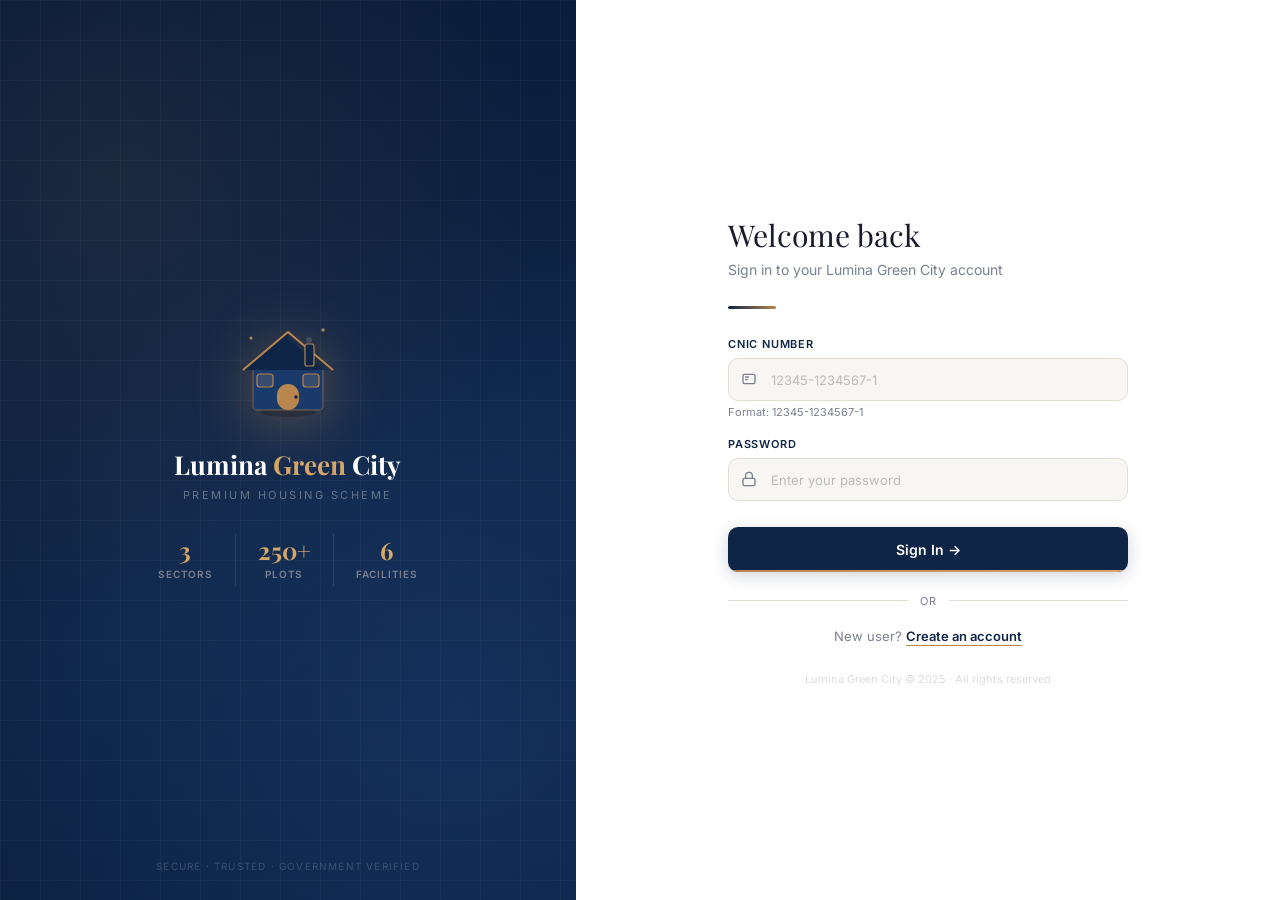
<file: index.html>
<!DOCTYPE html>
<html lang="en">
<head>
  <meta charset="UTF-8">
  <meta name="viewport" content="width=device-width, initial-scale=1.0">
  <title>Home — Lumina Green City</title>
  <meta name="description" content="Lumina Green City — Pakistan's premier housing scheme offering premium residences across Sector A, B & C with world-class amenities.">
  <link href="https://fonts.googleapis.com/css2?family=Playfair+Display:wght@500;600;700&family=Inter:wght@300;400;500;600;700&display=swap" rel="stylesheet">
  <link rel="stylesheet" href="style.css">
</head>
<body>

<!-- ───────────────── NAV ───────────────── -->
<nav class="user-nav">
  <div class="nav-logo">
    <svg viewBox="0 0 110 110" fill="none" style="width:32px;height:32px;filter:drop-shadow(0 2px 8px rgba(201,151,58,0.55))">
      <rect x="20" y="54" width="70" height="42" rx="4" fill="#1a3a6b" stroke="rgba(201,151,58,0.4)" stroke-width="1.5"/>
      <path d="M10 56 L55 18 L100 56" fill="#0f2547" stroke="#c9973a" stroke-width="2" stroke-linejoin="round"/>
      <rect x="44" y="70" width="22" height="26" rx="11" fill="#c9973a"/>
      <rect x="24" y="60" width="16" height="13" rx="3" fill="rgba(201,151,58,0.12)" stroke="#c9973a" stroke-width="1.2"/>
      <rect x="70" y="60" width="16" height="13" rx="3" fill="rgba(201,151,58,0.12)" stroke="#c9973a" stroke-width="1.2"/>
    </svg>
    <span class="nav-brand">Lumina <span>Green</span> City</span>
  </div>
  <div class="nav-links">
    <a href="index.html" class="active">Home</a>
    <a href="sectors.html" class="nav-special-btn">Sectors</a> 
    <a href="properties.html"class="nav-special-btn">Properties</a>
    <a href="search.html"class="nav-special-btn">Smart Search</a>
    <a href="facilities.html"class="nav-special-btn">Facilities</a>
    <a href="apply.html"class="nav-special-btn">Apply</a>
    <a href="contact.html" class="nav-special-btn">Contact</a>
    <a href="pricechart.html" class="nav-special-btn">📊 Price Chart</a>
    <a href="chatbot.html" class="nav-special-btn">💬 AI Assistant</a>
    <a href="aboutus.html" class="nav-special-btn">About Us</a>
  </div>
  <div class="nav-right">
    <span class="admin-badge" id="welcomeName"></span>
    <button class="logout-btn" onclick="logout()">Logout</button>
  </div>
</nav>

<!-- ───────────────── HERO ───────────────── -->
<div class="banner" id="home">
  <div class="banner-content">
    <div class="banner-eyebrow">
      <svg width="12" height="12" viewBox="0 0 24 24" fill="none" stroke="#e0b96a" stroke-width="2.5"><polygon points="12 2 15.09 8.26 22 9.27 17 14.14 18.18 21.02 12 17.77 5.82 21.02 7 14.14 2 9.27 8.91 8.26 12 2"/></svg>
      <span>Pakistan's Premier Housing Scheme</span>
    </div>
    <h1>Welcome to<br>Lumina <em>Green</em> City</h1>
    <p class="banner-desc">Browse premium residences across Sector A, B &amp; C — from 5 Marla homes to grand 1 Kanal estates with private pools.</p>
    <p class="banner-highlight">Our platform is powered by an advanced <strong style="color:rgba(255,255,255,0.75)">Smart Search system</strong> and a real-time <strong style="color:rgba(255,255,255,0.75)">AI Property Assistant</strong>, letting you instantly find properties, extract specifications, and get personalised guidance — all in one place.</p>
    <div class="banner-btns">
      <a href="properties.html" class="cta-btn">
        <svg width="16" height="16" viewBox="0 0 24 24" fill="none" stroke="currentColor" stroke-width="2.5"><path d="M3 9l9-7 9 7v11a2 2 0 0 1-2 2H5a2 2 0 0 1-2-2z"/></svg>
        Browse Properties
      </a>
      <a href="apply.html" class="cta-btn outline">Apply Now →</a>
    </div>
  </div>
</div>

<!-- ───────────────── STATS STRIP ───────────────── -->
<div class="stats-strip">
  <div class="stat-item">
    <div class="stat-icon"><svg width="20" height="20" viewBox="0 0 24 24" fill="none" stroke="currentColor" stroke-width="2"><path d="M3 9l9-7 9 7v11a2 2 0 0 1-2 2H5a2 2 0 0 1-2-2z"/></svg></div>
    <div><div class="stat-val">150+</div><div class="stat-lbl">Total Properties</div></div>
  </div>
  <div class="stat-item">
    <div class="stat-icon"><svg width="20" height="20" viewBox="0 0 24 24" fill="none" stroke="currentColor" stroke-width="2"><rect x="2" y="3" width="20" height="14" rx="2"/><path d="M8 21h8M12 17v4"/></svg></div>
    <div><div class="stat-val">3</div><div class="stat-lbl">Sectors</div></div>
  </div>
  <div class="stat-item">
    <div class="stat-icon"><svg width="20" height="20" viewBox="0 0 24 24" fill="none" stroke="currentColor" stroke-width="2"><circle cx="12" cy="10" r="3"/><path d="M12 2a8 8 0 0 0-8 8c0 5 8 12 8 12s8-7 8-12a8 8 0 0 0-8-8z"/></svg></div>
    <div><div class="stat-val">8+</div><div class="stat-lbl">Amenity Types</div></div>
  </div>
  <div class="stat-item">
    <div class="stat-icon"><svg width="20" height="20" viewBox="0 0 24 24" fill="none" stroke="currentColor" stroke-width="2"><path d="M17 21v-2a4 4 0 0 0-4-4H5a4 4 0 0 0-4 4v2"/><circle cx="9" cy="7" r="4"/><path d="M23 21v-2a4 4 0 0 0-3-3.87"/><path d="M16 3.13a4 4 0 0 1 0 7.75"/></svg></div>
    <div><div class="stat-val">500+</div><div class="stat-lbl">Families Served</div></div>
  </div>
</div>

<footer>Lumina Green City © 2025 · All rights reserved · info@luminagreencity.pk · +92-311-1234567</footer>

<script src="script.js"></script>
</body>
</html>
</file>
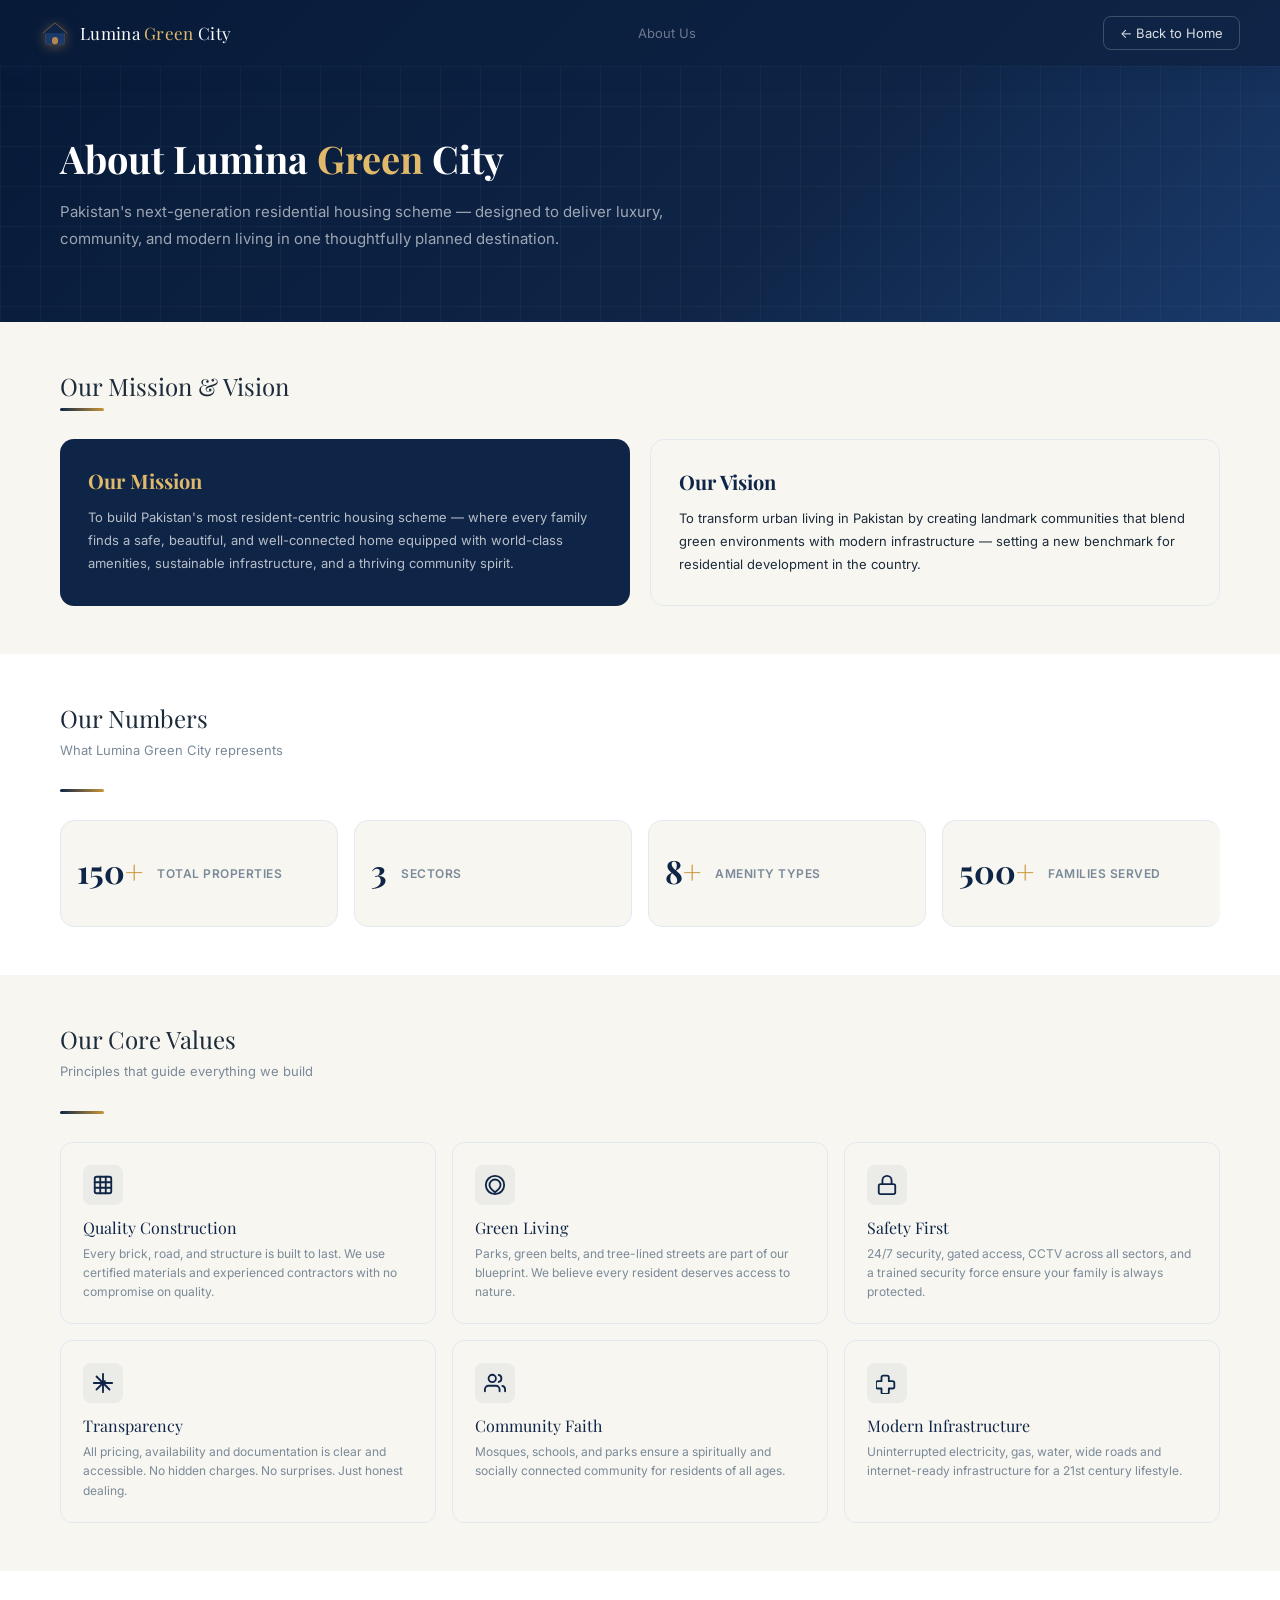
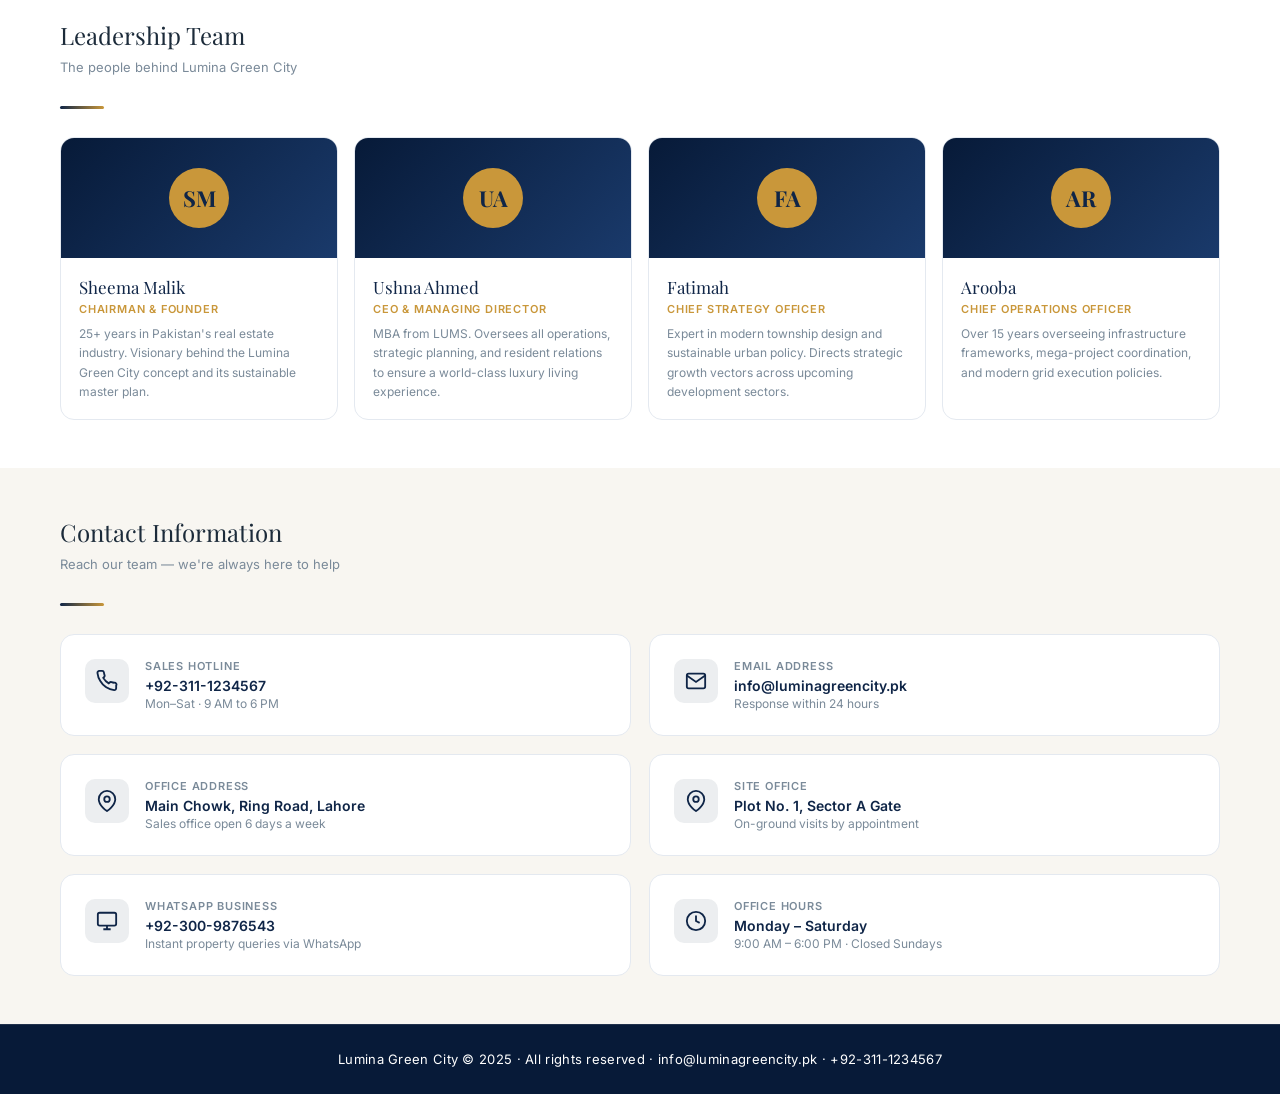
<file: aboutus.html>
<!DOCTYPE html>
<html lang="en">
<head>
  <meta charset="UTF-8">
  <meta name="viewport" content="width=device-width, initial-scale=1.0">
  <title>About Us — Lumina Green City</title>
  <link href="https://fonts.googleapis.com/css2?family=Playfair+Display:wght@600;700&family=Inter:wght@300;400;500;600&display=swap" rel="stylesheet">
  <link rel="stylesheet" href="style.css">
  <style>
    body { background: var(--cream); }
    .page-nav { background: linear-gradient(135deg, #071a38, var(--navy)); padding: 0 40px; display: flex; align-items: center; justify-content: space-between; height: 66px; box-shadow: 0 2px 20px rgba(15,37,71,0.35); position: sticky; top: 0; z-index: 100; }
    .back-btn { color: rgba(255,255,255,0.85); text-decoration: none; font-size: 13px; padding: 8px 16px; border: 1px solid rgba(255,255,255,0.2); border-radius: 8px; transition: all 0.2s; display: flex; align-items: center; gap: 6px; }
    .back-btn:hover { background: rgba(255,255,255,0.1); color: #fff; }

    .about-hero { background: linear-gradient(135deg, #071a38 0%, var(--navy) 60%, #1a3a6b 100%); padding: 70px 60px; position: relative; overflow: hidden; }
    .about-hero::after { content: ''; position: absolute; inset: 0; background-image: linear-gradient(rgba(255,255,255,0.03) 1px, transparent 1px), linear-gradient(90deg, rgba(255,255,255,0.03) 1px, transparent 1px); background-size: 40px 40px; pointer-events: none; }
    .about-hero-content { position: relative; z-index: 1; max-width: 680px; }
    .about-hero h1 { font-family: 'Playfair Display', serif; font-size: 38px; color: #fff; margin-bottom: 16px; line-height: 1.2; }
    .about-hero h1 span { color: var(--gold2); }
    .about-hero p { font-size: 15px; color: rgba(255,255,255,0.6); line-height: 1.8; }

    .section { padding: 48px 60px; }
    .section.alt { background: var(--white); }
    .section-title { font-family: 'Playfair Display', serif; font-size: 24px; color: var(--text); margin-bottom: 6px; }
    .section-sub { font-size: 13px; color: var(--muted); margin-bottom: 28px; }
    .s-gold-line { width: 44px; height: 3px; background: linear-gradient(90deg, var(--navy), var(--gold)); border-radius: 2px; margin-bottom: 28px; }

    /* Mission / Vision */
    .mv-grid { display: grid; grid-template-columns: 1fr 1fr; gap: 20px; }
    .mv-card { border-radius: 14px; padding: 28px; }
    .mv-card.mission { background: var(--navy); color: #fff; }
    .mv-card.vision { background: var(--cream); border: 1px solid var(--border); }
    .mv-card h4 { font-family: 'Playfair Display', serif; font-size: 20px; margin-bottom: 12px; }
    .mv-card.mission h4 { color: var(--gold2); }
    .mv-card.vision h4 { color: var(--navy); }
    .mv-card p { font-size: 13px; line-height: 1.8; }
    .mv-card.mission p { color: rgba(255,255,255,0.7); }
    .mv-card.vision p { color: var(--text); }

    /* Stats */
    .stats-row { display: grid; grid-template-columns: repeat(4, 1fr); gap: 16px; margin-bottom: 0; }
    .stat-item { text-align: center; padding: 28px 16px; background: var(--cream); border: 1px solid var(--border); border-radius: 14px; }
    .stat-num { font-family: 'Playfair Display', serif; font-size: 32px; color: var(--navy); font-weight: 700; margin-bottom: 6px; }
    .stat-num span { color: var(--gold); }
    .stat-label { font-size: 12px; color: var(--muted); font-weight: 600; text-transform: uppercase; letter-spacing: 0.5px; }

    /* Team */
    .team-grid { display: grid; grid-template-columns: repeat(4, 1fr); gap: 16px; }
    .team-card { background: var(--white); border: 1px solid var(--border); border-radius: 14px; overflow: hidden; transition: transform 0.2s, box-shadow 0.2s; }
    .team-card:hover { transform: translateY(-3px); box-shadow: 0 8px 24px rgba(0,0,0,0.1); }
    .team-avatar { height: 120px; background: linear-gradient(135deg, #071a38, #1a3a6b); display: flex; align-items: center; justify-content: center; }
    .avatar-initials { width: 60px; height: 60px; background: var(--gold); border-radius: 50%; display: flex; align-items: center; justify-content: center; font-family: 'Playfair Display', serif; font-size: 22px; color: var(--navy); font-weight: 700; }
    .team-info { padding: 18px; }
    .team-name { font-family: 'Playfair Display', serif; font-size: 17px; color: var(--navy); margin-bottom: 4px; }
    .team-role { font-size: 11px; font-weight: 600; text-transform: uppercase; letter-spacing: 0.8px; color: var(--gold); margin-bottom: 8px; }
    .team-bio { font-size: 12px; color: var(--muted); line-height: 1.6; }

    /* Contact Details */
    .contact-cards { display: grid; grid-template-columns: repeat(2, 1fr); gap: 18px; }
    .contact-detail-card { background: var(--white); border: 1px solid var(--border); border-radius: 14px; padding: 24px; display: flex; gap: 16px; align-items: flex-start; transition: border-color 0.2s; }
    .contact-detail-card:hover { border-color: var(--navy); }
    .cdc-icon { width: 44px; height: 44px; background: rgba(15,37,71,0.08); border-radius: 10px; display: flex; align-items: center; justify-content: center; flex-shrink: 0; }
    .cdc-icon svg { color: var(--navy); }
    .cdc-label { font-size: 11px; font-weight: 600; text-transform: uppercase; letter-spacing: 0.8px; color: var(--muted); margin-bottom: 4px; }
    .cdc-value { font-size: 14px; font-weight: 600; color: var(--navy); margin-bottom: 2px; }
    .cdc-sub { font-size: 12px; color: var(--muted); }

    /* Values */
    .values-grid { display: grid; grid-template-columns: repeat(3, 1fr); gap: 16px; }
    .value-item { padding: 22px; background: var(--cream); border: 1px solid var(--border); border-radius: 12px; }
    .value-icon-graphics { display: flex; align-items: center; justify-content: center; width: 40px; height: 40px; background: rgba(15,37,71,0.05); border-radius: 8px; color: var(--navy); margin-bottom: 12px; }
    .value-title { font-family: 'Playfair Display', serif; font-size: 16px; color: var(--navy); margin-bottom: 6px; }
    .value-desc { font-size: 12px; color: var(--muted); line-height: 1.6; }

    /* Redesigned Footer */
    footer { background: #071a38; color: #ffffff; padding: 24px 40px; text-align: center; font-size: 13px; border-top: 1px solid rgba(255,255,255,0.1); letter-spacing: 0.3px; line-height: 1.6; }

    @media(max-width:992px){ .team-grid { grid-template-columns: repeat(2, 1fr); } }
    @media(max-width:768px){ .mv-grid,.team-grid,.stats-row,.contact-cards,.values-grid{grid-template-columns:1fr} .section{padding:32px 20px} .about-hero{padding:40px 24px} .about-hero h1{font-size:26px} }
  </style>
</head>
<body>

<nav class="page-nav">
  <div class="nav-logo">
    <svg viewBox="0 0 110 110" fill="none" style="width:30px;height:30px;filter:drop-shadow(0 2px 6px rgba(184,134,78,0.5))">
      <rect x="20" y="54" width="70" height="42" rx="4" fill="#1a3a6b" stroke="rgba(184,134,78,0.4)" stroke-width="1.5"/>
      <path d="M10 56 L55 18 L100 56" fill="#0f2547" stroke="#b8864e" stroke-width="2" stroke-linejoin="round"/>
      <rect x="44" y="70" width="22" height="26" rx="11" fill="#b8864e"/>
    </svg>
    <span class="nav-brand">Lumina <span>Green</span> City</span>
  </div>
  <div style="color:rgba(255,255,255,0.4);font-size:13px;">About Us</div>
  <a href="index.html" class="back-btn">← Back to Home</a>
</nav>

<div class="about-hero">
  <div class="about-hero-content">
    <h1>About Lumina <span>Green</span> City</h1>
    <p>Pakistan's next-generation residential housing scheme — designed to deliver luxury, community, and modern living in one thoughtfully planned destination.</p>
  </div>
</div>

<div class="section">
  <div class="section-title">Our Mission & Vision</div>
  <div class="s-gold-line"></div>
  <div class="mv-grid">
    <div class="mv-card mission">
      <h4>Our Mission</h4>
      <p>To build Pakistan's most resident-centric housing scheme — where every family finds a safe, beautiful, and well-connected home equipped with world-class amenities, sustainable infrastructure, and a thriving community spirit.</p>
    </div>
    <div class="mv-card vision">
      <h4>Our Vision</h4>
      <p>To transform urban living in Pakistan by creating landmark communities that blend green environments with modern infrastructure — setting a new benchmark for residential development in the country.</p>
    </div>
  </div>
</div>

<div class="section alt">
  <div class="section-title">Our Numbers</div>
  <div class="section-sub">What Lumina Green City represents</div>
  <div class="s-gold-line"></div>
  <div class="stats-row">
    <div class="stat-item">
      <div class="stat-num">150<span>+</span></div>
      <div class="stat-label">Total Properties</div>
    </div>
    <div class="stat-item">
      <div class="stat-num">3</div>
      <div class="stat-label">Sectors</div>
    </div>
    <div class="stat-item">
      <div class="stat-num">8<span>+</span></div>
      <div class="stat-label">Amenity Types</div>
    </div>
    <div class="stat-item">
      <div class="stat-num">500<span>+</span></div>
      <div class="stat-label">Families Served</div>
    </div>
  </div>
</div>

<div class="section">
  <div class="section-title">Our Core Values</div>
  <div class="section-sub">Principles that guide everything we build</div>
  <div class="s-gold-line"></div>
  <div class="values-grid">
    <div class="value-item">
      <div class="value-icon-graphics">
        <svg width="22" height="22" viewBox="0 0 24 24" fill="none" stroke="currentColor" stroke-width="2" stroke-linecap="round" stroke-linejoin="round"><rect x="3" y="3" width="18" height="18" rx="2"/><path d="M9 3v18M15 3v18M3 9h18M3 15h18"/></svg>
      </div>
      <div class="value-title">Quality Construction</div>
      <div class="value-desc">Every brick, road, and structure is built to last. We use certified materials and experienced contractors with no compromise on quality.</div>
    </div>
    <div class="value-item">
      <div class="value-icon-graphics">
        <svg width="22" height="22" viewBox="0 0 24 24" fill="none" stroke="currentColor" stroke-width="2" stroke-linecap="round" stroke-linejoin="round"><path d="M12 22c5.523 0 10-4.477 10-10S17.523 2 12 2 2 6.477 2 12s4.477 10 10 10z"/><path d="M12 6a6 6 0 0 1 6 6c0 3.5-3 5.5-6 8-3-2.5-6-4.5-6-8a6 6 0 0 1 6-6z"/></svg>
      </div>
      <div class="value-title">Green Living</div>
      <div class="value-desc">Parks, green belts, and tree-lined streets are part of our blueprint. We believe every resident deserves access to nature.</div>
    </div>
    <div class="value-item">
      <div class="value-icon-graphics">
        <svg width="22" height="22" viewBox="0 0 24 24" fill="none" stroke="currentColor" stroke-width="2" stroke-linecap="round" stroke-linejoin="round"><rect x="3" y="11" width="18" height="11" rx="2" ry="2"/><path d="M7 11V7a5 5 0 0 1 10 0v4"/></svg>
      </div>
      <div class="value-title">Safety First</div>
      <div class="value-desc">24/7 security, gated access, CCTV across all sectors, and a trained security force ensure your family is always protected.</div>
    </div>
    <div class="value-item">
      <div class="value-icon-graphics">
        <svg width="22" height="22" viewBox="0 0 24 24" fill="none" stroke="currentColor" stroke-width="2" stroke-linecap="round" stroke-linejoin="round"><path d="M2 12h20M12 2v20M4.93 4.93l14.14 14.14M4.93 19.07L14.14 9.86"/></svg>
      </div>
      <div class="value-title">Transparency</div>
      <div class="value-desc">All pricing, availability and documentation is clear and accessible. No hidden charges. No surprises. Just honest dealing.</div>
    </div>
    <div class="value-item">
      <div class="value-icon-graphics">
        <svg width="22" height="22" viewBox="0 0 24 24" fill="none" stroke="currentColor" stroke-width="2" stroke-linecap="round" stroke-linejoin="round"><path d="M17 21v-2a4 4 0 0 0-4-4H5a4 4 0 0 0-4 4v2"/><circle cx="9" cy="7" r="4"/><path d="M23 21v-2a4 4 0 0 0-3-3.87M16 3.13a4 4 0 0 1 0 7.75"/></svg>
      </div>
      <div class="value-title">Community Faith</div>
      <div class="value-desc">Mosques, schools, and parks ensure a spiritually and socially connected community for residents of all ages.</div>
    </div>
    <div class="value-item">
      <div class="value-icon-graphics">
        <svg width="22" height="22" viewBox="0 0 24 24" fill="none" stroke="currentColor" stroke-width="2" stroke-linecap="round" stroke-linejoin="round"><path d="M18 10h-4V6a2 2 0 0 0-2-2H8a2 2 0 0 0-2 2v4H2a2 2 0 0 0-2 2v4a2 2 0 0 0 2 2h4v4a2 2 0 0 0 2 2h4a2 2 0 0 0 2-2v-4h4a2 2 0 0 0 2-2v-4a2 2 0 0 0-2-2z"/></svg>
      </div>
      <div class="value-title">Modern Infrastructure</div>
      <div class="value-desc">Uninterrupted electricity, gas, water, wide roads and internet-ready infrastructure for a 21st century lifestyle.</div>
    </div>
  </div>
</div>

<div class="section alt">
  <div class="section-title">Leadership Team</div>
  <div class="section-sub">The people behind Lumina Green City</div>
  <div class="s-gold-line"></div>
  <div class="team-grid">
    <div class="team-card">
      <div class="team-avatar"><div class="avatar-initials">SM</div></div>
      <div class="team-info">
        <div class="team-name">Sheema Malik</div>
        <div class="team-role">Chairman & Founder</div>
        <div class="team-bio">25+ years in Pakistan's real estate industry. Visionary behind the Lumina Green City concept and its sustainable master plan.</div>
      </div>
    </div>
    <div class="team-card">
      <div class="team-avatar"><div class="avatar-initials">UA</div></div>
      <div class="team-info">
        <div class="team-name">Ushna Ahmed</div>
        <div class="team-role">CEO & Managing Director</div>
        <div class="team-bio">MBA from LUMS. Oversees all operations, strategic planning, and resident relations to ensure a world-class luxury living experience.</div>
      </div>
    </div>
    <div class="team-card">
      <div class="team-avatar"><div class="avatar-initials">FA</div></div>
      <div class="team-info">
        <div class="team-name">Fatimah</div>
        <div class="team-role">Chief Strategy Officer</div>
        <div class="team-bio">Expert in modern township design and sustainable urban policy. Directs strategic growth vectors across upcoming development sectors.</div>
      </div>
    </div>
    <div class="team-card">
      <div class="team-avatar"><div class="avatar-initials">AR</div></div>
      <div class="team-info">
        <div class="team-name">Arooba</div>
        <div class="team-role">Chief Operations Officer</div>
        <div class="team-bio">Over 15 years overseeing infrastructure frameworks, mega-project coordination, and modern grid execution policies.</div>
      </div>
    </div>
  </div>
</div>

<div class="section">
  <div class="section-title">Contact Information</div>
  <div class="section-sub">Reach our team — we're always here to help</div>
  <div class="s-gold-line"></div>
  <div class="contact-cards">
    <div class="contact-detail-card">
      <div class="cdc-icon"><svg width="22" height="22" viewBox="0 0 24 24" fill="none" stroke="currentColor" stroke-width="2"><path d="M22 16.92v3a2 2 0 0 1-2.18 2 19.79 19.79 0 0 1-8.63-3.07A19.5 19.5 0 0 1 4.69 12a19.79 19.79 0 0 1-3.07-8.67A2 2 0 0 1 3.62 1h3a2 2 0 0 1 2 1.72c.127.96.361 1.903.7 2.81a2 2 0 0 1-.45 2.11L7.91 8.6a16 16 0 0 0 6 6l.96-.96a2 2 0 0 1 2.11-.45 12.84 12.84 0 0 0 2.81.7A2 2 0 0 1 22 16.92z"/></svg></div>
      <div><div class="cdc-label">Sales Hotline</div><div class="cdc-value">+92-311-1234567</div><div class="cdc-sub">Mon–Sat · 9 AM to 6 PM</div></div>
    </div>
    <div class="contact-detail-card">
      <div class="cdc-icon"><svg width="22" height="22" viewBox="0 0 24 24" fill="none" stroke="currentColor" stroke-width="2"><path d="M4 4h16c1.1 0 2 .9 2 2v12c0 1.1-.9 2-2 2H4c-1.1 0-2-.9-2-2V6c0-1.1.9-2 2-2z"/><polyline points="22,6 12,13 2,6"/></svg></div>
      <div><div class="cdc-label">Email Address</div><div class="cdc-value">info@luminagreencity.pk</div><div class="cdc-sub">Response within 24 hours</div></div>
    </div>
    <div class="contact-detail-card">
      <div class="cdc-icon"><svg width="22" height="22" viewBox="0 0 24 24" fill="none" stroke="currentColor" stroke-width="2"><path d="M21 10c0 7-9 13-9 13s-9-6-9-13a9 9 0 0 1 18 0z"/><circle cx="12" cy="10" r="3"/></svg></div>
      <div><div class="cdc-label">Office Address</div><div class="cdc-value">Main Chowk, Ring Road, Lahore</div><div class="cdc-sub">Sales office open 6 days a week</div></div>
    </div>
    <div class="contact-detail-card">
      <div class="cdc-icon"><svg width="22" height="22" viewBox="0 0 24 24" fill="none" stroke="currentColor" stroke-width="2"><path d="M21 10c0 7-9 13-9 13s-9-6-9-13a9 9 0 0 1 18 0z"/><circle cx="12" cy="10" r="3"/></svg></div>
      <div><div class="cdc-label">Site Office</div><div class="cdc-value">Plot No. 1, Sector A Gate</div><div class="cdc-sub">On-ground visits by appointment</div></div>
    </div>
    <div class="contact-detail-card">
      <div class="cdc-icon"><svg width="22" height="22" viewBox="0 0 24 24" fill="none" stroke="currentColor" stroke-width="2"><rect x="2" y="3" width="20" height="14" rx="2"/><path d="M8 21h8M12 17v4"/></svg></div>
      <div><div class="cdc-label">WhatsApp Business</div><div class="cdc-value">+92-300-9876543</div><div class="cdc-sub">Instant property queries via WhatsApp</div></div>
    </div>
    <div class="contact-detail-card">
      <div class="cdc-icon"><svg width="22" height="22" viewBox="0 0 24 24" fill="none" stroke="currentColor" stroke-width="2"><circle cx="12" cy="12" r="10"/><polyline points="12 6 12 12 16 14"/></svg></div>
      <div><div class="cdc-label">Office Hours</div><div class="cdc-value">Monday – Saturday</div><div class="cdc-sub">9:00 AM – 6:00 PM · Closed Sundays</div></div>
    </div>
  </div>
</div>

<footer>
  Lumina Green City © 2025 · All rights reserved · info@luminagreencity.pk · +92-311-1234567
</footer>

</body>
</html>
</file>
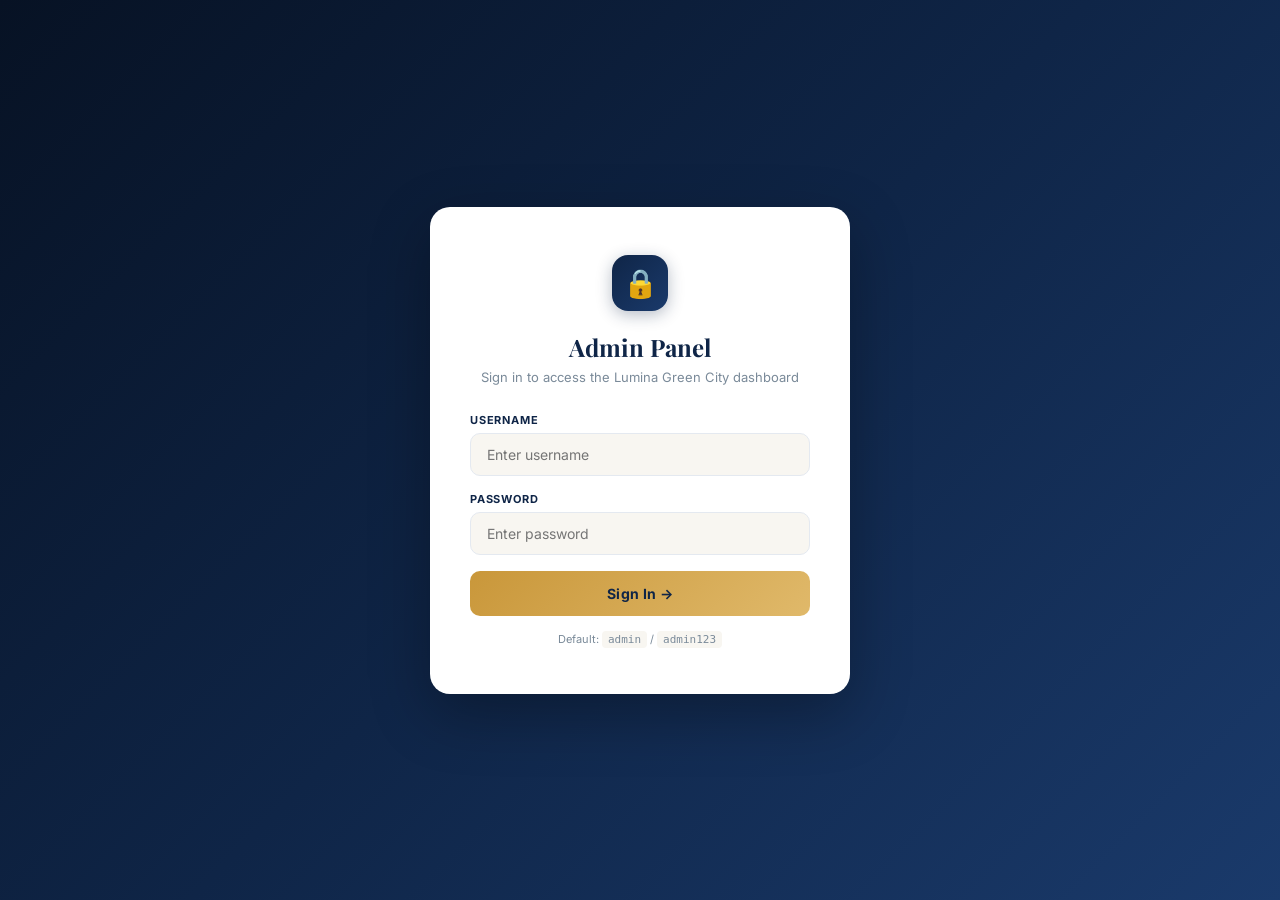
<file: admin.html>
<!DOCTYPE html>
<html lang="en">
<head>
  <meta charset="UTF-8">
  <meta name="viewport" content="width=device-width, initial-scale=1.0">
  <title>Admin Panel — Lumina Green City</title>
  <link href="https://fonts.googleapis.com/css2?family=Playfair+Display:wght@600;700&family=Inter:wght@300;400;500;600;700&display=swap" rel="stylesheet">
  <style>
    :root {
      --navy: #0f2547; --navy2: #0a1d38; --gold: #c9973a; --gold2: #e0b96a;
      --text: #1c2b3a; --muted: #7a8a99; --border: #e4e9f0;
      --white: #ffffff; --cream: #f8f6f1; --green: #2d9e6b; --red: #c0392b;
    }
    *, *::before, *::after { box-sizing: border-box; margin: 0; padding: 0; }
    body { font-family: 'Inter', sans-serif; background: #f0f2f5; color: var(--text); min-height: 100vh; }

    /* ── Login Overlay ── */
    .login-overlay {
      position: fixed; inset: 0; z-index: 1000;
      background: linear-gradient(135deg, #071224 0%, var(--navy) 50%, #1a3a6b 100%);
      display: flex; align-items: center; justify-content: center;
      transition: opacity 0.5s, visibility 0.5s;
    }
    .login-overlay.hidden { opacity: 0; visibility: hidden; pointer-events: none; }
    .login-card {
      background: var(--white); border-radius: 20px; padding: 48px 40px;
      width: 100%; max-width: 420px; text-align: center;
      box-shadow: 0 20px 60px rgba(0,0,0,0.3);
      animation: slideUp 0.6s cubic-bezier(0.16, 1, 0.3, 1);
    }
    @keyframes slideUp { from { transform: translateY(30px); opacity: 0; } to { transform: translateY(0); opacity: 1; } }
    .login-card .logo-icon {
      width: 56px; height: 56px; background: linear-gradient(135deg, var(--navy), #1a3a6b);
      border-radius: 16px; display: flex; align-items: center; justify-content: center;
      font-size: 28px; margin: 0 auto 20px; box-shadow: 0 4px 16px rgba(15,37,71,0.3);
    }
    .login-card h2 {
      font-family: 'Playfair Display', serif; font-size: 24px; color: var(--navy); margin-bottom: 6px;
    }
    .login-card .sub { font-size: 13px; color: var(--muted); margin-bottom: 28px; }
    .login-card label {
      display: block; text-align: left; font-size: 11px; font-weight: 700;
      letter-spacing: 0.8px; text-transform: uppercase; color: var(--navy); margin-bottom: 6px;
    }
    .login-card input {
      width: 100%; padding: 12px 16px; border: 1.5px solid var(--border); border-radius: 10px;
      font-size: 14px; font-family: 'Inter', sans-serif; outline: none;
      background: var(--cream); margin-bottom: 16px; transition: border-color 0.2s;
    }
    .login-card input:focus { border-color: var(--gold); box-shadow: 0 0 0 3px rgba(201,151,58,0.1); }
    .login-btn {
      width: 100%; padding: 14px; background: linear-gradient(135deg, var(--gold), var(--gold2));
      border: none; border-radius: 10px; color: var(--navy); font-weight: 700;
      font-size: 14px; cursor: pointer; transition: all 0.25s;
      font-family: 'Inter', sans-serif; letter-spacing: 0.3px;
    }
    .login-btn:hover { transform: translateY(-2px); box-shadow: 0 6px 20px rgba(201,151,58,0.35); }
    .login-error {
      color: var(--red); font-size: 12px; margin-top: 12px; display: none;
      padding: 8px 14px; background: rgba(192,57,43,0.08); border-radius: 8px;
    }
    .login-error.show { display: block; animation: shake 0.4s; }
    @keyframes shake { 0%,100%{ transform: translateX(0); } 25%{ transform: translateX(-6px); } 75%{ transform: translateX(6px); } }
    .login-hint { font-size: 11px; color: var(--muted); margin-top: 16px; }
    .login-hint code { background: var(--cream); padding: 2px 6px; border-radius: 4px; font-size: 11px; }

    /* ── Top Nav Bar ── */
    .admin-nav {
      background: linear-gradient(135deg, #071224, var(--navy));
      padding: 0 32px; height: 60px; display: flex; align-items: center;
      justify-content: space-between; box-shadow: 0 2px 16px rgba(15,37,71,0.3);
      position: sticky; top: 0; z-index: 100;
    }
    .admin-nav .brand {
      display: flex; align-items: center; gap: 10px;
      font-family: 'Playfair Display', serif; font-size: 16px; color: #fff; font-weight: 700;
    }
    .admin-nav .brand span { color: var(--gold); }
    .admin-nav .badge {
      background: rgba(201,151,58,0.15); color: var(--gold); padding: 4px 12px;
      border-radius: 6px; font-size: 11px; font-weight: 600; letter-spacing: 0.5px;
    }
    .admin-nav .nav-right { display: flex; align-items: center; gap: 12px; }
    .admin-nav .home-link {
      color: rgba(255,255,255,0.6); text-decoration: none; font-size: 13px;
      padding: 6px 14px; border: 1px solid rgba(255,255,255,0.15); border-radius: 8px;
      transition: all 0.2s;
    }
    .admin-nav .home-link:hover { color: #fff; background: rgba(255,255,255,0.08); }
    .logout-link {
      color: rgba(255,255,255,0.6); text-decoration: none; font-size: 13px;
      padding: 6px 14px; border-radius: 8px; transition: all 0.2s; cursor: pointer;
      background: rgba(192,57,43,0.2); border: 1px solid rgba(192,57,43,0.3);
    }
    .logout-link:hover { background: rgba(192,57,43,0.4); color: #fff; }

    /* ── Dashboard Content ── */
    .dashboard { max-width: 1200px; margin: 0 auto; padding: 28px 32px; }

    /* ── Stats Cards ── */
    .stats-grid {
      display: grid; grid-template-columns: repeat(5, 1fr); gap: 16px; margin-bottom: 28px;
    }
    .stat-card {
      background: var(--white); border: 1px solid var(--border); border-radius: 14px;
      padding: 20px; text-align: center; transition: all 0.25s;
      box-shadow: 0 2px 8px rgba(0,0,0,0.03);
    }
    .stat-card:hover { transform: translateY(-3px); box-shadow: 0 8px 24px rgba(0,0,0,0.08); }
    .stat-card .icon {
      width: 40px; height: 40px; border-radius: 12px; display: flex;
      align-items: center; justify-content: center; margin: 0 auto 10px; font-size: 20px;
    }
    .stat-card .icon.blue { background: rgba(15,37,71,0.08); }
    .stat-card .icon.gold { background: rgba(201,151,58,0.12); }
    .stat-card .icon.green { background: rgba(45,158,107,0.1); }
    .stat-card .icon.amber { background: rgba(230,168,23,0.1); }
    .stat-card .icon.purple { background: rgba(142,68,173,0.1); }
    .stat-card .val {
      font-family: 'Playfair Display', serif; font-size: 28px;
      color: var(--navy); font-weight: 700; line-height: 1;
    }
    .stat-card .lbl {
      font-size: 11px; color: var(--muted); margin-top: 6px;
      font-weight: 600; letter-spacing: 0.5px; text-transform: uppercase;
    }

    /* ── Section Tabs ── */
    .section-tabs {
      display: flex; gap: 0; margin-bottom: 20px; background: var(--white);
      border: 1px solid var(--border); border-radius: 12px; overflow: hidden;
    }
    .tab-btn {
      flex: 1; padding: 14px 20px; border: none; background: transparent;
      font-size: 13px; font-weight: 600; color: var(--muted); cursor: pointer;
      transition: all 0.2s; font-family: 'Inter', sans-serif; letter-spacing: 0.3px;
      border-bottom: 3px solid transparent;
    }
    .tab-btn:hover { color: var(--navy); background: var(--cream); }
    .tab-btn.active { color: var(--navy); background: var(--cream); border-bottom-color: var(--gold); }

    /* ── Table Cards ── */
    .table-card {
      background: var(--white); border: 1px solid var(--border);
      border-radius: 16px; overflow: hidden; margin-bottom: 24px;
      box-shadow: 0 2px 12px rgba(0,0,0,0.04);
    }
    .table-card .card-header {
      padding: 20px 24px; border-bottom: 1px solid var(--border);
      display: flex; align-items: center; justify-content: space-between;
    }
    .table-card .card-header h3 {
      font-family: 'Playfair Display', serif; font-size: 18px; color: var(--navy);
    }
    .table-card .card-header .count {
      background: var(--cream); color: var(--navy); padding: 4px 12px;
      border-radius: 8px; font-size: 12px; font-weight: 600;
    }
    .data-table { width: 100%; border-collapse: collapse; font-size: 13px; }
    .data-table th {
      background: #f8fafc; padding: 12px 16px; text-align: left;
      font-weight: 700; font-size: 11px; letter-spacing: 0.5px;
      text-transform: uppercase; color: var(--muted); border-bottom: 1px solid var(--border);
    }
    .data-table td {
      padding: 13px 16px; border-bottom: 1px solid var(--border); color: var(--text);
      vertical-align: top;
    }
    .data-table tr:last-child td { border-bottom: none; }
    .data-table tr:hover td { background: #fafbfc; }
    .data-table td.name { font-weight: 600; color: var(--navy); }
    .data-table td.msg {
      max-width: 300px; overflow: hidden; text-overflow: ellipsis; white-space: nowrap;
      color: var(--muted); font-style: italic;
    }
    .status-badge {
      display: inline-block; padding: 3px 10px; border-radius: 12px;
      font-size: 11px; font-weight: 700; letter-spacing: 0.3px;
    }
    .status-badge.pending { background: rgba(230,168,23,0.12); color: #c8890a; }
    .status-badge.approved { background: rgba(45,158,107,0.12); color: var(--green); }

    /* ── Empty State ── */
    .empty-state {
      text-align: center; padding: 48px 24px; color: var(--muted);
    }
    .empty-state .icon { font-size: 48px; margin-bottom: 12px; opacity: 0.4; }
    .empty-state p { font-size: 14px; }

    /* ── Hidden ── */
    .hidden-section { display: none; }

    @media (max-width: 768px) {
      .stats-grid { grid-template-columns: repeat(2, 1fr); }
      .dashboard { padding: 16px; }
      .data-table { font-size: 12px; }
      .data-table td, .data-table th { padding: 10px 12px; }
    }
  </style>
</head>
<body>

<!-- ═══ LOGIN OVERLAY ═══ -->
<div class="login-overlay" id="loginOverlay">
  <div class="login-card">
    <div class="logo-icon">🔒</div>
    <h2>Admin Panel</h2>
    <p class="sub">Sign in to access the Lumina Green City dashboard</p>
    <form onsubmit="adminLogin(event)">
      <label>Username</label>
      <input type="text" id="admin-user" placeholder="Enter username" autocomplete="off">
      <label>Password</label>
      <input type="password" id="admin-pass" placeholder="Enter password">
      <button type="submit" class="login-btn">Sign In →</button>
    </form>
    <div class="login-error" id="login-error">Invalid username or password. Please try again.</div>
    <p class="login-hint">Default: <code>admin</code> / <code>admin123</code></p>
  </div>
</div>

<!-- ═══ NAV BAR ═══ -->
<nav class="admin-nav" id="adminNav" style="display:none;">
  <div class="brand">
    <span>Lumina <span>Green</span> City</span>
    <span class="badge">ADMIN</span>
  </div>
  <div class="nav-right">
    <a href="index.html" class="home-link">← Back to Site</a>
    <span class="logout-link" onclick="adminLogout()">Logout</span>
  </div>
</nav>

<!-- ═══ DASHBOARD ═══ -->
<div class="dashboard" id="dashboardContent" style="display:none;">

  <!-- Stats Strip -->
  <div class="stats-grid" id="statsGrid">
    <div class="stat-card">
      <div class="icon blue">📬</div>
      <div class="val" id="stat-contacts">0</div>
      <div class="lbl">Contact Messages</div>
    </div>
    <div class="stat-card">
      <div class="icon gold">📋</div>
      <div class="val" id="stat-applications">0</div>
      <div class="lbl">Applications</div>
    </div>
    <div class="stat-card">
      <div class="icon amber">⏳</div>
      <div class="val" id="stat-pending">0</div>
      <div class="lbl">Pending Review</div>
    </div>
    <div class="stat-card">
      <div class="icon green">🏠</div>
      <div class="val" id="stat-properties">0</div>
      <div class="lbl">Total Properties</div>
    </div>
    <div class="stat-card">
      <div class="icon purple">✅</div>
      <div class="val" id="stat-available">0</div>
      <div class="lbl">Available Units</div>
    </div>
  </div>

  <!-- Tabs -->
  <div class="section-tabs">
    <button class="tab-btn active" onclick="switchTab('applications')">📋 Housing Applications</button>
    <button class="tab-btn" onclick="switchTab('contacts')">📬 Contact Messages</button>
  </div>

  <!-- Applications Table -->
  <div class="table-card" id="applications-section">
    <div class="card-header">
      <h3>Housing Applications</h3>
      <span class="count" id="app-count">0 entries</span>
    </div>
    <table class="data-table">
      <thead>
        <tr>
          <th>#</th>
          <th>Name</th>
          <th>CNIC</th>
          <th>Property Type</th>
          <th>Phone</th>
          <th>Status</th>
          <th>Date</th>
        </tr>
      </thead>
      <tbody id="app-tbody">
        <tr><td colspan="7"><div class="empty-state"><div class="icon">📋</div><p>No applications yet.</p></div></td></tr>
      </tbody>
    </table>
  </div>

  <!-- Contacts Table -->
  <div class="table-card hidden-section" id="contacts-section">
    <div class="card-header">
      <h3>Contact Messages</h3>
      <span class="count" id="contact-count">0 entries</span>
    </div>
    <table class="data-table">
      <thead>
        <tr>
          <th>#</th>
          <th>Name</th>
          <th>Email</th>
          <th>Message</th>
          <th>Date</th>
        </tr>
      </thead>
      <tbody id="contact-tbody">
        <tr><td colspan="5"><div class="empty-state"><div class="icon">📬</div><p>No messages yet.</p></div></td></tr>
      </tbody>
    </table>
  </div>

</div>

<script>
  let adminAuth = '';

  // ── Admin Login ──
  async function adminLogin(e) {
    e.preventDefault();
    const username = document.getElementById('admin-user').value.trim();
    const password = document.getElementById('admin-pass').value.trim();
    const errEl = document.getElementById('login-error');
    errEl.classList.remove('show');

    try {
      const res = await fetch('/api/admin/login', {
        method: 'POST',
        headers: { 'Content-Type': 'application/json' },
        body: JSON.stringify({ username, password })
      });
      const data = await res.json();

      if (data.success) {
        adminAuth = password;
        document.getElementById('loginOverlay').classList.add('hidden');
        document.getElementById('adminNav').style.display = 'flex';
        document.getElementById('dashboardContent').style.display = 'block';
        loadDashboardData();
      } else {
        errEl.classList.add('show');
      }
    } catch (err) {
      // Fallback: client-side check if server is down
      if (username === 'admin' && password === 'admin123') {
        adminAuth = password;
        document.getElementById('loginOverlay').classList.add('hidden');
        document.getElementById('adminNav').style.display = 'flex';
        document.getElementById('dashboardContent').style.display = 'block';
        loadDashboardData();
      } else {
        errEl.classList.add('show');
      }
    }
  }

  function adminLogout() {
    adminAuth = '';
    document.getElementById('loginOverlay').classList.remove('hidden');
    document.getElementById('adminNav').style.display = 'none';
    document.getElementById('dashboardContent').style.display = 'none';
    document.getElementById('admin-user').value = '';
    document.getElementById('admin-pass').value = '';
  }

  // ── Load Dashboard Data ──
  async function loadDashboardData() {
    try {
      const res = await fetch(`/api/admin/data?auth=${adminAuth}`);
      const data = await res.json();

      if (data.error) {
        alert('Unauthorized. Please login again.');
        adminLogout();
        return;
      }

      // Update stats
      document.getElementById('stat-contacts').textContent = data.stats.total_contacts;
      document.getElementById('stat-applications').textContent = data.stats.total_applications;
      document.getElementById('stat-pending').textContent = data.stats.pending;
      document.getElementById('stat-properties').textContent = data.stats.total_properties;
      document.getElementById('stat-available').textContent = data.stats.available;

      // Populate applications table
      const appTbody = document.getElementById('app-tbody');
      document.getElementById('app-count').textContent = data.applications.length + ' entries';
      if (data.applications.length === 0) {
        appTbody.innerHTML = '<tr><td colspan="7"><div class="empty-state"><div class="icon">📋</div><p>No applications yet. They will appear here once users submit via the Apply page.</p></div></td></tr>';
      } else {
        appTbody.innerHTML = data.applications.map((app, i) => `
          <tr>
            <td>${i + 1}</td>
            <td class="name">${escapeHtml(app.name)}</td>
            <td>${escapeHtml(app.cnic)}</td>
            <td>${escapeHtml(app.type)}</td>
            <td>${escapeHtml(app.phone)}</td>
            <td><span class="status-badge ${app.status === 'Pending' ? 'pending' : 'approved'}">${app.status}</span></td>
            <td>${app.date}</td>
          </tr>
        `).join('');
      }

      // Populate contacts table
      const contactTbody = document.getElementById('contact-tbody');
      document.getElementById('contact-count').textContent = data.contacts.length + ' entries';
      if (data.contacts.length === 0) {
        contactTbody.innerHTML = '<tr><td colspan="5"><div class="empty-state"><div class="icon">📬</div><p>No messages yet. They will appear here once users submit via the Contact page.</p></div></td></tr>';
      } else {
        contactTbody.innerHTML = data.contacts.map((c, i) => `
          <tr>
            <td>${i + 1}</td>
            <td class="name">${escapeHtml(c.name)}</td>
            <td>${escapeHtml(c.email)}</td>
            <td class="msg" title="${escapeHtml(c.message)}">${escapeHtml(c.message)}</td>
            <td>${c.date}</td>
          </tr>
        `).join('');
      }

    } catch (err) {
      console.error('Failed to load admin data:', err);
    }
  }

  // ── Tab Switching ──
  function switchTab(tab) {
    document.querySelectorAll('.tab-btn').forEach(btn => btn.classList.remove('active'));
    if (tab === 'applications') {
      document.getElementById('applications-section').classList.remove('hidden-section');
      document.getElementById('contacts-section').classList.add('hidden-section');
      document.querySelectorAll('.tab-btn')[0].classList.add('active');
    } else {
      document.getElementById('applications-section').classList.add('hidden-section');
      document.getElementById('contacts-section').classList.remove('hidden-section');
      document.querySelectorAll('.tab-btn')[1].classList.add('active');
    }
  }

  // ── XSS Protection ──
  function escapeHtml(str) {
    if (!str) return '';
    const div = document.createElement('div');
    div.textContent = str;
    return div.innerHTML;
  }
</script>

</body>
</html>
</file>
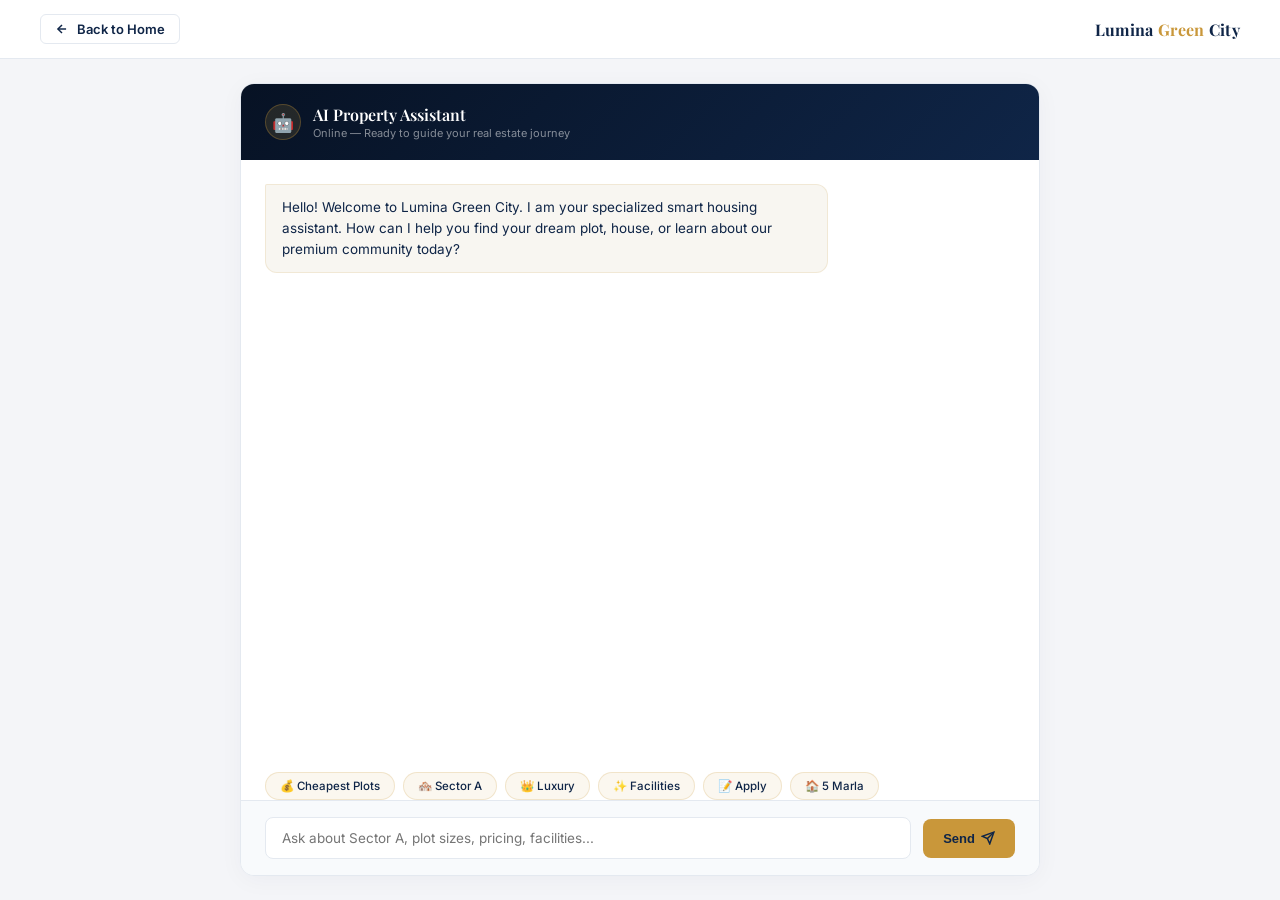
<file: chatbot.html>
<!DOCTYPE html>
<html lang="en">
<head>
  <meta charset="UTF-8">
  <meta name="viewport" content="width=device-width, initial-scale=1.0">
  <title>AI Property Assistant — Lumina Green City</title>
  <link href="https://fonts.googleapis.com/css2?family=Playfair+Display:wght@600;700&family=Inter:wght@300;400;500;600&display=swap" rel="stylesheet">
  <link rel="stylesheet" href="style.css">
  <style>
    :root {
      --navy: #0f2547; --navy2: #0a1d38; --gold: #c9973a; --gold2: #e0b96a;
      --text: #1c2b3a; --muted: #7a8a99; --border: #e4e9f0;
      --white: #ffffff; --cream: #f8f6f1;
    }
    *, *::before, *::after { box-sizing: border-box; margin: 0; padding: 0; }
    body { font-family: 'Inter', sans-serif; background: #f4f5f8; color: var(--text); height: 100vh; display: flex; flex-direction: column; }

    /* Back to home nav strip */
    .chat-nav-strip { background: var(--white); border-bottom: 1px solid var(--border); padding: 14px 40px; display: flex; align-items: center; justify-content: space-between; }
    .back-btn { display: inline-flex; align-items: center; gap: 8px; color: var(--navy); text-decoration: none; font-size: 13px; font-weight: 600; padding: 6px 14px; border: 1px solid var(--border); border-radius: 6px; background: var(--white); transition: all 0.2s; }
    .back-btn:hover { background: #f8fafc; border-color: var(--navy); transform: translateX(-2px); }
    .nav-brand { font-family: 'Playfair Display', serif; font-size: 16px; font-weight: 700; color: var(--navy); }
    .nav-brand span { color: var(--gold); }

    /* Chat workspace container layout */
    .chat-wrapper { flex: 1; max-width: 800px; width: 100%; margin: 24px auto; background: var(--white); border: 1px solid var(--border); border-radius: 14px; display: flex; flex-direction: column; box-shadow: 0 4px 24px rgba(15,37,71,0.04); overflow: hidden; }
    .chat-header { background: linear-gradient(135deg, #071224, var(--navy)); color: var(--white); padding: 20px 24px; display: flex; align-items: center; gap: 12px; }
    .chat-header .avatar { width: 36px; height: 36px; background: rgba(201,151,58,0.15); border: 1px solid rgba(201,151,58,0.3); border-radius: 50%; display: flex; align-items: center; justify-content: center; font-size: 18px; }
    .chat-header h2 { font-family: 'Playfair Display', serif; font-size: 16px; font-weight: 600; }
    .chat-header p { font-size: 11px; color: rgba(255,255,255,0.5); margin-top: 1px; }

    /* Message Area styling */
    .message-area { flex: 1; padding: 24px; overflow-y: auto; display: flex; flex-direction: column; gap: 16px; }
    .msg-bubble { max-width: 75%; padding: 12px 16px; border-radius: 12px; font-size: 13.5px; line-height: 1.55; font-family: 'Inter', sans-serif; }
    .msg-bubble.bot { background: var(--cream); color: var(--navy); border-top-left-radius: 2px; border: 1px solid rgba(201,151,58,0.15); align-self: flex-start; }
    .msg-bubble.user { background: var(--navy); color: var(--white); border-top-right-radius: 2px; align-self: flex-end; }
    
    /* Loading indicator dots */
    .typing-loader { display: inline-flex; gap: 4px; align-items: center; padding: 6px 12px; }
    .typing-loader span { width: 6px; height: 6px; background: var(--gold); border-radius: 50%; animation: blink 1.4s infinite both; }
    .typing-loader span:nth-child(2) { animation-delay: .2s; }
    .typing-loader span:nth-child(3) { animation-delay: .4s; }
    @keyframes blink { 0% { opacity: .2; } 20% { opacity: 1; } 100% { opacity: .2; } }

    /* Chat panel entry line input */
    .chat-input-bar { padding: 16px 24px; border-top: 1px solid var(--border); background: #f8fafc; display: flex; gap: 12px; align-items: center; }
    .chat-input-bar input { flex: 1; padding: 12px 16px; border: 1px solid var(--border); border-radius: 8px; font-size: 13.5px; font-family: 'Inter', sans-serif; color: var(--text); outline: none; background: var(--white); transition: border-color 0.2s; }
    .chat-input-bar input:focus { border-color: var(--gold); box-shadow: 0 0 0 3px rgba(201,151,58,0.08); }
    .send-btn { background: var(--gold); color: var(--navy); border: none; padding: 12px 20px; font-size: 13px; font-weight: 700; border-radius: 8px; cursor: pointer; transition: all 0.2s; display: inline-flex; align-items: center; gap: 6px; }
    .send-btn:hover { background: var(--gold2); transform: translateY(-1px); }

    /* Quick suggestions */
    .quick-suggestions { padding: 8px 24px 0; display: flex; gap: 8px; flex-wrap: wrap; }
    .quick-btn { background: rgba(201,151,58,0.08); border: 1px solid rgba(201,151,58,0.2); color: var(--navy); padding: 6px 14px; border-radius: 20px; font-size: 11.5px; font-weight: 500; cursor: pointer; transition: all 0.2s; font-family: 'Inter', sans-serif; }
    .quick-btn:hover { background: rgba(201,151,58,0.18); border-color: var(--gold); transform: translateY(-1px); }

    @media(max-width: 768px) {
      .chat-nav-strip { padding: 12px 16px; }
      .chat-wrapper { margin: 0; border-radius: 0; border: none; }
      .msg-bubble { max-width: 85%; }
    }
  </style>
</head>
<body>

<div class="chat-nav-strip">
  <a href="index.html" class="back-btn">
    <svg width="14" height="14" viewBox="0 0 24 24" fill="none" stroke="currentColor" stroke-width="2.5"><line x1="19" y1="12" x2="5" y2="12"></line><polyline points="12 19 5 12 12 5"></polyline></svg>
    Back to Home
  </a>
  <div class="nav-brand">Lumina <span>Green</span> City</div>
</div>

<div class="chat-wrapper">
  <div class="chat-header">
    <div class="avatar">🤖</div>
    <div>
      <h2>AI Property Assistant</h2>
      <p>Online — Ready to guide your real estate journey</p>
    </div>
  </div>

  <div class="message-area" id="chatArea">
    <div class="msg-bubble bot">
      Hello! Welcome to Lumina Green City. I am your specialized smart housing assistant. How can I help you find your dream plot, house, or learn about our premium community today?
    </div>
  </div>

  <div class="quick-suggestions">
    <button class="quick-btn" onclick="quickAsk('What are the cheapest plots?')">💰 Cheapest Plots</button>
    <button class="quick-btn" onclick="quickAsk('Tell me about Sector A')">🏘️ Sector A</button>
    <button class="quick-btn" onclick="quickAsk('Show me luxury options')">👑 Luxury</button>
    <button class="quick-btn" onclick="quickAsk('What facilities are available?')">✨ Facilities</button>
    <button class="quick-btn" onclick="quickAsk('How to apply?')">📝 Apply</button>
    <button class="quick-btn" onclick="quickAsk('5 Marla price')">🏠 5 Marla</button>
  </div>

  <div class="chat-input-bar">
    <input type="text" id="userInput" placeholder="Ask about Sector A, plot sizes, pricing, facilities..." onkeydown="if(event.key==='Enter') sendMessage()">
    <button class="send-btn" onclick="sendMessage()">
      Send
      <svg width="14" height="14" viewBox="0 0 24 24" fill="none" stroke="currentColor" stroke-width="2.5"><line x1="22" y1="2" x2="11" y2="13"></line><polygon points="22 2 15 22 11 13 2 9 22 2"/></svg>
    </button>
  </div>
</div>

<script>
  function quickAsk(text) {
    document.getElementById('userInput').value = text;
    sendMessage();
  }

  // ── Local keyword-matching fallback (mirrors Python Module 11 logic) ──
  function getLocalReply(msg) {
    msg = msg.toLowerCase();

    if (msg.includes('hello') || msg.includes('hi') || msg.includes('hey') || msg.includes('salam'))
      return "Hello! Welcome to Lumina Green City 🏡\nI can help you with:\n• Plot prices & sizes\n• Sector A, B, C details\n• Facilities & amenities\n• How to apply\n• Smart recommendations\n\nWhat would you like to know?";

    if (msg.includes('cheap') || msg.includes('affordable') || msg.includes('lowest'))
      return "💰 Most Affordable Plots — Lumina Green City:\n\n• 3 Marla plots start from PKR 2,500,000 (Sector A)\n• 3 Marla in Sector B from PKR 2,625,000\n• 3 Marla in Sector C from PKR 2,750,000\n\nThese are the most budget-friendly options available. Use Smart Search to filter by your exact budget!";

    if (msg.includes('sector a') || msg.includes('alpha'))
      return "🏘️ Sector A (Alpha) — Overview:\n\n• Total Plots: 40\n• Sizes: 3, 5, 7 & 10 Marla\n• Base Price Multiplier: 1.0× (most affordable sector)\n• Amenities: 2 Parks, 1 Grand Jamia Masjid, 1 School\n• Location: Main entrance zone — prime access\n\nSector A is our most accessible and popular sector!";

    if (msg.includes('sector b') || msg.includes('bravo'))
      return "🏘️ Sector B (Bravo) — Overview:\n\n• Total Plots: 40\n• Sizes: 3, 5, 7 & 10 Marla\n• Base Price Multiplier: 1.05× (mid-range)\n• Amenities: 2 Parks, 1 Masjid, 1 School\n• Location: Central zone — quiet & well-connected\n\nSector B offers a great balance of price and location!";

    if (msg.includes('sector c') || msg.includes('charlie'))
      return "🏘️ Sector C (Charlie) — Overview:\n\n• Total Plots: 40\n• Sizes: 3, 5, 7 & 10 Marla\n• Base Price Multiplier: 1.10× (premium)\n• Amenities: 2 Parks, 1 Masjid, 1 School\n• Location: Far end — most serene & spacious\n\nSector C is ideal for buyers wanting a premium peaceful environment!";

    if (msg.includes('facilit') || msg.includes('amenit'))
      return "✨ Facilities at Lumina Green City:\n\n🕌 Mosques — Grand Jamia Masjid + sector masjids in every sector\n🌳 Parks — 2 green parks per sector (6 total)\n🏫 Schools — 1 school per sector with easy access\n🛡️ Security — 24/7 security posts at all entry points\n💡 Utilities — Electricity, gas & water connections included\n🛣️ Roads — Wide carpeted roads throughout\n\nAll facilities are within walking distance of every plot!";

    if (msg.includes('apply') || msg.includes('application') || msg.includes('how to'))
      return "📝 How to Apply for a Plot:\n\n1️⃣ Use Smart Search to find a plot that matches your budget\n2️⃣ Check availability in the Availability Tracker\n3️⃣ Fill in the Contact Form with your details\n4️⃣ Our team will reach out within 24 hours\n5️⃣ Visit the office to complete documentation\n\n📞 Office Hours: Mon–Sat, 9am–6pm\n📧 Contact us via the Contact page for any queries!";

    if (msg.includes('5 marla') || (msg.includes('5') && msg.includes('marla')))
      return "🏠 5 Marla Plot Pricing:\n\n• Sector A: PKR 4,000,000 (base)\n• Sector B: PKR 4,200,000 (1.05×)\n• Sector C: PKR 4,400,000 (1.10×)\n\n💡 Premiums:\n• Corner plot: +10%\n• Road-facing: +5%\n\nUse the Price Calculator for an exact figure with your preferred features!";

    if (msg.includes('3 marla') || (msg.includes('3') && msg.includes('marla')))
      return "🏠 3 Marla Plot Pricing:\n\n• Sector A: PKR 2,500,000 (base)\n• Sector B: PKR 2,625,000 (1.05×)\n• Sector C: PKR 2,750,000 (1.10×)\n\n💡 Premiums: Corner +10% | Road-facing +5%\n\nOur most affordable size — great for first-time buyers!";

    if (msg.includes('7 marla') || (msg.includes('7') && msg.includes('marla')))
      return "🏠 7 Marla Plot Pricing:\n\n• Sector A: PKR 5,500,000 (base)\n• Sector B: PKR 5,775,000 (1.05×)\n• Sector C: PKR 6,050,000 (1.10×)\n\n💡 Premiums: Corner +10% | Road-facing +5%\n\nA popular mid-size option with great value!";

    if (msg.includes('10 marla') || (msg.includes('10') && msg.includes('marla')))
      return "🏠 10 Marla Plot Pricing:\n\n• Sector A: PKR 7,500,000 (base)\n• Sector B: PKR 7,875,000 (1.05×)\n• Sector C: PKR 8,250,000 (1.10×)\n\n💡 Premiums: Corner +10% | Road-facing +5%\n\nOur largest plots — perfect for spacious dream homes!";

    if (msg.includes('luxury') || msg.includes('premium') || msg.includes('best'))
      return "👑 Luxury Options at Lumina Green City:\n\n• 10 Marla Corner Plot — Sector C: PKR ~9,075,000\n• 7 Marla Road-Facing — Sector C: PKR ~6,352,500\n• 10 Marla Road-Facing — Sector B: PKR ~8,268,750\n\n🌟 All luxury plots feature:\n✔ Wide road frontage\n✔ Near parks & mosques\n✔ Premium sector location\n\nUse Smart Recommendation for your personalized top picks!";

    if (msg.includes('price') || msg.includes('cost') || msg.includes('how much'))
      return "💵 Plot Pricing Overview — Lumina Green City:\n\n| Size    | Sector A      | Sector B      | Sector C      |\n|---------|---------------|---------------|---------------|\n| 3 Marla | PKR 2,500,000 | PKR 2,625,000 | PKR 2,750,000 |\n| 5 Marla | PKR 4,000,000 | PKR 4,200,000 | PKR 4,400,000 |\n| 7 Marla | PKR 5,500,000 | PKR 5,775,000 | PKR 6,050,000 |\n| 10 Marla| PKR 7,500,000 | PKR 7,875,000 | PKR 8,250,000 |\n\n💡 Corner plots: +10% | Road-facing: +5%\nUse the Price Calculator for exact figures!";

    if (msg.includes('available') || msg.includes('availability'))
      return "🟢 Plot Availability — Current Summary:\n\n• Available: 72 plots (Green)\n• Reserved: 30 plots (Yellow)\n• Sold: 18 plots (Red)\n\nCheck the Availability Tracker for a live color-coded grid of all 120 plots. Green = available right now!";

    if (msg.includes('mosque') || msg.includes('masjid'))
      return "🕌 Mosques in Lumina Green City:\n\n• Sector A: Grand Jamia Masjid (Central) — capacity 500+\n• Sector A: Block 3 Masjid — capacity 150\n• Sector B: Block 2 Masjid — capacity 200\n• Sector C: Block 1 Masjid — capacity 175\n\nAll masjids are within 150–300m of every plot!";

    if (msg.includes('school') || msg.includes('education'))
      return "🏫 Schools near Lumina Green City:\n\n• Sector A: Lumina Public School — Grades 1–10\n• Sector B: Green City Academy — Grades 1–8\n• Sector C: City Grammar School — Grades 1–12\n\nAll schools are within the scheme boundary — safe walking distance for children!";

    if (msg.includes('park') || msg.includes('green') || msg.includes('garden'))
      return "🌳 Parks & Green Spaces:\n\n• Sector A: Central Park (2 acres) + Mini Park\n• Sector B: Family Park (1.5 acres) + Jogging Track\n• Sector C: Botanical Garden (2.5 acres) + Playground\n\nAll residents have a park within 200–400m of their plot!";

    if (msg.includes('corner'))
      return "🏠 Corner Plot Premium:\n\nCorner plots are priced at +10% above the base price.\n\nExample — 5 Marla Sector A:\n• Base: PKR 4,000,000\n• Corner Premium: +PKR 400,000\n• Final: PKR 4,400,000\n\nCorner plots offer more natural light, wider frontage, and better resale value!";

    if (msg.includes('road'))
      return "🛣️ Road-Facing Plot Premium:\n\nRoad-facing plots are priced at +5% above the base price.\n\nExample — 5 Marla Sector A:\n• Base: PKR 4,000,000\n• Road Premium: +PKR 200,000\n• Final: PKR 4,200,000\n\nRoad-facing plots offer easier access and higher visibility!";

    if (msg.includes('recommend') || msg.includes('suggest') || msg.includes('which'))
      return "🤖 Smart Recommendation:\n\nTell me your preferences and I will find your best match!\n\nOr use our Smart Recommendation feature:\n1. Enter your budget\n2. Select preferred size\n3. Choose sector preference\n4. Set facility priorities\n\nThe system will score all 120 plots and show you the Top 3 best matches!";

    if (msg.includes('search') || msg.includes('filter') || msg.includes('find'))
      return "🔍 Smart Search:\n\nUse the Smart Search module to filter plots by:\n• Budget (max price)\n• Plot size (3 / 5 / 7 / 10 Marla)\n• Preferred sector (A, B, or C)\n\nResults update instantly — showing only plots that match ALL your criteria simultaneously!";

    if (msg.includes('contact') || msg.includes('office') || msg.includes('reach'))
      return "📞 Contact Lumina Green City:\n\n🏢 Office: Plot 1, Main Boulevard, Lumina Green City\n📱 Phone: +92-300-1234567\n📧 Email: info@luminagreencity.com\n⏰ Hours: Monday–Saturday, 9:00 AM – 6:00 PM\n\nOr fill in the Contact Form on our website — we respond within 24 hours!";

    if (msg.includes('bye') || msg.includes('goodbye') || msg.includes('thanks') || msg.includes('thank'))
      return "Thank you for visiting Lumina Green City! 🏡\nWe hope to welcome you to our community soon.\nFeel free to return anytime you have questions. Good luck with your property search! 😊";

    return "I'm sorry, I didn't quite understand that. You can ask me about:\n\n• 💰 Plot prices & sizes\n• 🏘️ Sector A, B, or C details\n• ✨ Facilities & amenities\n• 📝 How to apply\n• 🟢 Plot availability\n• 🕌 Mosques, schools, parks\n• 👑 Luxury or affordable options\n\nTry one of the quick buttons below or rephrase your question!";
  }

  async function sendMessage() {
    const inputEl = document.getElementById('userInput');
    const queryText = inputEl.value.trim();
    if (!queryText) return;

    // Clear input instantly
    inputEl.value = '';

    // Append and render user statement bubble
    appendMessageBubble(queryText, 'user');

    // Create and attach loading dot indicator wrapper
    const loaderId = 'loader_' + Date.now();
    const chatArea = document.getElementById('chatArea');
    const loaderDiv = document.createElement('div');
    loaderDiv.className = 'msg-bubble bot typing-loader';
    loaderDiv.id = loaderId;
    loaderDiv.innerHTML = '<span></span><span></span><span></span>';
    chatArea.appendChild(loaderDiv);
    chatArea.scrollTop = chatArea.scrollHeight;

    try {
      // Call the Flask chatbot API
      const response = await fetch('/api/chat', {
        method: 'POST',
        headers: { 'Content-Type': 'application/json' },
        body: JSON.stringify({ message: queryText })
      });

      if (!response.ok) throw new Error('Server error');
      const data = await response.json();

      // Remove loader
      const loader = document.getElementById(loaderId);
      if (loader) loader.remove();

      // Display bot response
      appendMessageBubble(data.reply || getLocalReply(queryText), 'bot');

    } catch (error) {
      // Flask not running — use local keyword-matching fallback silently
      const loader = document.getElementById(loaderId);
      if (loader) loader.remove();
      appendMessageBubble(getLocalReply(queryText), 'bot');
    }
  }

  function appendMessageBubble(text, sender) {
    const chatArea = document.getElementById('chatArea');
    const bubble = document.createElement('div');
    bubble.className = `msg-bubble ${sender}`;
    
    // Replace newline breaks cleanly into UI html line breaks
    bubble.innerHTML = text.replace(/\n/g, '<br>');
    
    chatArea.appendChild(bubble);
    chatArea.scrollTop = chatArea.scrollHeight;
  }
</script>

</body>
</html>
</file>
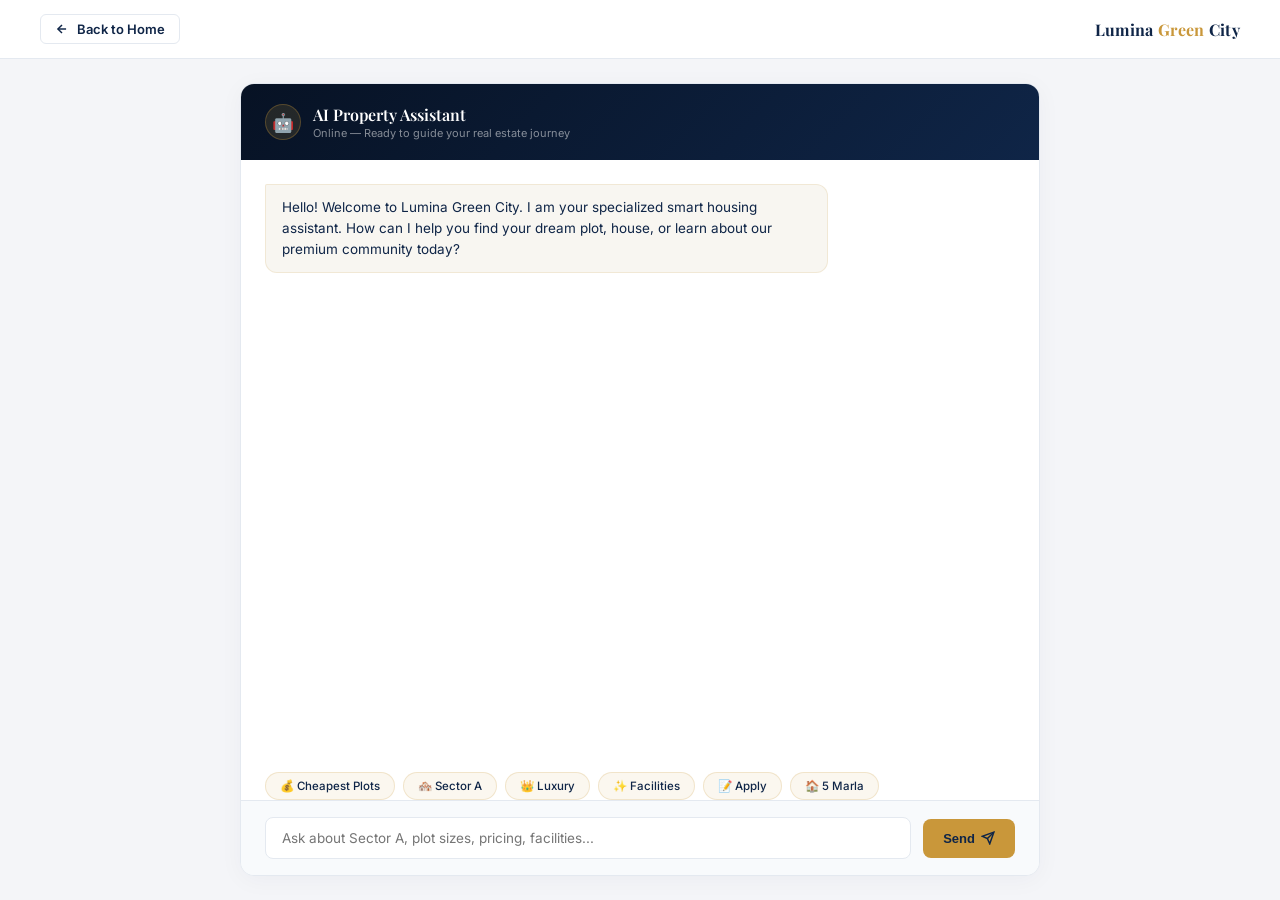
<file: chatbot2.html>
<!DOCTYPE html>
<html lang="en">
<head>
  <meta charset="UTF-8">
  <meta name="viewport" content="width=device-width, initial-scale=1.0">
  <title>AI Property Assistant — Lumina Green City</title>
  <link href="https://fonts.googleapis.com/css2?family=Playfair+Display:wght@600;700&family=Inter:wght@300;400;500;600&display=swap" rel="stylesheet">
  <link rel="stylesheet" href="style.css">
  <style>
    :root {
      --navy: #0f2547; --navy2: #0a1d38; --gold: #c9973a; --gold2: #e0b96a;
      --text: #1c2b3a; --muted: #7a8a99; --border: #e4e9f0;
      --white: #ffffff; --cream: #f8f6f1;
    }
    *, *::before, *::after { box-sizing: border-box; margin: 0; padding: 0; }
    body { font-family: 'Inter', sans-serif; background: #f4f5f8; color: var(--text); height: 100vh; display: flex; flex-direction: column; }

    /* Back to home nav strip */
    .chat-nav-strip { background: var(--white); border-bottom: 1px solid var(--border); padding: 14px 40px; display: flex; align-items: center; justify-content: space-between; }
    .back-btn { display: inline-flex; align-items: center; gap: 8px; color: var(--navy); text-decoration: none; font-size: 13px; font-weight: 600; padding: 6px 14px; border: 1px solid var(--border); border-radius: 6px; background: var(--white); transition: all 0.2s; }
    .back-btn:hover { background: #f8fafc; border-color: var(--navy); transform: translateX(-2px); }
    .nav-brand { font-family: 'Playfair Display', serif; font-size: 16px; font-weight: 700; color: var(--navy); }
    .nav-brand span { color: var(--gold); }

    /* Chat workspace container layout */
    .chat-wrapper { flex: 1; max-width: 800px; width: 100%; margin: 24px auto; background: var(--white); border: 1px solid var(--border); border-radius: 14px; display: flex; flex-direction: column; box-shadow: 0 4px 24px rgba(15,37,71,0.04); overflow: hidden; }
    .chat-header { background: linear-gradient(135deg, #071224, var(--navy)); color: var(--white); padding: 20px 24px; display: flex; align-items: center; gap: 12px; }
    .chat-header .avatar { width: 36px; height: 36px; background: rgba(201,151,58,0.15); border: 1px solid rgba(201,151,58,0.3); border-radius: 50%; display: flex; align-items: center; justify-content: center; font-size: 18px; }
    .chat-header h2 { font-family: 'Playfair Display', serif; font-size: 16px; font-weight: 600; }
    .chat-header p { font-size: 11px; color: rgba(255,255,255,0.5); margin-top: 1px; }

    /* Message Area styling */
    .message-area { flex: 1; padding: 24px; overflow-y: auto; display: flex; flex-direction: column; gap: 16px; }
    .msg-bubble { max-width: 75%; padding: 12px 16px; border-radius: 12px; font-size: 13.5px; line-height: 1.55; font-family: 'Inter', sans-serif; }
    .msg-bubble.bot { background: var(--cream); color: var(--navy); border-top-left-radius: 2px; border: 1px solid rgba(201,151,58,0.15); align-self: flex-start; }
    .msg-bubble.user { background: var(--navy); color: var(--white); border-top-right-radius: 2px; align-self: flex-end; }
    
    /* Loading indicator dots */
    .typing-loader { display: inline-flex; gap: 4px; align-items: center; padding: 6px 12px; }
    .typing-loader span { width: 6px; height: 6px; background: var(--gold); border-radius: 50%; animation: blink 1.4s infinite both; }
    .typing-loader span:nth-child(2) { animation-delay: .2s; }
    .typing-loader span:nth-child(3) { animation-delay: .4s; }
    @keyframes blink { 0% { opacity: .2; } 20% { opacity: 1; } 100% { opacity: .2; } }

    /* Chat panel entry line input */
    .chat-input-bar { padding: 16px 24px; border-top: 1px solid var(--border); background: #f8fafc; display: flex; gap: 12px; align-items: center; }
    .chat-input-bar input { flex: 1; padding: 12px 16px; border: 1px solid var(--border); border-radius: 8px; font-size: 13.5px; font-family: 'Inter', sans-serif; color: var(--text); outline: none; background: var(--white); transition: border-color 0.2s; }
    .chat-input-bar input:focus { border-color: var(--gold); box-shadow: 0 0 0 3px rgba(201,151,58,0.08); }
    .send-btn { background: var(--gold); color: var(--navy); border: none; padding: 12px 20px; font-size: 13px; font-weight: 700; border-radius: 8px; cursor: pointer; transition: all 0.2s; display: inline-flex; align-items: center; gap: 6px; }
    .send-btn:hover { background: var(--gold2); transform: translateY(-1px); }

    /* Quick suggestions */
    .quick-suggestions { padding: 8px 24px 0; display: flex; gap: 8px; flex-wrap: wrap; }
    .quick-btn { background: rgba(201,151,58,0.08); border: 1px solid rgba(201,151,58,0.2); color: var(--navy); padding: 6px 14px; border-radius: 20px; font-size: 11.5px; font-weight: 500; cursor: pointer; transition: all 0.2s; font-family: 'Inter', sans-serif; }
    .quick-btn:hover { background: rgba(201,151,58,0.18); border-color: var(--gold); transform: translateY(-1px); }

    @media(max-width: 768px) {
      .chat-nav-strip { padding: 12px 16px; }
      .chat-wrapper { margin: 0; border-radius: 0; border: none; }
      .msg-bubble { max-width: 85%; }
    }
  </style>
</head>
<body>

<div class="chat-nav-strip">
  <a href="index.html" class="back-btn">
    <svg width="14" height="14" viewBox="0 0 24 24" fill="none" stroke="currentColor" stroke-width="2.5"><line x1="19" y1="12" x2="5" y2="12"></line><polyline points="12 19 5 12 12 5"></polyline></svg>
    Back to Home
  </a>
  <div class="nav-brand">Lumina <span>Green</span> City</div>
</div>

<div class="chat-wrapper">
  <div class="chat-header">
    <div class="avatar">🤖</div>
    <div>
      <h2>AI Property Assistant</h2>
      <p>Online — Ready to guide your real estate journey</p>
    </div>
  </div>

  <div class="message-area" id="chatArea">
    <div class="msg-bubble bot">
      Hello! Welcome to Lumina Green City. I am your specialized smart housing assistant. How can I help you find your dream plot, house, or learn about our premium community today?
    </div>
  </div>

  <div class="quick-suggestions">
    <button class="quick-btn" onclick="quickAsk('What are the cheapest plots?')">💰 Cheapest Plots</button>
    <button class="quick-btn" onclick="quickAsk('Tell me about Sector A')">🏘️ Sector A</button>
    <button class="quick-btn" onclick="quickAsk('Show me luxury options')">👑 Luxury</button>
    <button class="quick-btn" onclick="quickAsk('What facilities are available?')">✨ Facilities</button>
    <button class="quick-btn" onclick="quickAsk('How to apply?')">📝 Apply</button>
    <button class="quick-btn" onclick="quickAsk('5 Marla price')">🏠 5 Marla</button>
  </div>

  <div class="chat-input-bar">
    <input type="text" id="userInput" placeholder="Ask about Sector A, plot sizes, pricing, facilities..." onkeydown="if(event.key==='Enter') sendMessage()">
    <button class="send-btn" onclick="sendMessage()">
      Send
      <svg width="14" height="14" viewBox="0 0 24 24" fill="none" stroke="currentColor" stroke-width="2.5"><line x1="22" y1="2" x2="11" y2="13"></line><polygon points="22 2 15 22 11 13 2 9 22 2"/></svg>
    </button>
  </div>
</div>

<script>
  function quickAsk(text) {
    document.getElementById('userInput').value = text;
    sendMessage();
  }

  async function sendMessage() {
    const inputEl = document.getElementById('userInput');
    const queryText = inputEl.value.trim();
    if (!queryText) return;

    // Clear input instantly
    inputEl.value = '';

    // Append and render user statement bubble
    appendMessageBubble(queryText, 'user');

    // Create and attach loading dot indicator wrapper
    const loaderId = 'loader_' + Date.now();
    const chatArea = document.getElementById('chatArea');
    const loaderDiv = document.createElement('div');
    loaderDiv.className = 'msg-bubble bot typing-loader';
    loaderDiv.id = loaderId;
    loaderDiv.innerHTML = '<span></span><span></span><span></span>';
    chatArea.appendChild(loaderDiv);
    chatArea.scrollTop = chatArea.scrollHeight;

    try {
      // Call the Flask chatbot API
      const response = await fetch('/api/chat', {
        method: 'POST',
        headers: { 'Content-Type': 'application/json' },
        body: JSON.stringify({ message: queryText })
      });
      const data = await response.json();

      // Remove loader
      const loader = document.getElementById(loaderId);
      if (loader) loader.remove();

      // Display bot response
      appendMessageBubble(data.reply || 'Sorry, I could not process that.', 'bot');

    } catch (error) {
      console.error("Chat Error: ", error);
      const loader = document.getElementById(loaderId);
      if (loader) loader.remove();
      appendMessageBubble("I apologize, I'm having trouble connecting to the server. Please make sure the Flask backend is running on http://127.0.0.1:5000", 'bot');
    }
  }

  function appendMessageBubble(text, sender) {
    const chatArea = document.getElementById('chatArea');
    const bubble = document.createElement('div');
    bubble.className = `msg-bubble ${sender}`;
    
    // Replace newline breaks cleanly into UI html line breaks
    bubble.innerHTML = text.replace(/\n/g, '<br>');
    
    chatArea.appendChild(bubble);
    chatArea.scrollTop = chatArea.scrollHeight;
  }
</script>

</body>
</html>
</file>
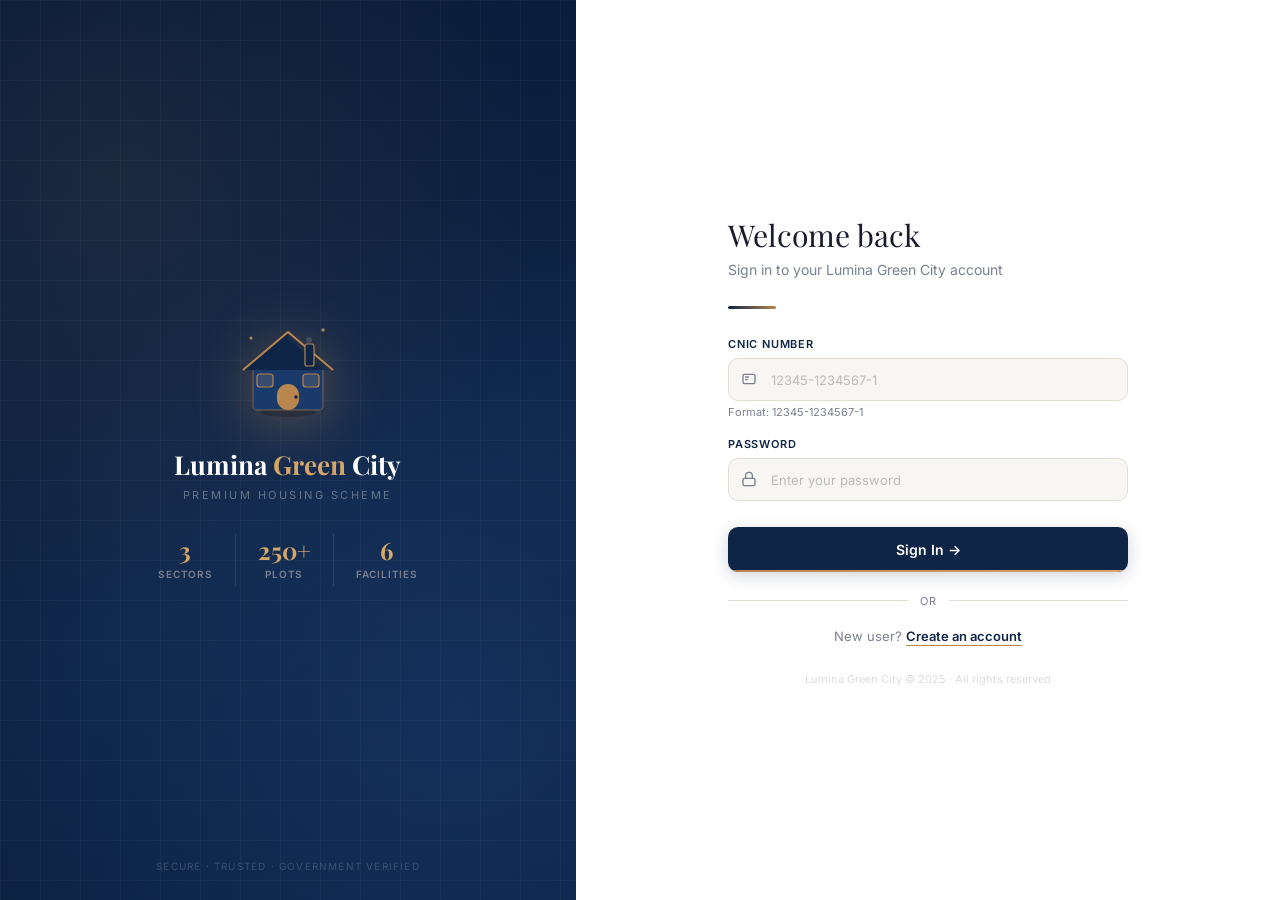
<file: contact.html>
<!DOCTYPE html>
<html lang="en">
<head>
  <meta charset="UTF-8">
  <meta name="viewport" content="width=device-width, initial-scale=1.0">
  <title>Contact — Lumina Green City</title>
  <meta name="description" content="Contact Lumina Green City — visit our sales office, call, email or send a query. Our team responds within 24 hours.">
  <link href="https://fonts.googleapis.com/css2?family=Playfair+Display:wght@500;600;700&family=Inter:wght@300;400;500;600;700&display=swap" rel="stylesheet">
  <link rel="stylesheet" href="style.css">
</head>
<body>

<!-- ───────────────── NAV ───────────────── -->
<nav class="user-nav">
  <div class="nav-logo">
    <svg viewBox="0 0 110 110" fill="none" style="width:32px;height:32px;filter:drop-shadow(0 2px 8px rgba(201,151,58,0.55))">
      <rect x="20" y="54" width="70" height="42" rx="4" fill="#1a3a6b" stroke="rgba(201,151,58,0.4)" stroke-width="1.5"/>
      <path d="M10 56 L55 18 L100 56" fill="#0f2547" stroke="#c9973a" stroke-width="2" stroke-linejoin="round"/>
      <rect x="44" y="70" width="22" height="26" rx="11" fill="#c9973a"/>
      <rect x="24" y="60" width="16" height="13" rx="3" fill="rgba(201,151,58,0.12)" stroke="#c9973a" stroke-width="1.2"/>
      <rect x="70" y="60" width="16" height="13" rx="3" fill="rgba(201,151,58,0.12)" stroke="#c9973a" stroke-width="1.2"/>
    </svg>
    <span class="nav-brand">Lumina <span>Green</span> City</span>
  </div>
  <div class="nav-links">
    <a href="index.html"class="nav-special-btn">Home</a>
    <a href="properties.html"class="nav-special-btn">Properties</a>
    <a href="search.html"class="nav-special-btn">Smart Search</a>
    <a href="facilities.html"class="nav-special-btn">Facilities</a>
    <a href="apply.html"class="nav-special-btn">Apply</a>
    <a href="contact.html" class="active"class="nav-special-btn">Contact</a>
    <a href="pricechart.html" class="nav-special-btn">📊 Price Chart</a>
    <a href="chatbot.html" class="nav-special-btn">💬 AI Assistant</a>
    <a href="aboutus.html" class="nav-special-btn">About Us</a>
  </div>
  <div class="nav-right">
    <span class="admin-badge" id="welcomeName"></span>
    <button class="logout-btn" onclick="logout()">Logout</button>
  </div>
</nav>

<!-- ───────────────── CONTACT ───────────────── -->
<div class="section" id="contact">
  <div class="section-header">
    <div class="section-eyebrow">Get In Touch</div>
    <div class="section-title">Contact Us</div>
    <div class="section-sub">Visit our sales office or send a query — our team responds within 24 hours. For instant answers use our AI Assistant.</div>
  </div>
  <div class="contact-info-strip">
    <div class="cis-item">
      <svg width="16" height="16" viewBox="0 0 24 24" fill="none" stroke="currentColor" stroke-width="2"><path d="M22 16.92v3a2 2 0 0 1-2.18 2 19.79 19.79 0 0 1-8.63-3.07A19.5 19.5 0 0 1 4.69 12a19.79 19.79 0 0 1-3.07-8.67A2 2 0 0 1 3.62 1h3a2 2 0 0 1 2 1.72c.127.96.361 1.903.7 2.81a2 2 0 0 1-.45 2.11L7.91 8.6a16 16 0 0 0 6 6l.96-.96a2 2 0 0 1 2.11-.45 12.84 12.84 0 0 0 2.81.7A2 2 0 0 1 22 16.92z"/></svg>
      <span><strong>+92-311-1234567</strong> · Sales</span>
    </div>
    <div class="cis-item">
      <svg width="16" height="16" viewBox="0 0 24 24" fill="none" stroke="currentColor" stroke-width="2"><path d="M4 4h16c1.1 0 2 .9 2 2v12c0 1.1-.9 2-2 2H4c-1.1 0-2-.9-2-2V6c0-1.1.9-2 2-2z"/><polyline points="22,6 12,13 2,6"/></svg>
      <span><strong>info@luminagreencity.pk</strong></span>
    </div>
    <div class="cis-item">
      <svg width="16" height="16" viewBox="0 0 24 24" fill="none" stroke="currentColor" stroke-width="2"><path d="M21 10c0 7-9 13-9 13s-9-6-9-13a9 9 0 0 1 18 0z"/><circle cx="12" cy="10" r="3"/></svg>
      <span><strong>Main Chowk, Ring Road, Lahore</strong></span>
    </div>
    <div class="cis-item">
      <svg width="16" height="16" viewBox="0 0 24 24" fill="none" stroke="currentColor" stroke-width="2"><circle cx="12" cy="12" r="10"/><polyline points="12 6 12 12 16 14"/></svg>
      <span>Mon–Sat · <strong>9 AM – 6 PM</strong></span>
    </div>
  </div>
  <div class="contact-form-wrap">
    <h3>Send a Query</h3>
    <p>Our team will get back to you within 24 hours.</p>
    <label>Full Name</label>
    <input type="text" id="c-name" placeholder="Your name"/>
    <label>Email Address</label>
    <input type="email" id="c-email" placeholder="your@email.com"/>
    <label>Message</label>
    <textarea id="c-msg" placeholder="Write your query here..."></textarea>
    <button class="contact-submit" onclick="submitContact()">Send Message →</button>
    <div class="form-success" id="form-success">✓ Message sent! We'll contact you within 24 hours.</div>
  </div>
</div>

<footer>Lumina Green City © 2025 · All rights reserved · info@luminagreencity.pk · +92-311-1234567</footer>

<script src="script.js"></script>
</body>
</html>
</file>
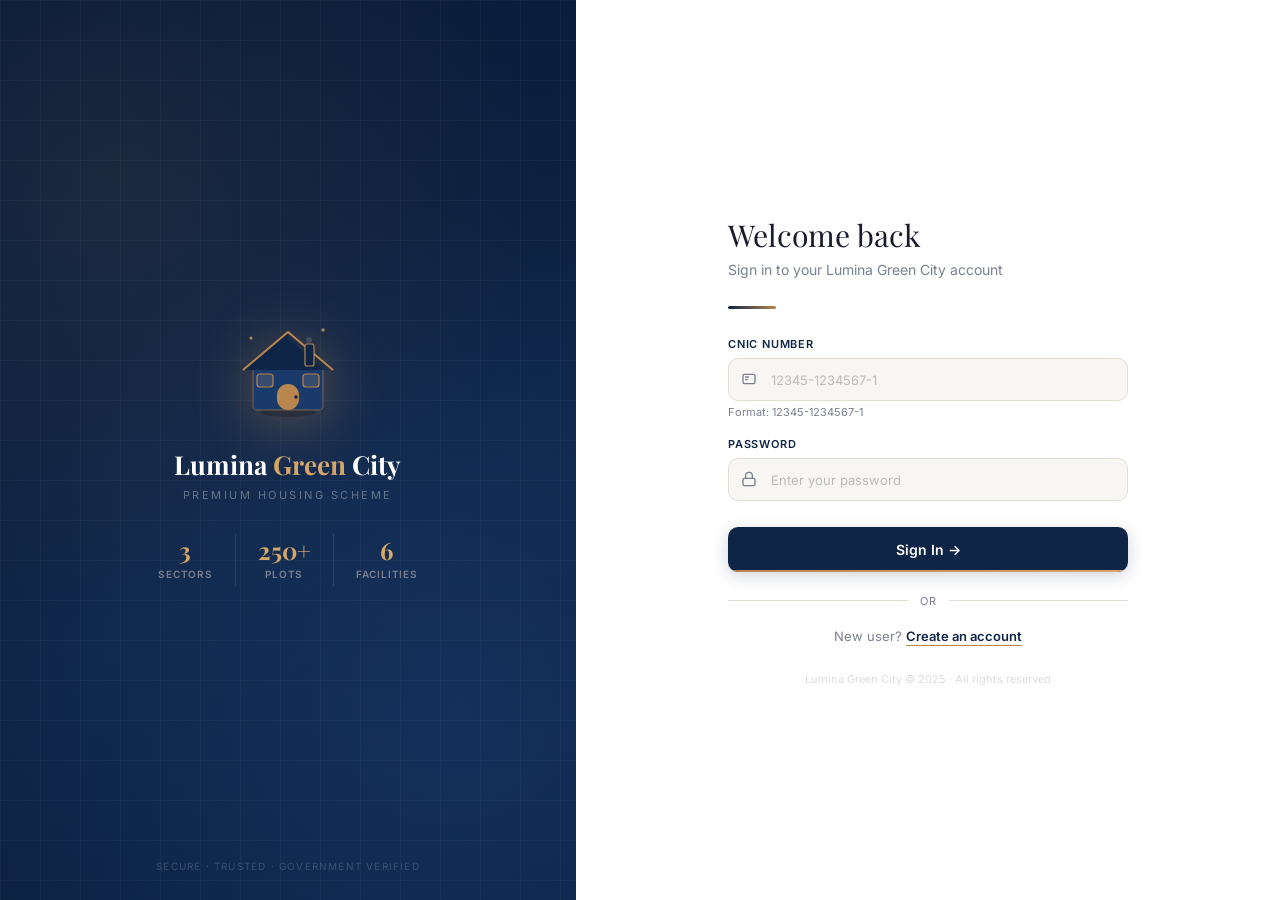
<file: facilities.html>
<!DOCTYPE html>
<html lang="en">
<head>
  <meta charset="UTF-8">
  <meta name="viewport" content="width=device-width, initial-scale=1.0">
  <title>Facilities — Lumina Green City</title>
  <meta name="description" content="Explore world-class facilities and amenities at Lumina Green City — mosques, parks, schools, pools, hospital, mall and more.">
  <link href="https://fonts.googleapis.com/css2?family=Playfair+Display:wght@500;600;700&family=Inter:wght@300;400;500;600;700&display=swap" rel="stylesheet">
  <link rel="stylesheet" href="style.css">
</head>
<body>

<!-- ───────────────── NAV ───────────────── -->
<nav class="user-nav">
  <div class="nav-logo">
    <svg viewBox="0 0 110 110" fill="none" style="width:32px;height:32px;filter:drop-shadow(0 2px 8px rgba(201,151,58,0.55))">
      <rect x="20" y="54" width="70" height="42" rx="4" fill="#1a3a6b" stroke="rgba(201,151,58,0.4)" stroke-width="1.5"/>
      <path d="M10 56 L55 18 L100 56" fill="#0f2547" stroke="#c9973a" stroke-width="2" stroke-linejoin="round"/>
      <rect x="44" y="70" width="22" height="26" rx="11" fill="#c9973a"/>
      <rect x="24" y="60" width="16" height="13" rx="3" fill="rgba(201,151,58,0.12)" stroke="#c9973a" stroke-width="1.2"/>
      <rect x="70" y="60" width="16" height="13" rx="3" fill="rgba(201,151,58,0.12)" stroke="#c9973a" stroke-width="1.2"/>
    </svg>
    <span class="nav-brand">Lumina <span>Green</span> City</span>
  </div>
  <div class="nav-links">
    <a href="index.html"class="nav-special-btn">Home</a>
    <a href="properties.html"class="nav-special-btn">Properties</a>
    <a href="search.html"class="nav-special-btn">Smart Search</a>
    <a href="facilities.html" class="active"class="nav-special-btn">Facilities</a>
    <a href="apply.html"class="nav-special-btn">Apply</a>
    <a href="contact.html"class="nav-special-btn">Contact</a>
    <a href="pricechart.html" class="nav-special-btn">📊 Price Chart</a>
    <a href="chatbot.html" class="nav-special-btn">💬 AI Assistant</a>
    <a href="aboutus.html" class="nav-special-btn">About Us</a>
  </div>
  <div class="nav-right">
    <span class="admin-badge" id="welcomeName"></span>
    <button class="logout-btn" onclick="logout()">Logout</button>
  </div>
</nav>

<!-- ───────────────── FACILITIES ───────────────── -->
<div class="section alt" id="facilities">
  <div class="section-header">
    <div class="section-eyebrow">Amenities</div>
    <div class="section-title">Facilities &amp; Scheme Amenities</div>
    <div class="section-sub">Click any card to explore photos, locations and detailed information for each facility.</div>
  </div>
  <div class="facilities-grid">

    <!-- Mosques -->
    <div class="facility-card" onclick="openFacility('mosque')">
      <div class="fac-icon">
        <svg viewBox="0 0 48 48" fill="none" xmlns="http://www.w3.org/2000/svg" width="30" height="30">
          <ellipse cx="24" cy="18" rx="10" ry="10" fill="#0f2547" opacity="0.12"/>
          <path d="M14 32 Q24 10 34 32" fill="#0f2547" opacity="0.9"/>
          <rect x="18" y="30" width="12" height="10" rx="2" fill="#0f2547"/>
          <rect x="21" y="33" width="6" height="7" rx="3" fill="#c9973a"/>
          <rect x="10" y="28" width="4" height="14" rx="1.5" fill="#1a3a6b"/>
          <rect x="34" y="28" width="4" height="14" rx="1.5" fill="#1a3a6b"/>
          <circle cx="12" cy="26" r="2.5" fill="#c9973a"/>
          <circle cx="36" cy="26" r="2.5" fill="#c9973a"/>
          <path d="M21 18 Q24 13 27 18" stroke="#c9973a" stroke-width="1.2" fill="none"/>
        </svg>
      </div>
      <div class="fac-name">Mosques</div>
      <div class="fac-detail">1 Grand Jamia Masjid + 1 per sector</div>
      <div class="fac-arrow">View Details →</div>
    </div>

    <!-- Parks -->
    <div class="facility-card" onclick="openFacility('parks')">
      <div class="fac-icon">
        <svg viewBox="0 0 48 48" fill="none" xmlns="http://www.w3.org/2000/svg" width="30" height="30">
          <rect x="4" y="36" width="40" height="8" rx="2" fill="#2d9e6b" opacity="0.2"/>
          <ellipse cx="24" cy="20" rx="10" ry="11" fill="#2d9e6b" opacity="0.85"/>
          <ellipse cx="13" cy="24" rx="7" ry="8" fill="#27ae60" opacity="0.75"/>
          <ellipse cx="35" cy="24" rx="7" ry="8" fill="#27ae60" opacity="0.75"/>
          <rect x="22" y="30" width="4" height="10" rx="1.5" fill="#7d5a3c"/>
          <rect x="10" y="34" width="3" height="7" rx="1" fill="#7d5a3c"/>
          <rect x="35" y="34" width="3" height="7" rx="1" fill="#7d5a3c"/>
        </svg>
      </div>
      <div class="fac-name">Parks</div>
      <div class="fac-detail">1 Centralized Mega Park + 1 per sector</div>
      <div class="fac-arrow">View Details →</div>
    </div>

    <!-- Schools -->
    <div class="facility-card" onclick="openFacility('schools')">
      <div class="fac-icon">
        <svg viewBox="0 0 48 48" fill="none" xmlns="http://www.w3.org/2000/svg" width="30" height="30">
          <rect x="6" y="22" width="36" height="22" rx="2" fill="#0f2547" opacity="0.9"/>
          <path d="M4 24 L24 10 L44 24" fill="#1a3a6b"/>
          <rect x="20" y="30" width="8" height="14" rx="1" fill="#c9973a"/>
          <rect x="9" y="27" width="8" height="8" rx="1" fill="rgba(255,255,255,0.15)"/>
          <rect x="31" y="27" width="8" height="8" rx="1" fill="rgba(255,255,255,0.15)"/>
          <rect x="22" y="14" width="4" height="6" fill="#c9973a" opacity="0.8"/>
          <rect x="23" y="10" width="2" height="5" fill="#c9973a"/>
        </svg>
      </div>
      <div class="fac-name">Schools</div>
      <div class="fac-detail">1 dedicated school per sector block</div>
      <div class="fac-arrow">View Details →</div>
    </div>

    <!-- Swimming Pools -->
    <div class="facility-card" onclick="openFacility('pools')">
      <div class="fac-icon">
        <svg viewBox="0 0 48 48" fill="none" xmlns="http://www.w3.org/2000/svg" width="30" height="30">
          <rect x="6" y="16" width="36" height="24" rx="4" fill="#2980b9" opacity="0.15"/>
          <rect x="8" y="18" width="32" height="20" rx="3" fill="#3498db" opacity="0.3"/>
          <path d="M8 30 Q14 26 20 30 Q26 34 32 30 Q38 26 40 30 L40 38 Q38 34 32 38 Q26 42 20 38 Q14 34 8 38 Z" fill="#2980b9" opacity="0.6"/>
          <rect x="10" y="12" width="4" height="10" rx="1" fill="#7f8c8d"/>
          <rect x="34" y="12" width="4" height="10" rx="1" fill="#7f8c8d"/>
          <rect x="8" y="12" width="32" height="3" rx="1" fill="#95a5a6"/>
        </svg>
      </div>
      <div class="fac-name">Swimming Pools</div>
      <div class="fac-detail">Separate pools for boys &amp; girls</div>
      <div class="fac-arrow">View Details →</div>
    </div>

    <!-- Restaurants -->
    <div class="facility-card" onclick="openFacility('restaurants')">
      <div class="fac-icon">
        <svg viewBox="0 0 48 48" fill="none" xmlns="http://www.w3.org/2000/svg" width="30" height="30">
          <rect x="10" y="28" width="28" height="14" rx="3" fill="#0f2547" opacity="0.85"/>
          <rect x="8" y="26" width="32" height="5" rx="2" fill="#1a3a6b"/>
          <path d="M16 26 L16 12 Q16 10 17 10 Q18 10 18 12 L18 26" stroke="#c9973a" stroke-width="1.5" fill="none"/>
          <ellipse cx="17" cy="13" rx="5" ry="4" fill="#e74c3c" opacity="0.8"/>
          <path d="M28 26 L28 10" stroke="#7f8c8d" stroke-width="1.5" fill="none"/>
          <path d="M26 10 L26 18 Q26 22 28 22 Q30 22 30 18 L30 10" stroke="#7f8c8d" stroke-width="1.2" fill="none"/>
        </svg>
      </div>
      <div class="fac-name">Restaurants</div>
      <div class="fac-detail">Commercial dining zones on main street</div>
      <div class="fac-arrow">View Details →</div>
    </div>

    <!-- Medical -->
    <div class="facility-card" onclick="openFacility('medical')">
      <div class="fac-icon">
        <svg viewBox="0 0 48 48" fill="none" xmlns="http://www.w3.org/2000/svg" width="30" height="30">
          <rect x="8" y="14" width="32" height="28" rx="3" fill="#0f2547" opacity="0.85"/>
          <path d="M16 8 L32 8 L32 16 L16 16 Z" fill="#1a3a6b"/>
          <rect x="20" y="22" width="8" height="12" rx="1" fill="rgba(255,255,255,0.9)"/>
          <rect x="16" y="26" width="16" height="4" rx="1" fill="rgba(255,255,255,0.9)"/>
          <rect x="19" y="36" width="10" height="6" rx="1" fill="#c9973a" opacity="0.7"/>
          <path d="M22 10 L26 10" stroke="#c9973a" stroke-width="2" stroke-linecap="round"/>
        </svg>
      </div>
      <div class="fac-name">Medical Stores</div>
      <div class="fac-detail">Pharmacies in each sector block</div>
      <div class="fac-arrow">View Details →</div>
    </div>

    <!-- Hospital -->
    <div class="facility-card" onclick="openFacility('hospital')">
      <div class="fac-icon">
        <svg viewBox="0 0 48 48" fill="none" xmlns="http://www.w3.org/2000/svg" width="30" height="30">
          <rect x="6" y="18" width="36" height="26" rx="3" fill="#0f2547" opacity="0.9"/>
          <path d="M14 18 L14 12 Q14 8 18 8 L30 8 Q34 8 34 12 L34 18" fill="#1a3a6b"/>
          <rect x="20" y="24" width="8" height="12" rx="1" fill="rgba(255,255,255,0.15)"/>
          <rect x="22" y="10" width="4" height="9" rx="1" fill="white" opacity="0.9"/>
          <rect x="19" y="13" width="10" height="3" rx="1" fill="white" opacity="0.9"/>
          <rect x="23" y="28" width="2" height="5" fill="white" opacity="0.7"/>
          <rect x="21" y="30" width="6" height="2" fill="white" opacity="0.7"/>
        </svg>
      </div>
      <div class="fac-name">Hospital</div>
      <div class="fac-detail">Central community hospital facility</div>
      <div class="fac-arrow">View Details →</div>
    </div>

    <!-- Roads & Utilities -->
    <div class="facility-card" onclick="openFacility('infra')">
      <div class="fac-icon">
        <svg viewBox="0 0 48 48" fill="none" xmlns="http://www.w3.org/2000/svg" width="30" height="30">
          <rect x="4" y="36" width="40" height="8" rx="2" fill="#34495e" opacity="0.85"/>
          <rect x="20" y="36" width="8" height="8" fill="rgba(255,255,255,0.15)"/>
          <path d="M14 36 L8 8" stroke="#7f8c8d" stroke-width="2" stroke-linecap="round"/>
          <path d="M34 36 L40 8" stroke="#7f8c8d" stroke-width="2" stroke-linecap="round"/>
          <circle cx="8" cy="7" r="3" fill="#f1c40f" opacity="0.9"/>
          <circle cx="40" cy="7" r="3" fill="#f1c40f" opacity="0.9"/>
          <circle cx="24" cy="16" r="2" fill="#e74c3c" opacity="0.8"/>
          <circle cx="24" cy="24" r="2" fill="#f1c40f" opacity="0.8"/>
          <circle cx="24" cy="32" r="2" fill="#2d9e6b" opacity="0.8"/>
        </svg>
      </div>
      <div class="fac-name">Roads &amp; Utilities</div>
      <div class="fac-detail">40ft &amp; 60ft roads · Gas, Water, Power</div>
      <div class="fac-arrow">View Details →</div>
    </div>

    <!-- Recreational Spaces -->
    <div class="facility-card" onclick="openFacility('recreational')">
      <div class="fac-icon">
        <svg viewBox="0 0 48 48" fill="none" xmlns="http://www.w3.org/2000/svg" width="30" height="30">
          <circle cx="24" cy="22" r="12" fill="#8e44ad" opacity="0.15"/>
          <path d="M14 32 Q24 12 34 32" fill="#8e44ad" opacity="0.7"/>
          <circle cx="24" cy="13" r="4" fill="#9b59b6"/>
          <rect x="10" y="30" width="28" height="4" rx="2" fill="#6c3483"/>
          <circle cx="14" cy="38" r="3" fill="#8e44ad" opacity="0.8"/>
          <circle cx="24" cy="40" r="3" fill="#8e44ad" opacity="0.8"/>
          <circle cx="34" cy="38" r="3" fill="#8e44ad" opacity="0.8"/>
        </svg>
      </div>
      <div class="fac-name">Recreational Spaces</div>
      <div class="fac-detail">Sports courts, gym &amp; leisure zones for all ages</div>
      <div class="fac-arrow">View Details →</div>
    </div>

    <!-- Lumina Grand Mall -->
    <div class="facility-card" onclick="openFacility('mall')">
      <div class="fac-icon">
        <svg viewBox="0 0 48 48" fill="none" xmlns="http://www.w3.org/2000/svg" width="30" height="30">
          <rect x="4" y="20" width="40" height="24" rx="3" fill="#0f2547" opacity="0.85"/>
          <rect x="4" y="16" width="40" height="7" rx="2" fill="#1a3a6b"/>
          <path d="M4 16 L24 6 L44 16" fill="#071224" stroke="#c9973a" stroke-width="1.5"/>
          <rect x="10" y="27" width="7" height="10" rx="1" fill="rgba(255,255,255,0.12)"/>
          <rect x="20" y="27" width="8" height="10" rx="1" fill="rgba(255,255,255,0.12)"/>
          <rect x="31" y="27" width="7" height="10" rx="1" fill="rgba(255,255,255,0.12)"/>
          <rect x="20" y="33" width="8" height="11" rx="1" fill="#c9973a" opacity="0.7"/>
          <rect x="8" y="14" width="6" height="4" rx="1" fill="#c9973a" opacity="0.5"/>
          <rect x="34" y="14" width="6" height="4" rx="1" fill="#c9973a" opacity="0.5"/>
        </svg>
      </div>
      <div class="fac-name">Lumina Grand Mall</div>
      <div class="fac-detail">Pakistan's only vertical living mall</div>
      <div class="fac-arrow">View Details →</div>
    </div>

    <!-- Scheme Map -->
    <div class="facility-card" onclick="openFacility('map')">
      <div class="fac-icon">
        <svg viewBox="0 0 48 48" fill="none" xmlns="http://www.w3.org/2000/svg" width="30" height="30">
          <rect x="4" y="8" width="40" height="32" rx="3" stroke="#0f2547" stroke-width="1.8" fill="rgba(15,37,71,0.06)"/>
          <line x1="24" y1="8" x2="24" y2="40" stroke="#c9973a" stroke-width="1" stroke-dasharray="3,3"/>
          <line x1="4" y1="24" x2="44" y2="24" stroke="#c9973a" stroke-width="1" stroke-dasharray="3,3"/>
          <rect x="7" y="11" width="14" height="10" rx="1.5" fill="#0f2547" opacity="0.18"/>
          <rect x="27" y="11" width="14" height="10" rx="1.5" fill="#1a3a6b" opacity="0.18"/>
          <rect x="7" y="26" width="14" height="10" rx="1.5" fill="#1a3a6b" opacity="0.18"/>
          <rect x="27" y="26" width="14" height="10" rx="1.5" fill="#0f2547" opacity="0.18"/>
          <circle cx="24" cy="24" r="4" fill="#c9973a"/>
        </svg>
      </div>
      <div class="fac-name">Scheme Map</div>
      <div class="fac-detail">Full layout map — coming soon</div>
      <div class="fac-arrow">View Details →</div>
    </div>

  </div>
</div>

<footer>Lumina Green City © 2025 · All rights reserved · info@luminagreencity.pk · +92-311-1234567</footer>

<!-- ═══════════════ ALL FACILITY OVERLAYS ═══════════════ -->

<!-- MOSQUE -->
<div class="fac-overlay" id="fac-mosque" onclick="if(event.target===this)closeFac('mosque')">
  <div class="fac-popup">
    <div class="fac-popup-header">
      <div><h2>Mosques — Lumina Green City</h2><p>1 Grand Jamia Masjid + 1 dedicated masjid per sector</p></div>
      <button class="fac-close" onclick="closeFac('mosque')">&times;</button>
    </div>
    <div class="fac-popup-body">
      <div class="fac-swipe-btns">
        <button class="fac-swipe-btn" onclick="scrollCards('mosque-cards',-260)">← Prev</button>
        <button class="fac-swipe-btn" onclick="scrollCards('mosque-cards',260)">Next →</button>
      </div>
      <div class="fac-cards-scroll" id="mosque-cards">
        <div class="fac-detail-card">
          <img class="fac-card-img" src="https://bahriatown.com/wp-content/uploads/2021/11/2-3.jpg" alt="Grand Jamia Masjid" onerror="this.style.background='linear-gradient(135deg,#071224,#1a3a6b)'">
          <div class="fac-card-body">
            <div class="fac-card-badge">Central · Grand Jamia</div>
            <div class="fac-card-title">Grand Jamia Masjid</div>
            <div class="fac-card-info">
              <span>📍 Central Zone, Main Boulevard</span>
              <span>🕌 Capacity: 2,000+ worshippers</span>
              <span>🚗 Accessible from all 3 sectors</span>
              <span>🕐 All 5 daily prayers with Jummah</span>
              <span>🌿 Full wuzu area &amp; ablution garden</span>
            </div>
          </div>
        </div>
        <div class="fac-detail-card">
          <img class="fac-card-img" src="https://tse1.mm.bing.net/th/id/OIP.PSqNzxEljP6M2ThTMHV9ggHaE8?r=0&cb=thfc1falcon&rs=1&pid=ImgDetMain&o=7&rm=3" alt="Sector A Masjid" onerror="this.style.background='linear-gradient(135deg,#0f2547,#1a4a80)'">
          <div class="fac-card-body">
            <div class="fac-card-badge">Sector A</div>
            <div class="fac-card-title">Sector A Masjid</div>
            <div class="fac-card-info">
              <span>📍 Block A-3, Near Sector Park</span>
              <span>🕌 Capacity: 300 worshippers</span>
              <span>🚶 Walking distance from all A-block homes</span>
              <span>🌿 Landscaped courtyard &amp; wuzu area</span>
            </div>
          </div>
        </div>
        <div class="fac-detail-card">
          <img class="fac-card-img" src="https://tse1.mm.bing.net/th/id/OIP.StchSWcsyditjT077bGQ0wHaE7?r=0&cb=thfc1falcon&w=550&h=366&rs=1&pid=ImgDetMain&o=7&rm=3" alt="Sector B Masjid" onerror="this.style.background='linear-gradient(135deg,#0f2547,#2a4a80)'">
          <div class="fac-card-body">
            <div class="fac-card-badge">Sector B</div>
            <div class="fac-card-title">Sector B Masjid</div>
            <div class="fac-card-info">
              <span>📍 Block B-5, Central Road</span>
              <span>🕌 Capacity: 300 worshippers</span>
              <span>🚶 5-min walk from B-block plots</span>
              <span>📚 Madrassa &amp; Quran classes available</span>
            </div>
          </div>
        </div>
        <div class="fac-detail-card">
          <img class="fac-card-img" src="https://tse3.mm.bing.net/th/id/OIP.5yKhqthQPHUdsKvpKv8zQwHaEo?r=0&cb=thfc1falcon&rs=1&pid=ImgDetMain&o=7&rm=3" alt="Sector C Masjid" onerror="this.style.background='linear-gradient(135deg,#0f2547,#1a3060)'">
          <div class="fac-card-body">
            <div class="fac-card-badge">Sector C</div>
            <div class="fac-card-title">Sector C Masjid</div>
            <div class="fac-card-info">
              <span>📍 Block C-2, Greenery Lane</span>
              <span>🕌 Capacity: 300 worshippers</span>
              <span>🚶 3-min walk from C-block plots</span>
              <span>🌙 Eid ground adjacent to mosque</span>
            </div>
          </div>
        </div>
      </div>
      <div class="fac-nav-hint">← Swipe or use arrows to see all 4 mosques</div>
    </div>
  </div>
</div>

<!-- PARKS -->
<div class="fac-overlay" id="fac-parks" onclick="if(event.target===this)closeFac('parks')">
  <div class="fac-popup">
    <div class="fac-popup-header">
      <div><h2>Parks &amp; Green Spaces</h2><p>1 Centralized Mega Park + 1 dedicated park per sector</p></div>
      <button class="fac-close" onclick="closeFac('parks')">&times;</button>
    </div>
    <div class="fac-popup-body">
      <div class="fac-swipe-btns">
        <button class="fac-swipe-btn" onclick="scrollCards('parks-cards',-260)">← Prev</button>
        <button class="fac-swipe-btn" onclick="scrollCards('parks-cards',260)">Next →</button>
      </div>
      <div class="fac-cards-scroll" id="parks-cards">
        <div class="fac-detail-card">
          <img class="fac-card-img" src="https://tse2.mm.bing.net/th/id/OIP._Zvrcq0Mv5i53l4_nIa5TwHaEJ?r=0&cb=thfc1falcon&rs=1&pid=ImgDetMain&o=7&rm=3" alt="Central Park" onerror="this.style.background='linear-gradient(135deg,#1a5c3a,#2d9e6b)'">
          <div class="fac-card-body">
            <div class="fac-card-badge">Central</div>
            <div class="fac-card-title">Lumina Mega Park</div>
            <div class="fac-card-info">
              <span>📍 Main Boulevard, Central Zone</span>
              <span>🌳 10+ acres of green space</span>
              <span>🎡 Children's play area &amp; jogging track</span>
              <span>🌸 Floral gardens &amp; water features</span>
            </div>
          </div>
        </div>
        <div class="fac-detail-card">
          <img class="fac-card-img" src="https://images.unsplash.com/photo-1585320806297-9794b3e4eeae?w=400&h=200&fit=crop" alt="Sector A Park" onerror="this.style.background='linear-gradient(135deg,#1a5c3a,#27ae60)'">
          <div class="fac-card-body">
            <div class="fac-card-badge">Sector A</div>
            <div class="fac-card-title">Sector A Community Park</div>
            <div class="fac-card-info">
              <span>📍 A-Block Green Belt, Near School</span>
              <span>🌳 2 acres · Landscaped lawns</span>
              <span>🏏 Open cricket ground &amp; seating</span>
              <span>💧 Drinking water &amp; washroom facility</span>
            </div>
          </div>
        </div>
        <div class="fac-detail-card">
          <img class="fac-card-img" src="https://tse1.mm.bing.net/th/id/OIP._OaA8hoZMnK9rDyD7ZStJAHaE8?r=0&cb=thfc1falcon&w=612&h=409&rs=1&pid=ImgDetMain&o=7&rm=3" alt="Sector B Park" onerror="this.style.background='linear-gradient(135deg,#145a32,#1e8449)'">
          <div class="fac-card-body">
            <div class="fac-card-badge">Sector B</div>
            <div class="fac-card-title">Sector B Leisure Park</div>
            <div class="fac-card-info">
              <span>📍 B-Block Central Green Lane</span>
              <span>🌳 2 acres · Evening walkways lit</span>
              <span>🤸 Outdoor gym equipment installed</span>
              <span>🌙 Open till 10 PM nightly</span>
            </div>
          </div>
        </div>
        <div class="fac-detail-card">
          <img class="fac-card-img" src="https://montgomeryparks.org/wp-content/uploads/2016/07/53798534215_ca11306cb9_c.jpg" alt="Sector C Park" onerror="this.style.background='linear-gradient(135deg,#0e6655,#17a589)'">
          <div class="fac-card-body">
            <div class="fac-card-badge">Sector C</div>
            <div class="fac-card-title">Sector C Green Zone</div>
            <div class="fac-card-info">
              <span>📍 C-Block, Greenery Lane End</span>
              <span>🌳 2 acres · Dense tree cover</span>
              <span>🎠 Kids play area &amp; benches</span>
              <span>🐕 Pet-friendly walking paths</span>
            </div>
          </div>
        </div>
      </div>
      <div class="fac-nav-hint">← Swipe or use arrows to view all parks</div>
    </div>
  </div>
</div>

<!-- SCHOOLS -->
<div class="fac-overlay" id="fac-schools" onclick="if(event.target===this)closeFac('schools')">
  <div class="fac-popup">
    <div class="fac-popup-header">
      <div><h2>Schools &amp; Education</h2><p>One dedicated school per sector — quality education within walking distance</p></div>
      <button class="fac-close" onclick="closeFac('schools')">&times;</button>
    </div>
    <div class="fac-popup-body">
      <div class="fac-swipe-btns">
        <button class="fac-swipe-btn" onclick="scrollCards('schools-cards',-260)">← Prev</button>
        <button class="fac-swipe-btn" onclick="scrollCards('schools-cards',260)">Next →</button>
      </div>
      <div class="fac-cards-scroll" id="schools-cards">
        <div class="fac-detail-card">
          <img class="fac-card-img" src="https://thf.bing.com/th/id/OIP.16zTPdrWt6ghNfiE2JNJHAHaEJ?r=0&o=7&cb=thfc1falconrm=3&rs=1&pid=ImgDetMain&o=7&rm=3" alt="Sector A School" onerror="this.style.background='linear-gradient(135deg,#0f2547,#1a5276)'">
          <div class="fac-card-body">
            <div class="fac-card-badge">Sector A</div>
            <div class="fac-card-title">Lumina Public School — A</div>
            <div class="fac-card-info">
              <span>📍 A-Block, School Road</span>
              <span>🏫 Classes: Nursery to Grade 10</span>
              <span>👨‍🏫 Qualified teaching faculty</span>
              <span>🏟️ Ground, library &amp; computer lab</span>
            </div>
          </div>
        </div>
        <div class="fac-detail-card">
          <img class="fac-card-img" src="https://img.freepik.com/premium-photo/brick-school-building-courtyard_715003-4118.jpg" alt="Sector B School" onerror="this.style.background='linear-gradient(135deg,#0f2547,#154360)'">
          <div class="fac-card-body">
            <div class="fac-card-badge">Sector B</div>
            <div class="fac-card-title">Lumina Public School — B</div>
            <div class="fac-card-info">
              <span>📍 B-Block, Main Street</span>
              <span>🏫 Classes: Nursery to Grade 10</span>
              <span>🎨 Arts &amp; science stream available</span>
              <span>🚌 School van service for residents</span>
            </div>
          </div>
        </div>
        <div class="fac-detail-card">
          <img class="fac-card-img" src="https://tse3.mm.bing.net/th/id/OIP.gkniQbk2BAOLu6W3L_kSxgHaEL?r=0&cb=thfc1falcon&rs=1&pid=ImgDetMain&o=7&rm=3" alt="Sector C School" onerror="this.style.background='linear-gradient(135deg,#0f2547,#1a3a6b)'">
          <div class="fac-card-body">
            <div class="fac-card-badge">Sector C</div>
            <div class="fac-card-title">Lumina Public School — C</div>
            <div class="fac-card-info">
              <span>📍 C-Block, Education Avenue</span>
              <span>🏫 Classes: Nursery to Grade 10</span>
              <span>🏊 Swimming coaching program</span>
              <span>📡 Smart classroom technology</span>
            </div>
          </div>
        </div>
      </div>
      <div class="fac-nav-hint">← Swipe to view all schools</div>
    </div>
  </div>
</div>

<!-- POOLS -->
<div class="fac-overlay" id="fac-pools" onclick="if(event.target===this)closeFac('pools')">
  <div class="fac-popup">
    <div class="fac-popup-header">
      <div><h2>Swimming Pools</h2><p>Separate state-of-the-art pools for boys and girls</p></div>
      <button class="fac-close" onclick="closeFac('pools')">&times;</button>
    </div>
    <div class="fac-popup-body">
      <div class="fac-swipe-btns">
        <button class="fac-swipe-btn" onclick="scrollCards('pools-cards',-260)">← Prev</button>
        <button class="fac-swipe-btn" onclick="scrollCards('pools-cards',260)">Next →</button>
      </div>
      <div class="fac-cards-scroll" id="pools-cards">
        <div class="fac-detail-card">
          <img class="fac-card-img" src="https://images.unsplash.com/photo-1575429198097-0414ec08e8cd?w=400&h=200&fit=crop" alt="Boys Pool" onerror="this.style.background='linear-gradient(135deg,#1a6fa3,#2980b9)'">
          <div class="fac-card-body">
            <div class="fac-card-badge">Boys</div>
            <div class="fac-card-title">Community Pool — Boys</div>
            <div class="fac-card-info">
              <span>📍 Sports Complex, Central Zone</span>
              <span>🏊 Olympic-standard 25m pool</span>
              <span>👨‍🏫 Certified swimming instructors</span>
              <span>🕐 6 AM – 10 PM daily</span>
            </div>
          </div>
        </div>
        <div class="fac-detail-card">
          <img class="fac-card-img" src="https://images.unsplash.com/photo-1571019613454-1cb2f99b2d8b?w=400&h=200&fit=crop" alt="Girls Pool" onerror="this.style.background='linear-gradient(135deg,#1a6fa3,#5dade2)'">
          <div class="fac-card-body">
            <div class="fac-card-badge">Girls</div>
            <div class="fac-card-title">Community Pool — Girls</div>
            <div class="fac-card-info">
              <span>📍 Sports Complex, Separate Wing</span>
              <span>🏊 Fully enclosed &amp; private facility</span>
              <span>👩‍🏫 Female-only staff &amp; instructors</span>
              <span>🕐 8 AM – 8 PM · Ladies only</span>
            </div>
          </div>
        </div>
      </div>
      <div class="fac-nav-hint">← Swipe to view pool facilities</div>
    </div>
  </div>
</div>

<!-- RESTAURANTS -->
<div class="fac-overlay" id="fac-restaurants" onclick="if(event.target===this)closeFac('restaurants')">
  <div class="fac-popup">
    <div class="fac-popup-header">
      <div><h2>Restaurants &amp; Dining</h2><p>Commercial food street with diverse dining options</p></div>
      <button class="fac-close" onclick="closeFac('restaurants')">&times;</button>
    </div>
    <div class="fac-popup-body">
      <div class="fac-swipe-btns">
        <button class="fac-swipe-btn" onclick="scrollCards('restaurants-cards',-260)">← Prev</button>
        <button class="fac-swipe-btn" onclick="scrollCards('restaurants-cards',260)">Next →</button>
      </div>
      <div class="fac-cards-scroll" id="restaurants-cards">
        <div class="fac-detail-card">
          <img class="fac-card-img" src="https://images.unsplash.com/photo-1555396273-367ea4eb4db5?w=400&h=200&fit=crop" alt="Food Street">
          <div class="fac-card-body">
            <div class="fac-card-badge">Central</div>
            <div class="fac-card-title">Lumina Food Street</div>
            <div class="fac-card-info">
              <span>📍 Main Commercial Boulevard</span>
              <span>🍽️ 15+ dine-in restaurants</span>
              <span>🧆 Pakistani, BBQ &amp; Continental</span>
              <span>🕐 Open till midnight daily</span>
            </div>
          </div>
        </div>
        <div class="fac-detail-card">
          <img class="fac-card-img" src="https://images.unsplash.com/photo-1414235077428-338989a2e8c0?w=400&h=200&fit=crop" alt="Fine Dining">
          <div class="fac-card-body">
            <div class="fac-card-badge">Premium</div>
            <div class="fac-card-title">Fine Dining Zone</div>
            <div class="fac-card-info">
              <span>📍 Tower Block, Ground Floor</span>
              <span>🥩 Steakhouse &amp; rooftop dining</span>
              <span>🎵 Live music on weekends</span>
              <span>🅿️ Dedicated valet parking</span>
            </div>
          </div>
        </div>
        <div class="fac-detail-card">
          <img class="fac-card-img" src="https://images.unsplash.com/photo-1571091718767-18b5b1457add?w=400&h=200&fit=crop" alt="Cafes">
          <div class="fac-card-body">
            <div class="fac-card-badge">Cafes</div>
            <div class="fac-card-title">Café &amp; Bakery Row</div>
            <div class="fac-card-info">
              <span>📍 Sector Park-side Strip</span>
              <span>☕ Specialty coffee &amp; bakeries</span>
              <span>🥐 Breakfast from 7 AM</span>
              <span>📶 Free WiFi in all café zones</span>
            </div>
          </div>
        </div>
      </div>
      <div class="fac-nav-hint">← Swipe to explore dining options</div>
    </div>
  </div>
</div>

<!-- MEDICAL -->
<div class="fac-overlay" id="fac-medical" onclick="if(event.target===this)closeFac('medical')">
  <div class="fac-popup">
    <div class="fac-popup-header">
      <div><h2>Medical Stores &amp; Pharmacy</h2><p>24/7 pharmacies in every sector block</p></div>
      <button class="fac-close" onclick="closeFac('medical')">&times;</button>
    </div>
    <div class="fac-popup-body">
      <div class="fac-swipe-btns">
        <button class="fac-swipe-btn" onclick="scrollCards('medical-cards',-260)">← Prev</button>
        <button class="fac-swipe-btn" onclick="scrollCards('medical-cards',260)">Next →</button>
      </div>
      <div class="fac-cards-scroll" id="medical-cards">
        <div class="fac-detail-card">
          <img class="fac-card-img" src="https://thf.bing.com/th/id/OIP.5LdwhAb9A-ahq_XfVJjm8gHaEK?r=0&o=7&cb=thfc1falconrm=3&rs=1&pid=ImgDetMain&o=7&rm=3" alt="Pharmacy A">
          <div class="fac-card-body"><div class="fac-card-badge">Sector A</div><div class="fac-card-title">Lumina Pharmacy — A</div><div class="fac-card-info"><span>📍 A-Block, Near Masjid</span><span>💊 All medicines · 24/7 open</span><span>🚴 Home delivery available</span></div></div>
        </div>
        <div class="fac-detail-card">
          <img class="fac-card-img" src="https://images.unsplash.com/photo-1584308666744-24d5c474f2ae?w=400&h=200&fit=crop" alt="Pharmacy B">
          <div class="fac-card-body"><div class="fac-card-badge">Sector B</div><div class="fac-card-title">Lumina Pharmacy — B</div><div class="fac-card-info"><span>📍 B-Block Main Road</span><span>💊 Prescription &amp; OTC medicines</span><span>🩺 Basic diagnostic test service</span></div></div>
        </div>
        <div class="fac-detail-card">
          <img class="fac-card-img" src="https://images.unsplash.com/photo-1631549916768-4119b2e5f926?w=400&h=200&fit=crop" alt="Pharmacy C">
          <div class="fac-card-body"><div class="fac-card-badge">Sector C</div><div class="fac-card-title">Lumina Pharmacy — C</div><div class="fac-card-info"><span>📍 C-Block, Ground Floor</span><span>🧪 Blood test sample collection</span><span>🕐 Open 24/7</span></div></div>
        </div>
      </div>
      <div class="fac-nav-hint">← Swipe to view all pharmacies</div>
    </div>
  </div>
</div>

<!-- HOSPITAL -->
<div class="fac-overlay" id="fac-hospital" onclick="if(event.target===this)closeFac('hospital')">
  <div class="fac-popup">
    <div class="fac-popup-header">
      <div><h2>Lumina Community Hospital</h2><p>Full-service hospital at the heart of the housing scheme</p></div>
      <button class="fac-close" onclick="closeFac('hospital')">&times;</button>
    </div>
    <div class="fac-popup-body">
      <div class="fac-swipe-btns">
        <button class="fac-swipe-btn" onclick="scrollCards('hospital-cards',-260)">← Prev</button>
        <button class="fac-swipe-btn" onclick="scrollCards('hospital-cards',260)">Next →</button>
      </div>
      <div class="fac-cards-scroll" id="hospital-cards">
        <div class="fac-detail-card">
          <img class="fac-card-img" src="https://images.unsplash.com/photo-1586773860418-d37222d8fce3?w=400&h=200&fit=crop" alt="Hospital">
          <div class="fac-card-body"><div class="fac-card-badge">Central</div><div class="fac-card-title">Lumina General Hospital</div><div class="fac-card-info"><span>📍 Central Boulevard, Health Zone</span><span>🏥 50-bed inpatient facility</span><span>🚑 24/7 Emergency &amp; Trauma</span><span>🩺 15+ specialist consultants</span></div></div>
        </div>
        <div class="fac-detail-card">
          <img class="fac-card-img" src="https://images.unsplash.com/photo-1559757148-5c350d0d3c56?w=400&h=200&fit=crop" alt="OPD">
          <div class="fac-card-body"><div class="fac-card-badge">OPD</div><div class="fac-card-title">Outpatient Department</div><div class="fac-card-info"><span>📍 Ground Floor, East Wing</span><span>👨‍⚕️ General medicine, Gynae, Ortho</span><span>🔬 Lab, X-ray &amp; Ultrasound</span></div></div>
        </div>
      </div>
      <div class="fac-nav-hint">← Swipe to explore hospital services</div>
    </div>
  </div>
</div>

<!-- INFRA -->
<div class="fac-overlay" id="fac-infra" onclick="if(event.target===this)closeFac('infra')">
  <div class="fac-popup">
    <div class="fac-popup-header">
      <div><h2>Roads &amp; Utilities</h2><p>World-class infrastructure across all sectors</p></div>
      <button class="fac-close" onclick="closeFac('infra')">&times;</button>
    </div>
    <div class="fac-popup-body">
      <div class="fac-swipe-btns">
        <button class="fac-swipe-btn" onclick="scrollCards('infra-cards',-260)">← Prev</button>
        <button class="fac-swipe-btn" onclick="scrollCards('infra-cards',260)">Next →</button>
      </div>
      <div class="fac-cards-scroll" id="infra-cards">
        <div class="fac-detail-card">
          <img class="fac-card-img" src="https://tse3.mm.bing.net/th/id/OIP.fGqCgL38PaROezWTPsAk8QHaEo?r=0&cb=thfc1falcon&rs=1&pid=ImgDetMain&o=7&rm=3" alt="Main Road">
          <div class="fac-card-body"><div class="fac-card-badge">Roads</div><div class="fac-card-title">Main Boulevard — 60ft</div><div class="fac-card-info"><span>📍 Central Zone to All Sectors</span><span>🛣️ 60ft main + 40ft sector roads</span><span>💡 Solar-powered street lighting</span></div></div>
        </div>
        <div class="fac-detail-card">
          <img class="fac-card-img" src="https://images.unsplash.com/photo-1558618666-fcd25c85cd64?w=400&h=200&fit=crop" alt="Utilities">
          <div class="fac-card-body"><div class="fac-card-badge">Utilities</div><div class="fac-card-title">Underground Utilities</div><div class="fac-card-info"><span>📍 All Sectors</span><span>⚡ LESCO + backup generator</span><span>💧 WASA water + storage</span><span>🔥 SNGPL gas pipeline</span></div></div>
        </div>
        <div class="fac-detail-card">
          <img class="fac-card-img" src="https://tse4.mm.bing.net/th/id/OIP.OfXj9ZAOPETpuRVvwiBIBQHaFj?r=0&cb=thfc1falcon&rs=1&pid=ImgDetMain&o=7&rm=3" alt="Security">
          <div class="fac-card-body"><div class="fac-card-badge">Security</div><div class="fac-card-title">Security &amp; CCTV</div><div class="fac-card-info"><span>📍 All Entry/Exit Points</span><span>📹 200+ CCTV cameras</span><span>🔒 Gated · 24/7 guards</span></div></div>
        </div>
      </div>
      <div class="fac-nav-hint">← Swipe to explore infrastructure</div>
    </div>
  </div>
</div>

<!-- RECREATIONAL SPACES -->
<div class="fac-overlay" id="fac-recreational" onclick="if(event.target===this)closeFac('recreational')">
  <div class="fac-popup">
    <div class="fac-popup-header">
      <div><h2>Recreational Spaces</h2><p>Sports courts, gymnasium, and leisure zones for all ages</p></div>
      <button class="fac-close" onclick="closeFac('recreational')">&times;</button>
    </div>
    <div class="fac-popup-body">
      <div class="fac-swipe-btns">
        <button class="fac-swipe-btn" onclick="scrollCards('rec-cards',-260)">← Prev</button>
        <button class="fac-swipe-btn" onclick="scrollCards('rec-cards',260)">Next →</button>
      </div>
      <div class="fac-cards-scroll" id="rec-cards">
        <div class="fac-detail-card">
          <img class="fac-card-img" src="https://th.bing.com/th/id/R.78344e02b5989293afd9de84541016f2?rik=MWaiARc5hcubtQ&pid=ImgRaw&r=0" alt="Sports Complex" onerror="this.style.background='linear-gradient(135deg,#6c3483,#9b59b6)'">
          <div class="fac-card-body">
            <div class="fac-card-badge">Central</div>
            <div class="fac-card-title">Lumina Sports Complex</div>
            <div class="fac-card-info">
              <span>📍 Central Zone, Sports Avenue</span>
              <span>🏋️ Fully equipped indoor gymnasium</span>
              <span>🏸 Badminton, squash &amp; table tennis</span>
              <span>🕐 Open 6 AM – 10 PM daily</span>
            </div>
          </div>
        </div>
        <div class="fac-detail-card">
          <img class="fac-card-img" src="https://tse3.mm.bing.net/th/id/OIP.mT_N_VmyiVtKetjbjrF9dwHaEp?r=0&cb=thfc1falcon&rs=1&pid=ImgDetMain&o=7&rm=3" alt="Cricket Ground" onerror="this.style.background='linear-gradient(135deg,#1a5c3a,#2d9e6b)'">
          <div class="fac-card-body">
            <div class="fac-card-badge">Central</div>
            <div class="fac-card-title">Main Cricket Ground</div>
            <div class="fac-card-info">
              <span>📍 East Wing, Open Ground</span>
              <span>🏏 Full-size cricket pitch &amp; outfield</span>
              <span>💡 Floodlit for evening matches</span>
              <span>🏆 Inter-sector tournaments held here</span>
            </div>
          </div>
        </div>
        <div class="fac-detail-card">
          <img class="fac-card-img" src="https://tse4.mm.bing.net/th/id/OIP.5pdN4BgNiKQUr1P0kpjkKQHaE8?r=0&cb=thfc1falcon&rs=1&pid=ImgDetMain&o=7&rm=3" alt="Basketball Court" onerror="this.style.background='linear-gradient(135deg,#c0392b,#e74c3c)'">
          <div class="fac-card-body">
            <div class="fac-card-badge">Per Sector</div>
            <div class="fac-card-title">Basketball &amp; Tennis Courts</div>
            <div class="fac-card-info">
              <span>📍 One court per sector block</span>
              <span>🏀 Full-size NBA-standard court</span>
              <span>🎾 Dual-use tennis court</span>
              <span>🌃 Night lights installed</span>
            </div>
          </div>
        </div>
        <div class="fac-detail-card">
          <img class="fac-card-img" src="https://images.unsplash.com/photo-1540497077202-7c8a3999166f?w=400&h=200&fit=crop" alt="Gym" onerror="this.style.background='linear-gradient(135deg,#2c3e50,#34495e)'">
          <div class="fac-card-body">
            <div class="fac-card-badge">Premium</div>
            <div class="fac-card-title">Fitness &amp; Wellness Center</div>
            <div class="fac-card-info">
              <span>📍 Sports Complex, 2nd Floor</span>
              <span>💪 Weight training &amp; cardio equipment</span>
              <span>🧘 Yoga &amp; meditation classes</span>
              <span>👨‍⚕️ Personal trainer on-call</span>
            </div>
          </div>
        </div>
      </div>
      <div class="fac-nav-hint">← Swipe to explore all recreational facilities</div>
    </div>
  </div>
</div>

<!-- LUMINA GRAND MALL -->
<div class="fac-overlay" id="fac-mall" onclick="if(event.target===this)closeFac('mall')">
  <div class="fac-popup">
    <div class="fac-popup-header">
      <div><h2>Lumina Grand Mall</h2><p>Lumina's city central Mall — shopping, leisure &amp; community in one tower</p></div>
      <button class="fac-close" onclick="closeFac('mall')">&times;</button>
    </div>
    <div class="fac-popup-body">
      <div class="fac-swipe-btns">
        <button class="fac-swipe-btn" onclick="scrollCards('mall-cards',-260)">← Prev</button>
        <button class="fac-swipe-btn" onclick="scrollCards('mall-cards',260)">Next →</button>
      </div>
      <div class="fac-cards-scroll" id="mall-cards">
        <div class="fac-detail-card">
          <img class="fac-card-img" src="https://images.unsplash.com/photo-1555529669-e69e7aa0ba9a?w=400&h=200&fit=crop" alt="Lumina Grand Mall" onerror="this.style.background='linear-gradient(135deg,#071224,#1a3a6b)'">
          <div class="fac-card-body">
            <div class="fac-card-badge">Central Icon</div>
            <div class="fac-card-title">Lumina Grand Mall</div>
            <div class="fac-card-info">
              <span>📍 Main Boulevard, Central Zone</span>
              <span>🏬 Pakistan's only vertical living mall</span>
              <span>🏢 8 floors · 200+ retail outlets</span>
              <span>🎪 Pakistan's first sky-garden atrium</span>
            </div>
          </div>
        </div>
        <div class="fac-detail-card">
          <img class="fac-card-img" src="https://images.unsplash.com/photo-1483985988355-763728e1935b?w=400&h=200&fit=crop" alt="Fashion Zone" onerror="this.style.background='linear-gradient(135deg,#922b21,#e74c3c)'">
          <div class="fac-card-body">
            <div class="fac-card-badge">Floors 1–3</div>
            <div class="fac-card-title">Fashion &amp; Lifestyle Zone</div>
            <div class="fac-card-info">
              <span>👗 Local &amp; international fashion brands</span>
              <span>💄 Beauty &amp; grooming salons</span>
              <span>👟 Footwear &amp; accessories</span>
              <span>🛍️ Superstore &amp; hypermarket</span>
            </div>
          </div>
        </div>
        <div class="fac-detail-card">
          <img class="fac-card-img" src="https://images.unsplash.com/photo-1534452203293-494d7ddbf7e0?w=400&h=200&fit=crop" alt="Entertainment Floor" onerror="this.style.background='linear-gradient(135deg,#0f2547,#2e4482)'">
          <div class="fac-card-body">
            <div class="fac-card-badge">Floors 4–6</div>
            <div class="fac-card-title">Entertainment &amp; Dining</div>
            <div class="fac-card-info">
              <span>🎬 5-screen cinema multiplex</span>
              <span>🎮 Gaming zone &amp; VR arcade</span>
              <span>🍕 International food court</span>
              <span>☕ Rooftop café &amp; terrace</span>
            </div>
          </div>
        </div>
        <div class="fac-detail-card">
          <img class="fac-card-img" src="https://images.unsplash.com/photo-1497366754035-f200968a6e72?w=400&h=200&fit=crop" alt="Sky Garden" onerror="this.style.background='linear-gradient(135deg,#1a5c3a,#2d9e6b)'">
          <div class="fac-card-body">
            <div class="fac-card-badge">Floors 7–8</div>
            <div class="fac-card-title">Sky Garden &amp; Offices</div>
            <div class="fac-card-info">
              <span>🌿 Pakistan's first indoor sky garden</span>
              <span>🏢 Premium commercial office suites</span>
              <span>🔭 360° panoramic city view deck</span>
              <span>🌟 Lumina's architectural signature</span>
            </div>
          </div>
        </div>
      </div>
      <div class="fac-nav-hint">← Swipe to explore all mall floors</div>
    </div>
  </div>
</div>

<!-- SCHEME MAP -->
<div class="fac-overlay" id="fac-map" onclick="if(event.target===this)closeFac('map')">
  <div class="fac-popup">
    <div class="fac-popup-header">
      <div><h2>Scheme Map</h2><p>Full layout map of Lumina Green City — sectors, facilities &amp; roads</p></div>
      <button class="fac-close" onclick="closeFac('map')">&times;</button>
    </div>
    <div class="fac-popup-body">
      <div style="background:var(--cream);border-radius:16px;padding:60px 40px;text-align:center;display:flex;flex-direction:column;align-items:center;justify-content:center;gap:20px;min-height:300px;">
        <svg width="72" height="72" viewBox="0 0 48 48" fill="none">
          <rect x="4" y="8" width="40" height="32" rx="3" stroke="#0f2547" stroke-width="2" fill="rgba(15,37,71,0.06)"/>
          <line x1="24" y1="8" x2="24" y2="40" stroke="#c9973a" stroke-width="1.5" stroke-dasharray="3,3"/>
          <line x1="4" y1="24" x2="44" y2="24" stroke="#c9973a" stroke-width="1.5" stroke-dasharray="3,3"/>
          <rect x="7" y="11" width="14" height="10" rx="2" fill="#0f2547" opacity="0.25"/>
          <rect x="27" y="11" width="14" height="10" rx="2" fill="#1a3a6b" opacity="0.25"/>
          <rect x="7" y="26" width="14" height="10" rx="2" fill="#1a3a6b" opacity="0.25"/>
          <rect x="27" y="26" width="14" height="10" rx="2" fill="#0f2547" opacity="0.25"/>
          <circle cx="24" cy="24" r="5" fill="#c9973a"/>
        </svg>
        <div style="font-family:'Playfair Display',serif;font-size:22px;color:var(--navy);">Lumina Green City — Scheme Map</div>
        <div style="font-size:13px;color:var(--muted);max-width:380px;line-height:1.75;">Explore the full interactive map of Lumina Green City — sectors, plots, roads and key facilities all in one place.</div>
        <a href="map.html" style="display:inline-flex;align-items:center;gap:10px;background:#0f2547;color:#fff;font-size:14px;font-weight:600;padding:14px 32px;border-radius:10px;text-decoration:none;letter-spacing:0.4px;margin-top:8px;transition:background 0.2s;" onmouseover="this.style.background='#c9973a'" onmouseout="this.style.background='#0f2547'">
          🗺&nbsp; Open Full Map
        </a>
        <div style="font-size:12px;color:var(--muted);margin-top:4px;">For an on-site visit or printed map, contact us at <strong style="color:var(--navy)">+92-311-1234567</strong></div>
      </div>
    </div>
  </div>
</div>

<script src="script.js"></script>
</body>
</html>
</file>
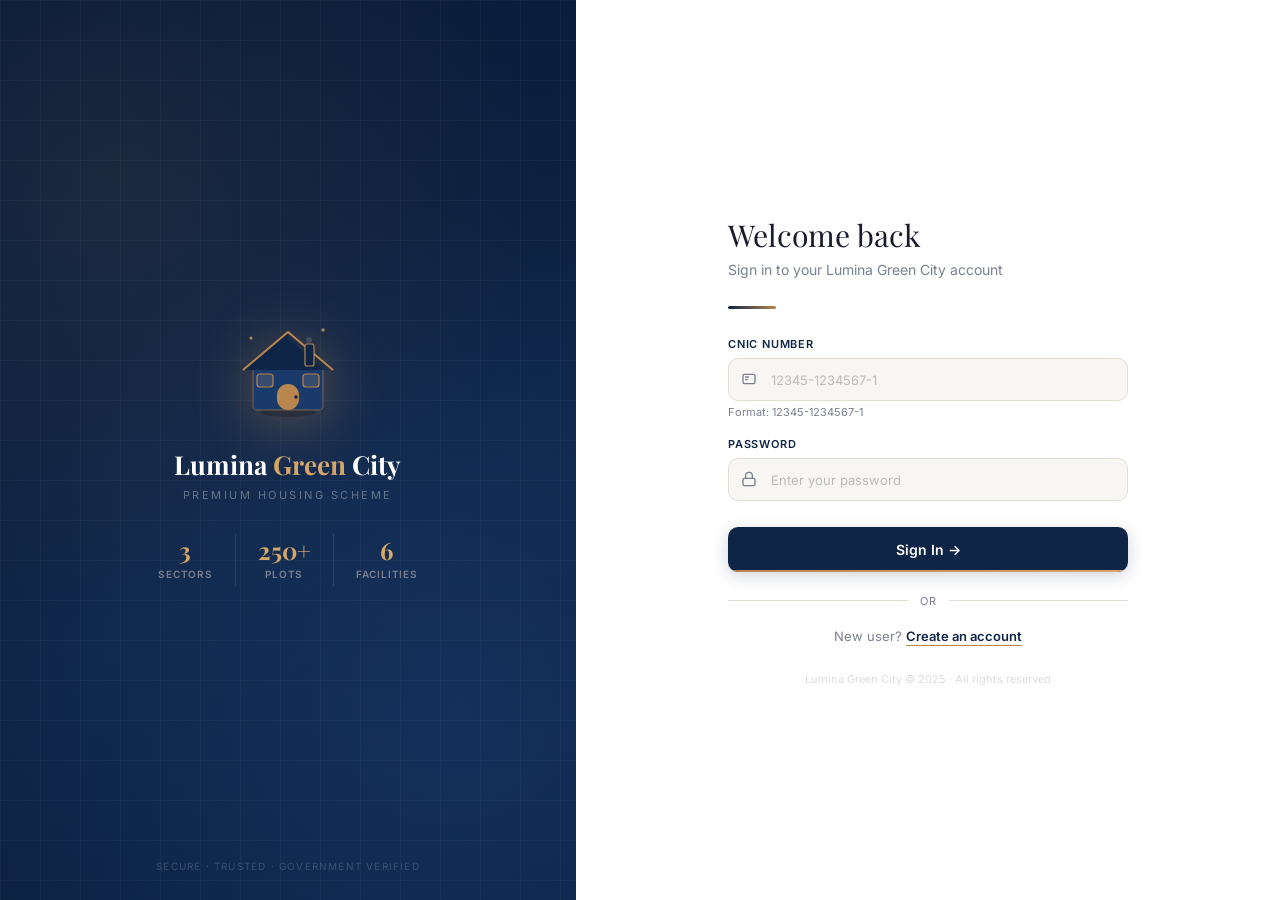
<file: login.html>
<!DOCTYPE html>
<html lang="en">
<head>
  <meta charset="UTF-8">
  <meta name="viewport" content="width=device-width, initial-scale=1.0">
  <title>Login — Lumina Green City</title>
  <link href="https://fonts.googleapis.com/css2?family=Playfair+Display:wght@600;700&family=Inter:wght@300;400;500;600&display=swap" rel="stylesheet">
  <link rel="stylesheet" href="style2.css">
</head>
<body style="display:flex;">
<div class="left-panel">
  <div class="left-content">
    <svg class="house-svg" viewBox="0 0 110 110" fill="none">
      <ellipse cx="55" cy="98" rx="28" ry="5" fill="rgba(0,0,0,0.2)"/>
      <rect x="20" y="54" width="70" height="42" rx="4" fill="#1a3a6b" stroke="rgba(184,134,78,0.4)" stroke-width="1.5"/>
      <path d="M10 56 L55 18 L100 56" fill="#0f2547" stroke="#b8864e" stroke-width="2" stroke-linejoin="round"/>
      <path d="M55 18 L100 56 L90 56 L55 24Z" fill="rgba(184,134,78,0.08)"/>
      <rect x="72" y="30" width="9" height="22" rx="2" fill="#0f2547" stroke="#b8864e" stroke-width="1.2"/>
      <circle cx="76" cy="26" r="3" fill="rgba(255,255,255,0.12)"/>
      <rect x="44" y="70" width="22" height="26" rx="11" fill="#b8864e"/>
      <circle cx="63" cy="83" r="1.8" fill="#0f2547"/>
      <rect x="24" y="60" width="16" height="13" rx="3" fill="rgba(212,167,106,0.15)" stroke="#b8864e" stroke-width="1.2"/>
      <rect x="70" y="60" width="16" height="13" rx="3" fill="rgba(212,167,106,0.15)" stroke="#b8864e" stroke-width="1.2"/>
      <circle cx="18" cy="24" r="1.5" fill="#d4a76a" opacity="0.8"/>
      <circle cx="90" cy="16" r="1.8" fill="#d4a76a" opacity="0.7"/>
    </svg>
    <div class="brand-name">Lumina <span>Green</span> City</div>
    <div class="brand-tag">Premium Housing Scheme</div>
    <div class="stats-row">
      <div class="stat"><div class="stat-num">3</div><div class="stat-lbl">Sectors</div></div>
      <div class="stat-div"></div>
      <div class="stat"><div class="stat-num">250+</div><div class="stat-lbl">Plots</div></div>
      <div class="stat-div"></div>
      <div class="stat"><div class="stat-num">6</div><div class="stat-lbl">Facilities</div></div>
    </div>
  </div>
  <div class="trust">Secure · Trusted · Government Verified</div>
</div>

<div class="right-panel">
  <div class="form-box">
    <div class="form-heading">Welcome back</div>
    <div class="form-sub">Sign in to your Lumina Green City account</div>
    <div class="accent"></div>
    <form onsubmit="handleLogin(event)">
      <div class="field">
        <label>CNIC Number</label>
        <div class="iw">
          <svg class="iico" width="16" height="16" viewBox="0 0 24 24" fill="none" stroke="currentColor" stroke-width="2" stroke-linecap="round"><rect x="3" y="5" width="18" height="14" rx="2"/><path d="M7 9h4M7 13h2"/></svg>
          <input type="text" id="cnic" placeholder="12345-1234567-1" maxlength="15" oninput="fmtCnic(this)" autocomplete="off"/>
        </div>
        <div class="hint">Format: 12345-1234567-1</div>
        <div class="err" id="cnic-err">Please enter a valid CNIC number</div>
      </div>
      <div class="field">
        <label>Password</label>
        <div class="iw">
          <svg class="iico" width="16" height="16" viewBox="0 0 24 24" fill="none" stroke="currentColor" stroke-width="2" stroke-linecap="round"><rect x="3" y="11" width="18" height="11" rx="2"/><path d="M7 11V7a5 5 0 0110 0v4"/></svg>
          <input type="password" id="password" placeholder="Enter your password"/>
        </div>
        <div class="err" id="pass-err">Incorrect CNIC or password</div>
      </div>
      <button type="submit" class="btn">Sign In →</button>
    </form>
    <div class="divider"><span>OR</span></div>
    <div class="reg-link">New user? <a href="register.html">Create an account</a></div>
    <div class="copy">Lumina Green City © 2025 · All rights reserved</div>
  </div>
</div>

<script>
  function fmtCnic(inp) {
    let v = inp.value.replace(/\D/g, '');
    if (v.length > 5 && v.length <= 12) v = v.slice(0,5) + '-' + v.slice(5);
    else if (v.length > 12) v = v.slice(0,5) + '-' + v.slice(5,12) + '-' + v.slice(12,13);
    inp.value = v;
  }
  function handleLogin(e) {
    e.preventDefault();
    const cnic = document.getElementById('cnic').value.trim();
    const pass = document.getElementById('password').value.trim();
    document.getElementById('cnic-err').classList.remove('show');
    document.getElementById('pass-err').classList.remove('show');
    if (!/^\d{5}-\d{7}-\d$/.test(cnic)) { document.getElementById('cnic-err').classList.add('show'); return; }
    if (cnic === '12345-1234567-1' && pass === 'admin123') { localStorage.setItem('loggedInUser', 'admin'); window.location.href = 'index.html'; return; }
    const saved = localStorage.getItem('user_' + cnic);
    if (saved) { const u = JSON.parse(saved); if (u.password === pass) { localStorage.setItem('loggedInUser', cnic); localStorage.setItem('loggedInName', u.name); window.location.href = 'index.html'; return; } }
    document.getElementById('pass-err').classList.add('show');
  }
</script>
</body>
</html>
</file>
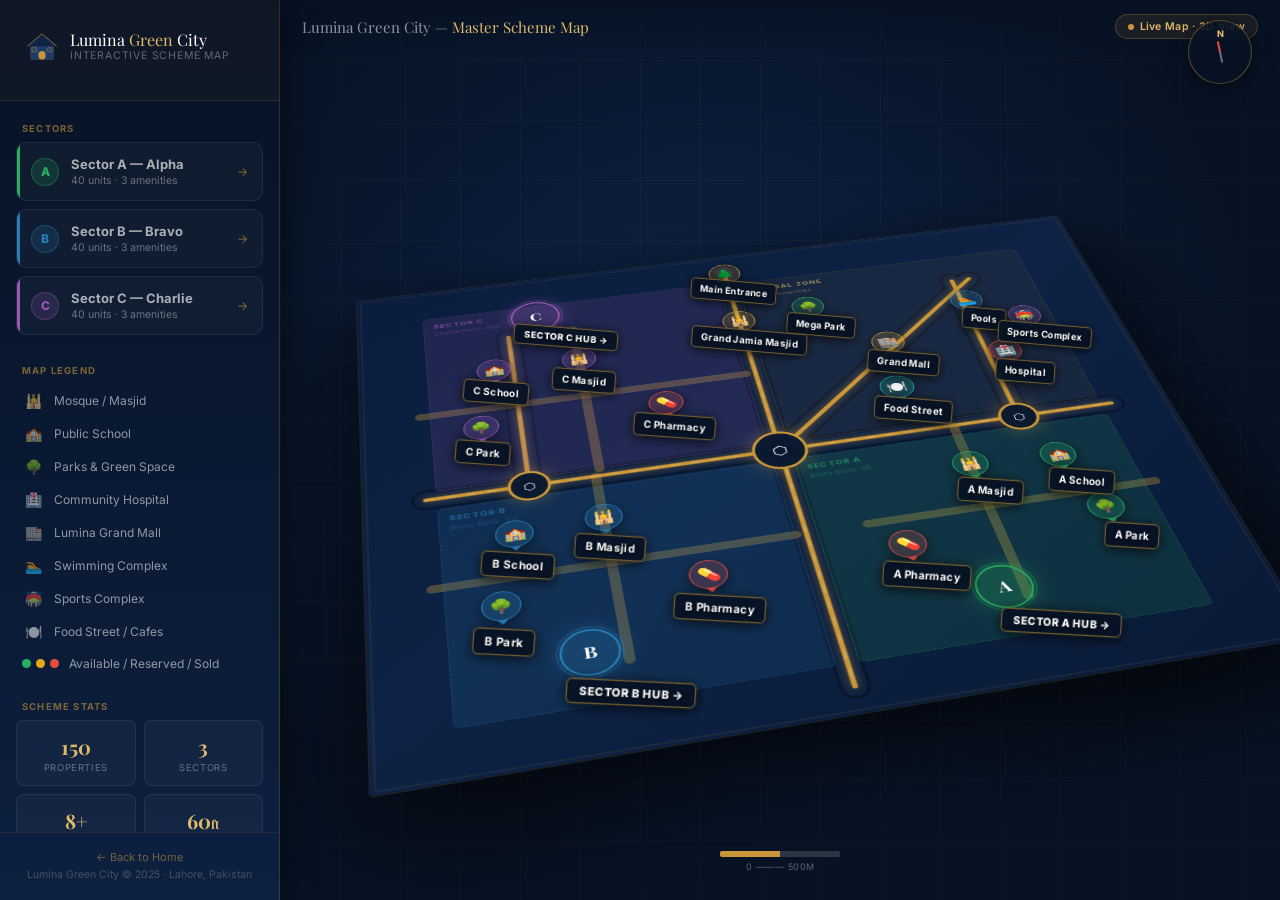
<file: map.html>
<!DOCTYPE html>
<html lang="en">
<head>
  <meta charset="UTF-8">
  <meta name="viewport" content="width=device-width, initial-scale=1.0">
  <title>Scheme Map — Lumina Green City</title>
  <link href="https://fonts.googleapis.com/css2?family=Playfair+Display:wght@500;600;700&family=Inter:wght@300;400;500;600;700&display=swap" rel="stylesheet">
  <style>
    :root {
      --navy:    #0f2547;
      --navy2:   #071224;
      --navy3:   #193a6e;
      --gold:    #c9973a;
      --gold2:   #e0b96a;
      --gold3:   #f5d68a;
      --cream:   #f8f6f1;
      --border:  #e4e9f0;
      --muted:   #7a8a99;
      --text:    #1c2b3a;
      --white:   #ffffff;

      /* map palette */
      --road-main: #c9973a;
      --road-sec:  rgba(201,151,58,0.45);
      --road-bg:   #0b1c3d;
      --zone-a:    rgba(39,174,96,0.14);
      --zone-b:    rgba(41,128,185,0.14);
      --zone-c:    rgba(155,89,182,0.14);
      --zone-c2:   rgba(231,76,60,0.14);
    }

    *, *::before, *::after { box-sizing: border-box; margin: 0; padding: 0; }

    body, html {
      width: 100%; height: 100%; overflow: hidden;
      font-family: 'Inter', sans-serif;
      background: var(--navy2);
      color: var(--white);
    }

    /* ─── LAYOUT ─── */
    .app { display: flex; width: 100%; height: 100%; position: relative; }

    /* ─── SIDEBAR ─── */
    .sidebar {
      width: 280px; flex-shrink: 0;
      background: linear-gradient(180deg, #071224 0%, #0d2040 100%);
      border-right: 1px solid rgba(201,151,58,0.22);
      display: flex; flex-direction: column;
      padding: 0; z-index: 20;
      box-shadow: 4px 0 32px rgba(0,0,0,0.45);
    }

    .sb-header {
      padding: 28px 24px 22px;
      border-bottom: 1px solid rgba(201,151,58,0.14);
      background: rgba(201,151,58,0.04);
    }
    .sb-logo { display: flex; align-items: center; gap: 10px; margin-bottom: 14px; }
    .sb-logo-icon { width: 36px; height: 36px; }
    .sb-brand { font-family: 'Playfair Display', serif; font-size: 16px; color: #fff; line-height: 1.2; }
    .sb-brand span { color: var(--gold2); }
    .sb-tagline { font-size: 10.5px; color: rgba(255,255,255,0.35); letter-spacing: 0.8px; text-transform: uppercase; }

    .sb-body { flex: 1; padding: 22px 16px; display: flex; flex-direction: column; gap: 22px; overflow-y: auto; }

    .sb-section-label {
      font-size: 9.5px; font-weight: 700; letter-spacing: 1.2px;
      text-transform: uppercase; color: rgba(201,151,58,0.6);
      padding: 0 6px; margin-bottom: 8px;
    }

    /* Sector buttons */
    .sector-btn {
      width: 100%; display: flex; align-items: center; gap: 12px;
      padding: 13px 14px; border-radius: 10px;
      background: rgba(255,255,255,0.03);
      border: 1px solid rgba(255,255,255,0.07);
      color: rgba(255,255,255,0.65); font-family: 'Inter', sans-serif;
      font-size: 13px; font-weight: 600; cursor: pointer;
      text-align: left; transition: all 0.22s; margin-bottom: 8px;
      position: relative; overflow: hidden;
    }
    .sector-btn::before {
      content: ''; position: absolute; left: 0; top: 0; bottom: 0;
      width: 3px; border-radius: 2px; transition: all 0.22s;
    }
    .sector-btn.sa::before { background: #27ae60; }
    .sector-btn.sb::before { background: #2980b9; }
    .sector-btn.sc::before { background: #9b59b6; }
    .sector-btn:hover { background: rgba(201,151,58,0.1); border-color: rgba(201,151,58,0.3); color: #fff; transform: translateX(3px); }
    .sector-btn-dot { width: 28px; height: 28px; border-radius: 50%; display: flex; align-items: center; justify-content: center; font-weight: 800; font-size: 12px; flex-shrink: 0; }
    .sector-btn.sa .sector-btn-dot { background: rgba(39,174,96,0.18); color: #27ae60; border: 1.5px solid rgba(39,174,96,0.35); }
    .sector-btn.sb .sector-btn-dot { background: rgba(41,128,185,0.18); color: #2980b9; border: 1.5px solid rgba(41,128,185,0.35); }
    .sector-btn.sc .sector-btn-dot { background: rgba(155,89,182,0.18); color: #9b59b6; border: 1.5px solid rgba(155,89,182,0.35); }
    .sector-btn-info { flex: 1; }
    .sector-btn-title { font-size: 13px; font-weight: 700; margin-bottom: 2px; }
    .sector-btn-sub { font-size: 10.5px; color: rgba(255,255,255,0.38); font-weight: 400; }
    .sector-btn-arrow { font-size: 12px; color: rgba(201,151,58,0.5); transition: all 0.2s; }
    .sector-btn:hover .sector-btn-arrow { color: var(--gold2); transform: translateX(3px); }

    /* Legend */
    .legend-item { display: flex; align-items: center; gap: 10px; padding: 8px 6px; font-size: 12px; color: rgba(255,255,255,0.55); border-radius: 6px; transition: all 0.15s; cursor: default; }
    .legend-item:hover { background: rgba(255,255,255,0.04); color: rgba(255,255,255,0.8); }
    .legend-dot { width: 8px; height: 8px; border-radius: 50%; flex-shrink: 0; }
    .legend-icon { font-size: 14px; width: 22px; text-align: center; }

    /* Stats strip */
    .stat-row { display: grid; grid-template-columns: 1fr 1fr; gap: 8px; }
    .stat-box { background: rgba(255,255,255,0.03); border: 1px solid rgba(255,255,255,0.07); border-radius: 8px; padding: 12px 10px; text-align: center; }
    .stat-val { font-family: 'Playfair Display', serif; font-size: 20px; color: var(--gold2); font-weight: 700; }
    .stat-lbl { font-size: 9.5px; color: rgba(255,255,255,0.35); text-transform: uppercase; letter-spacing: 0.6px; margin-top: 2px; }

    .sb-footer {
      padding: 16px 18px;
      border-top: 1px solid rgba(201,151,58,0.1);
      font-size: 10.5px; color: rgba(255,255,255,0.22);
      text-align: center; line-height: 1.6;
    }

    /* ─── MAP VIEWPORT ─── */
    .map-viewport {
      flex: 1; position: relative; overflow: hidden;
      background: radial-gradient(ellipse at 40% 40%, #0d2244 0%, #071224 70%);
    }

    /* Subtle grid overlay */
    .map-viewport::before {
      content: ''; position: absolute; inset: 0; pointer-events: none;
      background-image:
        linear-gradient(rgba(201,151,58,0.04) 1px, transparent 1px),
        linear-gradient(90deg, rgba(201,151,58,0.04) 1px, transparent 1px);
      background-size: 60px 60px;
      z-index: 0;
    }

    /* Vignette */
    .map-viewport::after {
      content: ''; position: absolute; inset: 0; pointer-events: none;
      background: radial-gradient(ellipse 80% 80% at 50% 50%, transparent 40%, rgba(7,18,36,0.65) 100%);
      z-index: 1;
    }

    .map-3d-stage {
      position: absolute; inset: 0;
      display: flex; align-items: center; justify-content: center;
      perspective: 1600px; z-index: 2;
    }

    .map-canvas {
      position: relative;
      width: 820px; height: 680px;
      transform: rotateX(48deg) rotateZ(-12deg);
      transform-style: preserve-3d;
      transition: transform 0.6s ease;
    }

    /* ── MAP BASE PLATE ── */
    .map-base {
      position: absolute; inset: 0;
      background: linear-gradient(145deg, #0a1d3e 0%, #0d2244 50%, #091a38 100%);
      border-radius: 4px;
      box-shadow: 0 0 0 1px rgba(201,151,58,0.15), 0 40px 120px rgba(0,0,0,0.8);
    }

    /* ── SVG ROAD NETWORK ── */
    .road-svg {
      position: absolute; inset: 0; width: 100%; height: 100%;
      pointer-events: none; overflow: visible;
    }

    /* Road layers */
    .rl-shadow { stroke: rgba(0,0,0,0.6); fill: none; stroke-linecap: round; stroke-linejoin: round; }
    .rl-asphalt { stroke: #0e2040; fill: none; stroke-linecap: round; stroke-linejoin: round; }
    .rl-main { stroke: var(--gold); fill: none; stroke-linecap: round; stroke-linejoin: round; filter: drop-shadow(0 0 4px rgba(201,151,58,0.5)); }
    .rl-sec { stroke: rgba(201,151,58,0.35); fill: none; stroke-linecap: round; stroke-linejoin: round; }
    .rl-mark { stroke: rgba(255,255,255,0.18); fill: none; stroke-dasharray: 8 12; stroke-linecap: round; }

    /* ── SECTOR ZONES ── */
    .zone {
      position: absolute; border-radius: 6px;
      border: 1px dashed; display: flex;
      flex-direction: column; align-items: flex-start;
      justify-content: flex-start; padding: 8px 10px;
    }
    .zone-label {
      font-size: 9px; font-weight: 800; letter-spacing: 1.2px;
      text-transform: uppercase; opacity: 0.6;
      margin-bottom: 3px; font-family: 'Inter', sans-serif;
    }
    .zone-sub {
      font-size: 8px; opacity: 0.4; font-family: 'Inter', sans-serif;
    }

    /* ── MAP PINS ── */
    .pin {
      position: absolute; transform: translate(-50%, -50%);
      display: flex; flex-direction: column; align-items: center;
      cursor: pointer; z-index: 10;
      transform-style: preserve-3d;
    }
    .pin-body {
      width: 36px; height: 36px; border-radius: 50%;
      display: flex; align-items: center; justify-content: center;
      font-size: 17px; transition: all 0.22s;
      box-shadow: 0 4px 14px rgba(0,0,0,0.5);
      border: 1.5px solid rgba(255,255,255,0.12);
      position: relative;
    }
    .pin-body::after {
      content: ''; position: absolute;
      bottom: -6px; left: 50%; transform: translateX(-50%);
      width: 0; height: 0;
      border-left: 5px solid transparent;
      border-right: 5px solid transparent;
      border-top: 6px solid;
    }
    .pin-label {
      background: rgba(7,18,36,0.96);
      border: 1px solid rgba(201,151,58,0.55);
      color: #fff; font-size: 10px; font-weight: 700; padding: 4px 9px;
      border-radius: 5px; white-space: nowrap; margin-top: 10px;
      letter-spacing: 0.4px; font-family: 'Inter', sans-serif;
      transform: rotateX(-48deg) rotateZ(12deg) translateZ(30px);
      box-shadow: 0 2px 12px rgba(0,0,0,0.8), 0 0 0 1px rgba(201,151,58,0.15);
      transition: all 0.22s;
      text-shadow: 0 1px 3px rgba(0,0,0,0.9);
      line-height: 1.3;
    }
    .pin:hover .pin-body { transform: translateZ(20px) scale(1.2); }
    .pin:hover .pin-label { background: rgba(15,37,71,0.98); border-color: var(--gold); color: var(--gold2); }

    /* Pin color variants */
    .pin-gold .pin-body { background: rgba(201,151,58,0.2); border-color: var(--gold); }
    .pin-gold .pin-body::after { border-top-color: var(--gold); }
    .pin-green .pin-body { background: rgba(39,174,96,0.2); border-color: #27ae60; }
    .pin-green .pin-body::after { border-top-color: #27ae60; }
    .pin-blue .pin-body { background: rgba(41,128,185,0.2); border-color: #2980b9; }
    .pin-blue .pin-body::after { border-top-color: #2980b9; }
    .pin-red .pin-body { background: rgba(231,76,60,0.2); border-color: #e74c3c; }
    .pin-red .pin-body::after { border-top-color: #e74c3c; }
    .pin-purple .pin-body { background: rgba(155,89,182,0.2); border-color: #9b59b6; }
    .pin-purple .pin-body::after { border-top-color: #9b59b6; }
    .pin-teal .pin-body { background: rgba(26,188,156,0.2); border-color: #1abc9c; }
    .pin-teal .pin-body::after { border-top-color: #1abc9c; }

    /* ── SECTOR NODES (clickable hubs) ── */
    .sector-node {
      position: absolute; transform: translate(-50%, -50%);
      cursor: pointer; z-index: 15;
      transform-style: preserve-3d;
    }
    .sector-node-ring {
      width: 54px; height: 54px; border-radius: 50%;
      display: flex; align-items: center; justify-content: center;
      font-family: 'Playfair Display', serif; font-size: 18px;
      font-weight: 700; color: #fff; position: relative;
      transition: all 0.25s;
    }
    .sector-node-ring::before {
      content: ''; position: absolute; inset: -5px;
      border-radius: 50%; border: 1.5px solid;
      animation: sectorRing 2.5s ease-in-out infinite;
    }
    @keyframes sectorRing {
      0%,100% { transform: scale(1); opacity: 0.5; }
      50% { transform: scale(1.1); opacity: 1; }
    }
    .sn-a .sector-node-ring { background: rgba(39,174,96,0.25); box-shadow: 0 0 20px rgba(39,174,96,0.4); border: 2px solid #27ae60; }
    .sn-a .sector-node-ring::before { border-color: rgba(39,174,96,0.5); }
    .sn-b .sector-node-ring { background: rgba(41,128,185,0.25); box-shadow: 0 0 20px rgba(41,128,185,0.4); border: 2px solid #2980b9; }
    .sn-b .sector-node-ring::before { border-color: rgba(41,128,185,0.5); }
    .sn-c .sector-node-ring { background: rgba(155,89,182,0.25); box-shadow: 0 0 20px rgba(155,89,182,0.4); border: 2px solid #9b59b6; }
    .sn-c .sector-node-ring::before { border-color: rgba(155,89,182,0.5); }
    .sector-node-label {
      background: rgba(7,18,36,0.96);
      border: 1px solid rgba(201,151,58,0.55);
      color: #fff; font-size: 9.5px; font-weight: 800; padding: 4px 10px;
      border-radius: 5px; white-space: nowrap; margin-top: 10px;
      text-align: center; letter-spacing: 0.6px; text-transform: uppercase;
      font-family: 'Inter', sans-serif;
      transform: rotateX(-48deg) rotateZ(12deg) translateZ(30px);
      box-shadow: 0 2px 12px rgba(0,0,0,0.8), 0 0 0 1px rgba(201,151,58,0.15);
      transition: all 0.22s;
      text-shadow: 0 1px 3px rgba(0,0,0,0.9);
    }
    .sector-node:hover .sector-node-ring { transform: scale(1.15); }
    .sector-node:hover .sector-node-label { background: rgba(15,37,71,0.98); border-color: var(--gold); color: var(--gold2); }

    /* ── ROUNDABOUT ── */
    .roundabout {
      position: absolute; transform: translate(-50%, -50%);
      z-index: 12;
    }
    .roundabout-body {
      width: 56px; height: 56px; border-radius: 50%;
      background: #091830; border: 3px solid var(--gold);
      box-shadow: 0 0 20px rgba(201,151,58,0.4), inset 0 0 20px rgba(201,151,58,0.05);
      display: flex; align-items: center; justify-content: center;
      font-size: 18px; animation: roundaboutSpin 12s linear infinite;
    }
    @keyframes roundaboutSpin {
      from { box-shadow: 0 0 15px rgba(201,151,58,0.3), inset 0 0 15px rgba(201,151,58,0.05); }
      50%  { box-shadow: 0 0 30px rgba(201,151,58,0.6), inset 0 0 25px rgba(201,151,58,0.1); }
      to   { box-shadow: 0 0 15px rgba(201,151,58,0.3), inset 0 0 15px rgba(201,151,58,0.05); }
    }

    /* ── COMPASS ── */
    .compass {
      position: absolute; top: 20px; right: 20px; z-index: 20;
      width: 64px; height: 64px;
    }
    .compass-body {
      width: 64px; height: 64px; border-radius: 50%;
      background: rgba(7,18,36,0.9); border: 1.5px solid rgba(201,151,58,0.4);
      box-shadow: 0 4px 20px rgba(0,0,0,0.5); display: flex;
      align-items: center; justify-content: center; position: relative;
    }
    .compass-n { position: absolute; top: 7px; left: 50%; transform: translateX(-50%); font-size: 9px; font-weight: 800; color: var(--gold2); letter-spacing: 0; }
    .compass-needle { width: 2px; height: 22px; background: linear-gradient(to bottom, #e74c3c 50%, rgba(255,255,255,0.4) 50%); border-radius: 1px; transform: rotate(-12deg); }

    /* ─── TOP BAR (map) ─── */
    .map-topbar {
      position: absolute; top: 0; left: 0; right: 0; z-index: 15;
      display: flex; align-items: center; justify-content: space-between;
      padding: 14px 22px;
      background: linear-gradient(180deg, rgba(7,18,36,0.9) 0%, transparent 100%);
    }
    .map-topbar-title { font-family: 'Playfair Display', serif; font-size: 15px; color: rgba(255,255,255,0.55); }
    .map-topbar-title span { color: var(--gold2); }
    .map-badge { display: inline-flex; align-items: center; gap: 6px; background: rgba(201,151,58,0.1); border: 1px solid rgba(201,151,58,0.28); border-radius: 16px; padding: 5px 12px; font-size: 10.5px; color: var(--gold2); font-weight: 600; letter-spacing: 0.3px; }
    .map-badge-dot { width: 6px; height: 6px; border-radius: 50%; background: var(--gold); animation: badgePulse 2s infinite; }
    @keyframes badgePulse { 0%,100%{opacity:1} 50%{opacity:0.3} }

    /* ─── SECTOR POPUP MODAL ─── */
    .modal-overlay {
      position: absolute; inset: 0; z-index: 100;
      background: rgba(4,9,22,0.6); backdrop-filter: blur(10px);
      display: flex; align-items: center; justify-content: center;
      opacity: 0; pointer-events: none;
      transition: opacity 0.35s ease;
    }
    .modal-overlay.active { opacity: 1; pointer-events: all; }

    .modal-box {
      width: 680px; max-width: 96%;
      background: linear-gradient(145deg, #0a1d3e, #071224);
      border: 1.5px solid rgba(201,151,58,0.35);
      border-radius: 18px;
      box-shadow: 0 20px 80px rgba(0,0,0,0.7), 0 0 0 1px rgba(201,151,58,0.1);
      transform: scale(0.92) translateY(16px);
      transition: transform 0.35s cubic-bezier(.22,1,.36,1);
      overflow: hidden;
    }
    .modal-overlay.active .modal-box { transform: scale(1) translateY(0); }

    .modal-header {
      background: linear-gradient(135deg, rgba(201,151,58,0.12), rgba(201,151,58,0.04));
      border-bottom: 1px solid rgba(201,151,58,0.18);
      padding: 20px 26px; display: flex; align-items: center; justify-content: space-between;
    }
    .modal-header-left { display: flex; align-items: center; gap: 12px; }
    .modal-sector-badge {
      width: 42px; height: 42px; border-radius: 50%;
      display: flex; align-items: center; justify-content: center;
      font-family: 'Playfair Display', serif; font-size: 20px; font-weight: 700; color: #fff;
    }
    .modal-title { font-family: 'Playfair Display', serif; font-size: 20px; color: #fff; }
    .modal-subtitle { font-size: 11px; color: rgba(255,255,255,0.4); margin-top: 2px; }
    .modal-close {
      background: rgba(255,255,255,0.08); border: 1px solid rgba(255,255,255,0.14);
      color: rgba(255,255,255,0.6); width: 34px; height: 34px; border-radius: 50%;
      cursor: pointer; display: flex; align-items: center; justify-content: center;
      font-size: 18px; font-family: 'Inter', sans-serif; transition: all 0.2s;
    }
    .modal-close:hover { background: rgba(255,255,255,0.16); color: #fff; }

    .modal-body { padding: 24px 26px; }

    /* Sector mini-map */
    .sector-map-grid {
      width: 100%; height: 300px;
      background: #060f22;
      border: 1px solid rgba(201,151,58,0.15);
      border-radius: 12px; position: relative; overflow: hidden;
    }
    /* inner road cross */
    .sg-road-h {
      position: absolute; top: 50%; left: 0; right: 0; height: 34px;
      background: #0d2040; transform: translateY(-50%);
      border-top: 1.5px solid rgba(201,151,58,0.4); border-bottom: 1.5px solid rgba(201,151,58,0.4);
    }
    .sg-road-v {
      position: absolute; left: 50%; top: 0; bottom: 0; width: 34px;
      background: #0d2040; transform: translateX(-50%);
      border-left: 1.5px solid rgba(201,151,58,0.4); border-right: 1.5px solid rgba(201,151,58,0.4);
    }
    .sg-road-h::before, .sg-road-v::before {
      content: ''; position: absolute; background: rgba(255,255,255,0.1);
    }
    .sg-road-h::before { top: 50%; left: 0; right: 0; height: 1px; transform: translateY(-50%); background: repeating-linear-gradient(90deg, rgba(255,255,255,0.15) 0, rgba(255,255,255,0.15) 12px, transparent 12px, transparent 22px); }
    .sg-road-v::before { left: 50%; top: 0; bottom: 0; width: 1px; transform: translateX(-50%); background: repeating-linear-gradient(180deg, rgba(255,255,255,0.15) 0, rgba(255,255,255,0.15) 12px, transparent 12px, transparent 22px); }

    /* central roundabout */
    .sg-roundabout {
      position: absolute; top: 50%; left: 50%; transform: translate(-50%,-50%);
      width: 54px; height: 54px; border-radius: 50%;
      background: #091830; border: 2px solid var(--gold);
      box-shadow: 0 0 16px rgba(201,151,58,0.4);
      display: flex; align-items: center; justify-content: center;
      font-size: 20px; z-index: 5;
    }

    /* facility chips around the cross */
    .sg-facility {
      position: absolute; background: rgba(7,18,36,0.95);
      border: 1px solid rgba(201,151,58,0.25); border-radius: 7px;
      padding: 6px 10px; font-size: 10.5px; font-weight: 600;
      color: rgba(255,255,255,0.75); white-space: nowrap; z-index: 6;
      display: flex; align-items: center; gap: 6px;
      transition: all 0.2s;
    }
    .sg-facility:hover { border-color: var(--gold); color: #fff; background: rgba(201,151,58,0.1); }

    /* quadrant blocks */
    .sg-quad {
      position: absolute; display: grid;
      grid-template-columns: repeat(4,1fr); gap: 5px;
      padding: 8px;
    }
    .sq-house {
      width: 22px; height: 22px; border-radius: 3px;
      display: flex; align-items: center; justify-content: center;
      font-size: 12px; border: 1px solid;
      transition: all 0.15s; cursor: default;
    }
    .sq-available { background: rgba(39,174,96,0.12); border-color: rgba(39,174,96,0.3); }
    .sq-sold { background: rgba(231,76,60,0.12); border-color: rgba(231,76,60,0.3); }
    .sq-reserved { background: rgba(230,168,23,0.12); border-color: rgba(230,168,23,0.3); }
    .sq-house:hover { transform: scale(1.15); }

    /* modal stats row */
    .modal-stats { display: grid; grid-template-columns: repeat(4,1fr); gap: 10px; margin-top: 16px; }
    .ms-box { background: rgba(255,255,255,0.03); border: 1px solid rgba(255,255,255,0.07); border-radius: 9px; padding: 12px 10px; text-align: center; }
    .ms-val { font-family: 'Playfair Display', serif; font-size: 18px; color: var(--gold2); font-weight: 700; }
    .ms-lbl { font-size: 9.5px; color: rgba(255,255,255,0.35); text-transform: uppercase; letter-spacing: 0.5px; margin-top: 3px; }

    /* ─── BACK BUTTON ─── */
    .back-btn {
      position: absolute; top: 14px; left: 10px; z-index: 30;
      display: flex; align-items: center; gap: 7px;
      padding: 8px 14px; background: rgba(255,255,255,0.05);
      border: 1px solid rgba(255,255,255,0.12); border-radius: 8px;
      color: rgba(255,255,255,0.65); font-size: 12.5px; font-weight: 500;
      text-decoration: none; font-family: 'Inter', sans-serif;
      transition: all 0.2s;
    }
    .back-btn:hover { background: rgba(201,151,58,0.1); border-color: rgba(201,151,58,0.3); color: #fff; }
  </style>
</head>
<body>

<div class="app">

  <!-- ═══ SIDEBAR ═══ -->
  <aside class="sidebar">

    <div class="sb-header">
      <div class="sb-logo">
        <svg class="sb-logo-icon" viewBox="0 0 110 110" fill="none">
          <rect x="20" y="54" width="70" height="42" rx="4" fill="#1a3a6b" stroke="rgba(201,151,58,0.4)" stroke-width="1.5"/>
          <path d="M10 56 L55 18 L100 56" fill="#0f2547" stroke="#c9973a" stroke-width="2" stroke-linejoin="round"/>
          <rect x="44" y="70" width="22" height="26" rx="11" fill="#c9973a"/>
          <rect x="24" y="60" width="16" height="13" rx="3" fill="rgba(201,151,58,0.12)" stroke="#c9973a" stroke-width="1.2"/>
          <rect x="70" y="60" width="16" height="13" rx="3" fill="rgba(201,151,58,0.12)" stroke="#c9973a" stroke-width="1.2"/>
        </svg>
        <div>
          <div class="sb-brand">Lumina <span>Green</span> City</div>
          <div class="sb-tagline">Interactive Scheme Map</div>
        </div>
      </div>
    </div>

    <div class="sb-body">

      <!-- Sector navigation -->
      <div>
        <div class="sb-section-label">Sectors</div>
        <button class="sector-btn sa" onclick="openSector('A')">
          <div class="sector-btn-dot">A</div>
          <div class="sector-btn-info">
            <div class="sector-btn-title">Sector A — Alpha</div>
            <div class="sector-btn-sub">40 units · 3 amenities</div>
          </div>
          <div class="sector-btn-arrow">→</div>
        </button>
        <button class="sector-btn sb" onclick="openSector('B')">
          <div class="sector-btn-dot">B</div>
          <div class="sector-btn-info">
            <div class="sector-btn-title">Sector B — Bravo</div>
            <div class="sector-btn-sub">40 units · 3 amenities</div>
          </div>
          <div class="sector-btn-arrow">→</div>
        </button>
        <button class="sector-btn sc" onclick="openSector('C')">
          <div class="sector-btn-dot">C</div>
          <div class="sector-btn-info">
            <div class="sector-btn-title">Sector C — Charlie</div>
            <div class="sector-btn-sub">40 units · 3 amenities</div>
          </div>
          <div class="sector-btn-arrow">→</div>
        </button>
      </div>

      <!-- Legend -->
      <div>
        <div class="sb-section-label">Map Legend</div>
        <div class="legend-item"><span class="legend-icon">🕌</span><span>Mosque / Masjid</span></div>
        <div class="legend-item"><span class="legend-icon">🏫</span><span>Public School</span></div>
        <div class="legend-item"><span class="legend-icon">🌳</span><span>Parks &amp; Green Space</span></div>
        <div class="legend-item"><span class="legend-icon">🏥</span><span>Community Hospital</span></div>
        <div class="legend-item"><span class="legend-icon">🏬</span><span>Lumina Grand Mall</span></div>
        <div class="legend-item"><span class="legend-icon">🏊</span><span>Swimming Complex</span></div>
        <div class="legend-item"><span class="legend-icon">🏟️</span><span>Sports Complex</span></div>
        <div class="legend-item"><span class="legend-icon">🍽️</span><span>Food Street / Cafes</span></div>
        <div class="legend-item">
          <span style="display:inline-flex;gap:5px;align-items:center">
            <span style="width:9px;height:9px;border-radius:50%;background:#27ae60;display:inline-block"></span>
            <span style="width:9px;height:9px;border-radius:50%;background:#e6a817;display:inline-block"></span>
            <span style="width:9px;height:9px;border-radius:50%;background:#e74c3c;display:inline-block"></span>
          </span>
          <span>Available / Reserved / Sold</span>
        </div>
      </div>

      <!-- Stats -->
      <div>
        <div class="sb-section-label">Scheme Stats</div>
        <div class="stat-row">
          <div class="stat-box"><div class="stat-val">150</div><div class="stat-lbl">Properties</div></div>
          <div class="stat-box"><div class="stat-val">3</div><div class="stat-lbl">Sectors</div></div>
          <div class="stat-box"><div class="stat-val">8+</div><div class="stat-lbl">Amenities</div></div>
          <div class="stat-box"><div class="stat-val">60<span style="font-size:12px">ft</span></div><div class="stat-lbl">Main Road</div></div>
        </div>
      </div>

    </div>

    <div class="sb-footer">
      <a href="index.html" style="color:rgba(201,151,58,0.55);text-decoration:none;font-size:11px;">← Back to Home</a><br>
      Lumina Green City © 2025 · Lahore, Pakistan
    </div>
  </aside>      

  <!-- ═══ MAP VIEWPORT ═══ -->
  <div class="map-viewport">

    <!-- Top bar -->
    <div class="map-topbar">
      <div class="map-topbar-title">Lumina Green City — <span>Master Scheme Map</span></div>
      <div class="map-badge">
        <div class="map-badge-dot"></div>
        Live Map · 3D View
      </div>
    </div>

    <!-- 3D Stage -->
    <div class="map-3d-stage">
      <div class="map-canvas" id="mapCanvas">

        <!-- Base plate -->
        <div class="map-base"></div>

        <!-- ── SVG ROAD NETWORK ── -->
        <svg class="road-svg" viewBox="0 0 820 680" preserveAspectRatio="none">
          <!-- Shadows -->
          <g class="rl-shadow" stroke-width="28" opacity="0.5">
            <path d="M410 30 L410 650"/>
            <path d="M60 340 L760 340"/>
            <path d="M160 100 L160 340"/>
            <path d="M660 100 L660 340"/>
            <path d="M410 340 L680 100"/>
          </g>
          <!-- Asphalt base -->
          <g class="rl-asphalt" stroke-width="22">
            <path d="M410 30 L410 650"/>
            <path d="M60 340 L760 340"/>
            <path d="M160 100 L160 340"/>
            <path d="M660 100 L660 340"/>
            <path d="M410 340 L680 100"/>
          </g>
          <!-- Sector internal roads (thinner) -->
          <g class="rl-sec" stroke-width="10">
            <!-- Sector A (SE quad) internal cross -->
            <path d="M590 340 L590 580"/>
            <path d="M470 460 L760 460"/>
            <!-- Sector B (SW quad) internal cross -->
            <path d="M225 340 L225 580"/>
            <path d="M60 460 L400 460"/>
            <!-- Sector C (NW quad) internal cross -->
            <path d="M230 100 L230 330"/>
            <path d="M60 215 L400 215"/>
          </g>
          <!-- Main gold roads -->
          <g class="rl-main" stroke-width="5">
            <path d="M410 30 L410 650"/>
            <path d="M60 340 L760 340"/>
            <path d="M160 100 L160 340"/>
            <path d="M660 100 L660 340"/>
            <path d="M410 340 L680 100"/>
          </g>
          <!-- Centre-line dashes -->
          <g class="rl-mark" stroke-width="1.5">
            <path d="M410 30 L410 650"/>
            <path d="M60 340 L760 340"/>
          </g>
          <!-- Border of map -->
          <rect x="4" y="4" width="812" height="672" rx="4" fill="none" stroke="rgba(201,151,58,0.08)" stroke-width="2"/>
        </svg>

        <!-- ── SECTOR ZONES ── -->
        <div class="zone" style="left:420px;top:355px;width:330px;height:270px;background:var(--zone-a);border-color:rgba(39,174,96,0.25);color:#27ae60;">
          <div class="zone-label">Sector A</div>
          <div class="zone-sub">Alpha Block · SE</div>
        </div>
        <div class="zone" style="left:70px;top:355px;width:330px;height:270px;background:var(--zone-b);border-color:rgba(41,128,185,0.25);color:#2980b9;">
          <div class="zone-label">Sector B</div>
          <div class="zone-sub">Bravo Block · SW</div>
        </div>
        <div class="zone" style="left:70px;top:50px;width:330px;height:280px;background:var(--zone-c);border-color:rgba(155,89,182,0.25);color:#9b59b6;">
          <div class="zone-label">Sector C</div>
          <div class="zone-sub">Charlie Block · NW</div>
        </div>
        <!-- Central zone -->
        <div class="zone" style="left:420px;top:55px;width:330px;height:275px;background:rgba(201,151,58,0.06);border-color:rgba(201,151,58,0.2);color:var(--gold2);">
          <div class="zone-label">Central Zone</div>
          <div class="zone-sub">Shared Amenities</div>
        </div>

        <!-- ── MAIN ROUNDABOUT (centre) ── -->
        <div class="roundabout" style="left:410px;top:340px;">
          <div class="roundabout-body">⬡</div>
        </div>

        <!-- ── SECONDARY ROUNDABOUTS ── -->
        <div class="roundabout" style="left:160px;top:340px;">
          <div class="roundabout-body" style="width:42px;height:42px;font-size:14px;">⬡</div>
        </div>
        <div class="roundabout" style="left:660px;top:340px;">
          <div class="roundabout-body" style="width:42px;height:42px;font-size:14px;">⬡</div>
        </div>

        <!-- ══ CENTRAL AMENITY PINS ══ -->
        <!-- Grand Jamia Masjid (top of main road) -->
        <div class="pin pin-gold" style="left:410px;top:140px;" onclick="pinClick('Grand Jamia Masjid','Central Zone · Main Boulevard','2,000+ worshippers · All 5 daily prayers · Jummah · Accessible from all sectors')">
          <div class="pin-body">🕌</div>
          <div class="pin-label">Grand Jamia Masjid</div>
        </div>

        <!-- Lumina Grand Mall -->
        <div class="pin pin-gold" style="left:560px;top:210px;" onclick="pinClick('Lumina Grand Mall','Central Zone · Main Boulevard','Pakistan\'s only vertical living mall · 8 floors · 200+ shops · Cinema · Sky Garden')">
          <div class="pin-body">🏬</div>
          <div class="pin-label">Grand Mall</div>
        </div>

        <!-- Hospital -->
        <div class="pin pin-red" style="left:680px;top:250px;" onclick="pinClick('Lumina General Hospital','Central Zone · Health Avenue','50-bed facility · 24/7 Emergency · 15+ specialists · ICU · OPD')">
          <div class="pin-body">🏥</div>
          <div class="pin-label">Hospital</div>
        </div>

        <!-- Sports Complex -->
        <div class="pin pin-purple" style="left:720px;top:195px;" onclick="pinClick('Sports Complex','Central Zone · Sports Avenue','Cricket ground · Indoor gym · Swimming pools · Basketball & Tennis courts')">
          <div class="pin-body">🏟️</div>
          <div class="pin-label">Sports Complex</div>
        </div>

        <!-- Swimming Pools -->
        <div class="pin pin-blue" style="left:665px;top:155px;" onclick="pinClick('Swimming Pools','Sports Complex · Central Zone','Boys & Girls pools (separate) · Olympic 25m · Certified instructors · 6AM–10PM')">
          <div class="pin-body">🏊</div>
          <div class="pin-label">Pools</div>
        </div>

        <!-- Central Park -->
        <div class="pin pin-green" style="left:490px;top:130px;" onclick="pinClick('Lumina Mega Park','Central Zone · Green Belt','10+ acres · Jogging track · Children\'s play area · Floral gardens · Water features')">
          <div class="pin-body">🌳</div>
          <div class="pin-label">Mega Park</div>
        </div>

        <!-- Food Street -->
        <div class="pin pin-teal" style="left:550px;top:285px;" onclick="pinClick('Lumina Food Street & Cafés','Main Commercial Boulevard','15+ restaurants · Pakistani, BBQ, Continental · Fine dining · Café Row · Open till midnight')">
          <div class="pin-body">🍽️</div>
          <div class="pin-label">Food Street</div>
        </div>

        <!-- Entrance -->
        <div class="pin pin-gold" style="left:410px;top:50px;" onclick="pinClick('Lumina Green City Entrance','Main Boulevard · North Gate','Gated entry · 24/7 security · CCTV · Smart visitor management')">
          <div class="pin-body">🌲</div>
          <div class="pin-label">Main Entrance</div>
        </div>

        <!-- ══ SECTOR A PINS ══ -->
        <div class="pin pin-green" style="left:590px;top:415px;" onclick="pinClick('Sector A Masjid','Block A-3, Near Sector Park','300 worshippers · Landscaped courtyard · Walking distance from all A-block homes')">
          <div class="pin-body">🕌</div>
          <div class="pin-label">A Masjid</div>
        </div>
        <div class="pin pin-green" style="left:680px;top:420px;" onclick="pinClick('Lumina School — Sector A','A-Block, School Road','Nursery to Grade 10 · Computer lab · Library · Ground · 24/7 school van')">
          <div class="pin-body">🏫</div>
          <div class="pin-label">A School</div>
        </div>
        <div class="pin pin-green" style="left:700px;top:500px;" onclick="pinClick('Sector A Community Park','A-Block Green Belt','2 acres · Landscaped lawns · Cricket ground · Kids play area · Washrooms')">
          <div class="pin-body">🌳</div>
          <div class="pin-label">A Park</div>
        </div>
        <div class="pin pin-red" style="left:500px;top:510px;" onclick="pinClick('Lumina Pharmacy — Sector A','Block A, Near Masjid','All medicines · Open 24/7 · Home delivery · Basic diagnostics')">
          <div class="pin-body">💊</div>
          <div class="pin-label">A Pharmacy</div>
        </div>

        <!-- ══ SECTOR B PINS ══ -->
        <div class="pin pin-blue" style="left:225px;top:415px;" onclick="pinClick('Sector B Masjid','Block B-5, Central Road','300 worshippers · Madrassa & Quran classes · 5-min walk from all B-block plots')">
          <div class="pin-body">🕌</div>
          <div class="pin-label">B Masjid</div>
        </div>
        <div class="pin pin-blue" style="left:140px;top:420px;" onclick="pinClick('Lumina School — Sector B','B-Block, Main Street','Nursery to Grade 10 · Arts & Science stream · School van · Smart boards')">
          <div class="pin-body">🏫</div>
          <div class="pin-label">B School</div>
        </div>
        <div class="pin pin-blue" style="left:120px;top:510px;" onclick="pinClick('Sector B Leisure Park','B-Block Central Green Lane','2 acres · Evening walkways lit · Outdoor gym · Open till 10PM nightly')">
          <div class="pin-body">🌳</div>
          <div class="pin-label">B Park</div>
        </div>
        <div class="pin pin-red" style="left:310px;top:510px;" onclick="pinClick('Lumina Pharmacy — Sector B','B-Block Main Road','Prescription & OTC medicines · Diagnostic tests · 6AM–2AM daily')">
          <div class="pin-body">💊</div>
          <div class="pin-label">B Pharmacy</div>
        </div>

        <!-- ══ SECTOR C PINS ══ -->
        <div class="pin pin-purple" style="left:230px;top:170px;" onclick="pinClick('Sector C Masjid','Block C-2, Greenery Lane','300 worshippers · Eid ground adjacent · 3-min walk from C-block plots')">
          <div class="pin-body">🕌</div>
          <div class="pin-label">C Masjid</div>
        </div>
        <div class="pin pin-purple" style="left:140px;top:170px;" onclick="pinClick('Lumina School — Sector C','C-Block, Education Avenue','Nursery to Grade 10 · Swimming coaching · Smart classroom technology')">
          <div class="pin-body">🏫</div>
          <div class="pin-label">C School</div>
        </div>
        <div class="pin pin-purple" style="left:120px;top:260px;" onclick="pinClick('Sector C Green Zone','C-Block, Greenery Lane End','2 acres · Dense tree cover · Kids play area · Pet-friendly walking paths')">
          <div class="pin-body">🌳</div>
          <div class="pin-label">C Park</div>
        </div>
        <div class="pin pin-red" style="left:310px;top:260px;" onclick="pinClick('Lumina Pharmacy — Sector C','C-Block, Ground Floor','Blood test collection · All medicines · Open 24/7')">
          <div class="pin-body">💊</div>
          <div class="pin-label">C Pharmacy</div>
        </div>

        <!-- ══ SECTOR HUB NODES ══ -->
        <div class="sector-node sn-a" style="left:600px;top:580px;" onclick="openSector('A')">
          <div class="sector-node-ring">A</div>
          <div class="sector-node-label">Sector A Hub →</div>
        </div>
        <div class="sector-node sn-b" style="left:220px;top:580px;" onclick="openSector('B')">
          <div class="sector-node-ring">B</div>
          <div class="sector-node-label">Sector B Hub →</div>
        </div>
        <div class="sector-node sn-c" style="left:220px;top:85px;" onclick="openSector('C')">
          <div class="sector-node-ring">C</div>
          <div class="sector-node-label">Sector C Hub →</div>
        </div>

      </div><!-- /map-canvas -->
    </div><!-- /map-3d-stage -->

    <!-- Compass rose -->
    <div class="compass" style="position:absolute;bottom:28px;right:28px;z-index:20;">
      <div class="compass-body">
        <div class="compass-n">N</div>
        <div class="compass-needle"></div>
      </div>
    </div>

    <!-- Scale bar -->
    <div style="position:absolute;bottom:28px;left:50%;transform:translateX(-50%);z-index:20;display:flex;flex-direction:column;align-items:center;gap:4px;">
      <div style="display:flex;align-items:center;gap:0;">
        <div style="width:60px;height:6px;background:var(--gold);border-radius:2px 0 0 2px;"></div>
        <div style="width:60px;height:6px;background:rgba(255,255,255,0.15);border-radius:0 2px 2px 0;"></div>
      </div>
      <div style="font-size:9px;color:rgba(255,255,255,0.35);letter-spacing:0.5px;text-transform:uppercase;">0 ——— 500m</div>
    </div>

    <!-- ── PIN INFO TOOLTIP ── -->
    <div id="pinToast" style="position:absolute;bottom:80px;right:24px;z-index:25;max-width:280px;background:rgba(7,18,36,0.95);border:1px solid rgba(201,151,58,0.35);border-radius:12px;padding:16px 18px;opacity:0;pointer-events:none;transition:opacity 0.25s ease;box-shadow:0 8px 32px rgba(0,0,0,0.5);">
      <div id="pinToastTitle" style="font-family:'Playfair Display',serif;font-size:15px;color:#fff;margin-bottom:4px;"></div>
      <div id="pinToastLoc" style="font-size:10.5px;color:var(--gold2);margin-bottom:8px;font-weight:600;"></div>
      <div id="pinToastDesc" style="font-size:11.5px;color:rgba(255,255,255,0.5);line-height:1.6;"></div>
    </div>

  </div><!-- /map-viewport -->

  <!-- ═══ SECTOR POPUP MODAL ═══ -->
  <div class="modal-overlay" id="sectorModal" onclick="if(event.target===this)closeModal()">
    <div class="modal-box">

      <div class="modal-header">
        <div class="modal-header-left">
          <div class="modal-sector-badge" id="modalBadge">A</div>
          <div>
            <div class="modal-title" id="modalTitle">Sector A — Alpha Block</div>
            <div class="modal-subtitle" id="modalSub">40 units · Masjid · School · Park · Pharmacy</div>
          </div>
        </div>
        <button class="modal-close" onclick="closeModal()">✕</button>
      </div>

      <div class="modal-body">
        <!-- Mini sector map -->
        <div class="sector-map-grid">
          <div class="sg-road-h"></div>
          <div class="sg-road-v"></div>
          <div class="sg-roundabout">⬡</div>

          <!-- Facility chips -->
          <div class="sg-facility" style="top:12px;left:50%;transform:translateX(-50%);">🏫 <span id="sgSchool">Lumina School A</span></div>
          <div class="sg-facility" style="bottom:12px;left:50%;transform:translateX(-50%);">💊 <span id="sgPharm">Pharmacy A</span></div>
          <div class="sg-facility" style="left:12px;top:50%;transform:translateY(-50%);">🕌 <span id="sgMosque">Sector Masjid</span></div>
          <div class="sg-facility" style="right:12px;top:50%;transform:translateY(-50%);">🌳 <span id="sgPark">Community Park</span></div>

          <!-- Quadrant plot blocks -->
          <div class="sg-quad" style="top:20px;left:20px;" id="quadTL"></div>
          <div class="sg-quad" style="top:20px;right:20px;" id="quadTR"></div>
          <div class="sg-quad" style="bottom:20px;left:20px;" id="quadBL"></div>
          <div class="sg-quad" style="bottom:20px;right:20px;" id="quadBR"></div>
        </div>

        <!-- Stats -->
        <div class="modal-stats">
          <div class="ms-box"><div class="ms-val" id="msStat1">10</div><div class="ms-lbl">5 Marla</div></div>
          <div class="ms-box"><div class="ms-val" id="msStat2">10</div><div class="ms-lbl">10 Marla</div></div>
          <div class="ms-box"><div class="ms-val" id="msStat3">10</div><div class="ms-lbl">1 Kanal</div></div>
          <div class="ms-box"><div class="ms-val" id="msStat4">10</div><div class="ms-lbl">Plots</div></div>
        </div>
      </div>
    </div>
  </div>

</div><!-- /app -->

<script>
  // ── SECTOR DATA ──
  const SECTORS = {
    A: {
      color: '#27ae60', badgeBg: 'rgba(39,174,96,0.25)', border: '#27ae60',
      title: 'Sector A — Alpha Block',
      sub: '40 units · Masjid (300 cap) · School · Park · 24/7 Pharmacy',
      school: 'Lumina School — A', pharm: 'Pharmacy — A', mosque: 'Sector A Masjid', park: 'A Community Park',
    },
    B: {
      color: '#2980b9', badgeBg: 'rgba(41,128,185,0.25)', border: '#2980b9',
      title: 'Sector B — Bravo Block',
      sub: '40 units · Masjid (300 cap) · School · Leisure Park · Pharmacy',
      school: 'Lumina School — B', pharm: 'Pharmacy — B', mosque: 'Sector B Masjid', park: 'B Leisure Park',
    },
    C: {
      color: '#9b59b6', badgeBg: 'rgba(155,89,182,0.25)', border: '#9b59b6',
      title: 'Sector C — Charlie Block',
      sub: '40 units · Masjid (300 cap) · School · Green Zone · Pharmacy',
      school: 'Lumina School — C', pharm: 'Pharmacy — C', mosque: 'Sector C Masjid', park: 'C Green Zone',
    }
  };

  const plotStates = ['available','available','available','sold','available','reserved','available','available','sold','available','available','available'];

  function genQuad(elId, color) {
    const el = document.getElementById(elId);
    el.innerHTML = '';
    plotStates.slice(0,8).forEach((st, i) => {
      const div = document.createElement('div');
      div.className = `sq-house sq-${st}`;
      div.title = st.charAt(0).toUpperCase()+st.slice(1);
      div.style.borderColor = color + '55';
      div.innerHTML = st === 'sold' ? '🧱' : (st === 'reserved' ? '⏸️' : '🏡');
      el.appendChild(div);
    });
  }

  function openSector(id) {
    const s = SECTORS[id];
    document.getElementById('modalBadge').textContent = id;
    document.getElementById('modalBadge').style.background = s.badgeBg;
    document.getElementById('modalBadge').style.border = '2px solid '+s.border;
    document.getElementById('modalBadge').style.boxShadow = '0 0 16px '+s.color+'55';
    document.getElementById('modalTitle').textContent = s.title;
    document.getElementById('modalSub').textContent = s.sub;
    document.getElementById('sgSchool').textContent = s.school;
    document.getElementById('sgPharm').textContent = s.pharm;
    document.getElementById('sgMosque').textContent = s.mosque;
    document.getElementById('sgPark').textContent = s.park;
    ['quadTL','quadTR','quadBL','quadBR'].forEach(q => genQuad(q, s.color));
    document.getElementById('sectorModal').classList.add('active');
  }

  function closeModal() {
    document.getElementById('sectorModal').classList.remove('active');
  }

  // ── PIN TOOLTIP ──
  let toastTimer;
  function pinClick(title, loc, desc) {
    const toast = document.getElementById('pinToast');
    document.getElementById('pinToastTitle').textContent = title;
    document.getElementById('pinToastLoc').textContent = '📍 ' + loc;
    document.getElementById('pinToastDesc').textContent = desc;
    toast.style.opacity = '1';
    clearTimeout(toastTimer);
    toastTimer = setTimeout(() => { toast.style.opacity = '0'; }, 4000);
  }

  // ESC key
  document.addEventListener('keydown', e => {
    if (e.key === 'Escape') closeModal();
  });
</script>
</body>
</html>
</file>
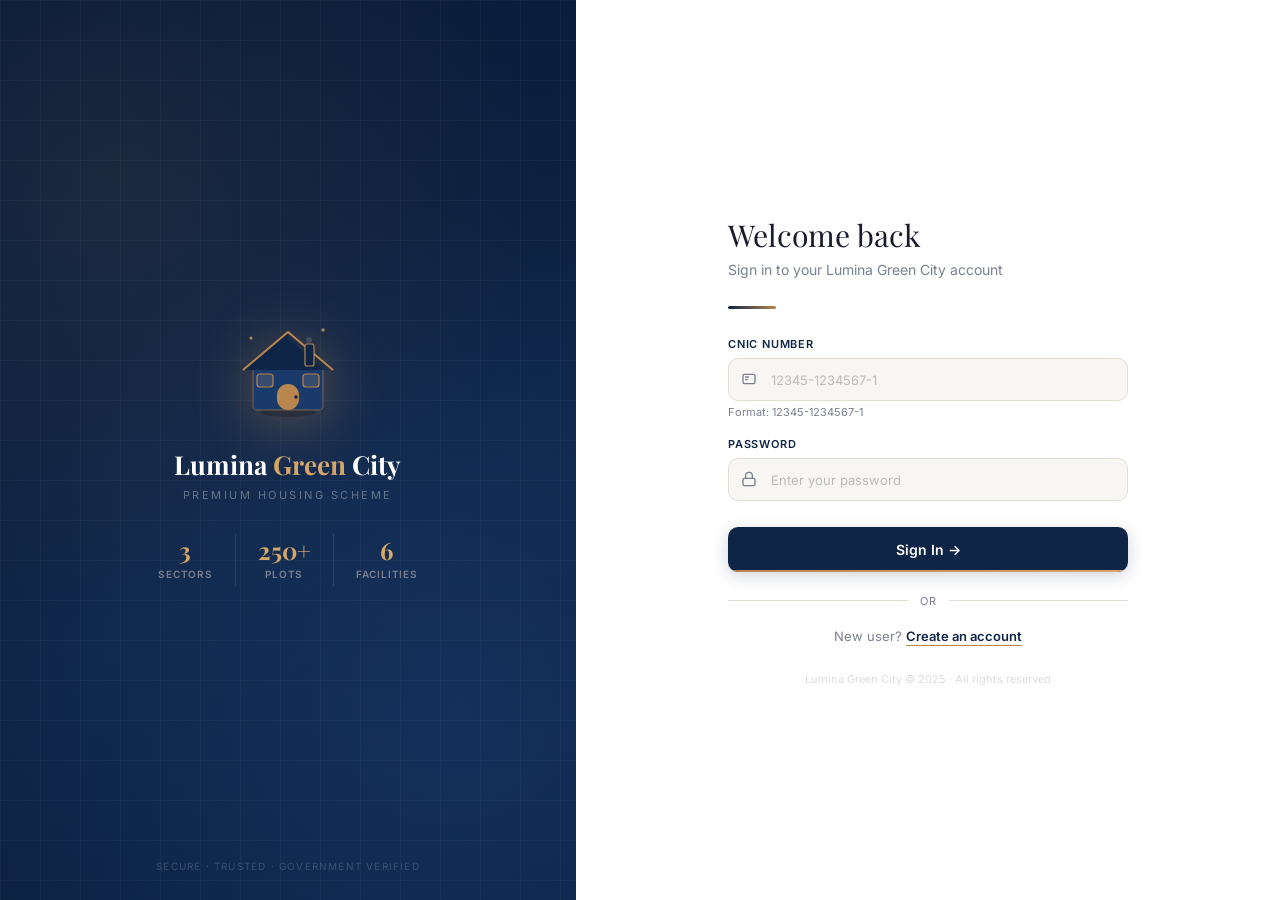
<file: properties.html>
<!DOCTYPE html>
<html lang="en">
<head>
  <meta charset="UTF-8">
  <meta name="viewport" content="width=device-width, initial-scale=1.0">
  <title>Properties — Lumina Green City</title>
  <meta name="description" content="Browse available properties and sectors at Lumina Green City — from 5 Marla homes to 1 Kanal estates across Sector A, B & C.">
  <link href="https://fonts.googleapis.com/css2?family=Playfair+Display:wght@500;600;700&family=Inter:wght@300;400;500;600;700&display=swap" rel="stylesheet">
  <link rel="stylesheet" href="style.css">
</head>
<body>

<!-- ───────────────── NAV ───────────────── -->
<nav class="user-nav">
  <div class="nav-logo">
    <svg viewBox="0 0 110 110" fill="none" style="width:32px;height:32px;filter:drop-shadow(0 2px 8px rgba(201,151,58,0.55))">
      <rect x="20" y="54" width="70" height="42" rx="4" fill="#1a3a6b" stroke="rgba(201,151,58,0.4)" stroke-width="1.5"/>
      <path d="M10 56 L55 18 L100 56" fill="#0f2547" stroke="#c9973a" stroke-width="2" stroke-linejoin="round"/>
      <rect x="44" y="70" width="22" height="26" rx="11" fill="#c9973a"/>
      <rect x="24" y="60" width="16" height="13" rx="3" fill="rgba(201,151,58,0.12)" stroke="#c9973a" stroke-width="1.2"/>
      <rect x="70" y="60" width="16" height="13" rx="3" fill="rgba(201,151,58,0.12)" stroke="#c9973a" stroke-width="1.2"/>
    </svg>
    <span class="nav-brand">Lumina <span>Green</span> City</span>
  </div>
  <div class="nav-links">
    <a href="index.html"class="nav-special-btn">Home</a>
    <a href="properties.html" class="active"class="nav-special-btn">Properties</a>
    <a href="search.html"class="nav-special-btn">Smart Search</a>
    <a href="facilities.html"class="nav-special-btn">Facilities</a>
    <a href="apply.html"class="nav-special-btn">Apply</a>
    <a href="contact.html"class="nav-special-btn">Contact</a>
    <a href="pricechart.html" class="nav-special-btn">📊 Price Chart</a>
    <a href="chatbot.html" class="nav-special-btn">💬 AI Assistant</a>
    <a href="aboutus.html" class="nav-special-btn">About Us</a>
  </div>
  <div class="nav-right">
    <span class="admin-badge" id="welcomeName"></span>
    <button class="logout-btn" onclick="logout()">Logout</button>
  </div>
</nav>

<!-- ───────────────── PROPERTIES SECTION ───────────────── -->
<div class="section alt" id="plots">
  <div class="section-header">
    <div class="section-eyebrow">Real Estate</div>
    <div class="section-title">Available Properties &amp; Sectors</div>
    <div class="section-sub">Lumina Green City offers a curated selection of residential units ranging from compact 5 Marla homes to grand 1 Kanal estates. Every property is built to exacting standards with premium finishes, underground utilities, and access to world-class amenities.</div>
  </div>

  <div class="prop-teaser">
    <div class="prop-teaser-text">
      <p>Each sector is a <strong>self-contained neighbourhood</strong> with its own masjid, school, and park — ensuring that your daily essentials are always within walking distance. The Grand Jamia Masjid, Lumina Grand Mall, and Central Mega Park are shared across all sectors.</p>
      <p>Properties range from <strong>PKR 3.5M residential plots</strong> to <strong>PKR 27M+ grand 1 Kanal homes</strong> with private swimming pools, servant quarters, and multi-car porches. All homes are possession-ready with WASA, LESCO, and SNGPL connections completed.</p>
      <p>Select a sector below to browse the full inventory — view specifications, pricing, availability status, and proximity to key facilities for every unit.</p>
    </div>
    <div class="prop-highlights">
      <div class="prop-highlight-item">
        <div class="phi-icon">🏠</div>
        <div><div class="phi-label">5 Marla Houses</div><div class="phi-sub">2 Bed · 3 Bath · Car Porch<br>From PKR 7.0M</div></div>
      </div>
      <div class="prop-highlight-item">
        <div class="phi-icon">🏡</div>
        <div><div class="phi-label">10 Marla Houses</div><div class="phi-sub">4 Bed · Garden · Balcony<br>From PKR 11.5M</div></div>
      </div>
      <div class="prop-highlight-item">
        <div class="phi-icon">🏰</div>
        <div><div class="phi-label">1 Kanal Houses</div><div class="phi-sub">5 Bed · Private Pool<br>From PKR 24.0M</div></div>
      </div>
      <div class="prop-highlight-item">
        <div class="phi-icon">📐</div>
        <div><div class="phi-label">Residential Plots</div><div class="phi-sub">5M · 10M · 1 Kanal<br>From PKR 3.5M</div></div>
      </div>
    </div>
  </div>

  <div class="sector-select-block">
    <p>Select a sector below to open the full property inventory with real-time availability, pricing, and detailed specifications.</p>
    <div class="sector-btns-row">
      <button class="sector-big-btn" onclick="goSector('A')">
        <div class="sbb-badge">Sector A</div>
        <div class="sbb-label">Block Alpha</div>
        <div class="sbb-detail">40 units · Houses & Plots<br>Masjid · School · Park</div>
        <div class="sbb-arrow">→</div>
      </button>
      <button class="sector-big-btn" onclick="goSector('B')">
        <div class="sbb-badge">Sector B</div>
        <div class="sbb-label">Block Bravo</div>
        <div class="sbb-detail">40 units · Houses & Plots<br>Masjid · School · Park</div>
        <div class="sbb-arrow">→</div>
      </button>
      <button class="sector-big-btn" onclick="goSector('C')">
        <div class="sbb-badge">Sector C</div>
        <div class="sbb-label">Block Charlie</div>
        <div class="sbb-detail">40 units · Houses & Plots<br>Masjid · School · Park</div>
        <div class="sbb-arrow">→</div>
      </button>
    </div>
  </div>
</div>

<footer>Lumina Green City © 2025 · All rights reserved · info@luminagreencity.pk · +92-311-1234567</footer>

<script src="script.js"></script>
</body>
</html>
</file>
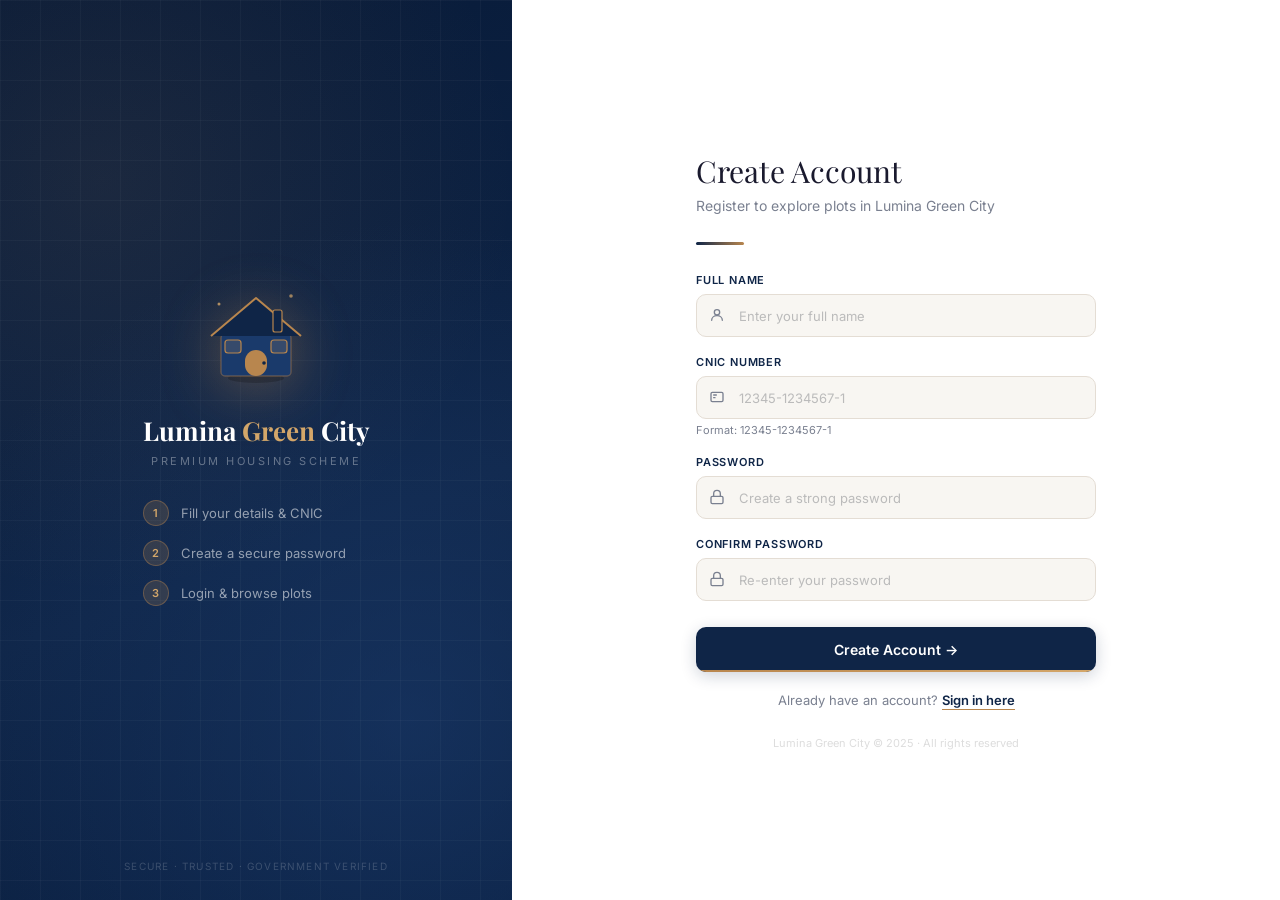
<file: register.html>
<!DOCTYPE html>
<html lang="en">
<head>
  <meta charset="UTF-8">
  <meta name="viewport" content="width=device-width, initial-scale=1.0">
  <title>Register — Lumina Green City</title>
  <link href="https://fonts.googleapis.com/css2?family=Playfair+Display:wght@600;700&family=Inter:wght@300;400;500;600&display=swap" rel="stylesheet">
  <link rel="stylesheet" href="style2.css">
</head>
<body style="display:flex;">
<div class="left-panel" style="width:40%;">
  <div class="left-content">
    <svg class="house-svg" viewBox="0 0 110 110" fill="none">
      <ellipse cx="55" cy="98" rx="28" ry="5" fill="rgba(0,0,0,0.2)"/>
      <rect x="20" y="54" width="70" height="42" rx="4" fill="#1a3a6b" stroke="rgba(184,134,78,0.4)" stroke-width="1.5"/>
      <path d="M10 56 L55 18 L100 56" fill="#0f2547" stroke="#b8864e" stroke-width="2" stroke-linejoin="round"/>
      <rect x="72" y="30" width="9" height="22" rx="2" fill="#0f2547" stroke="#b8864e" stroke-width="1.2"/>
      <rect x="44" y="70" width="22" height="26" rx="11" fill="#b8864e"/>
      <circle cx="63" cy="83" r="1.8" fill="#0f2547"/>
      <rect x="24" y="60" width="16" height="13" rx="3" fill="rgba(212,167,106,0.15)" stroke="#b8864e" stroke-width="1.2"/>
      <rect x="70" y="60" width="16" height="13" rx="3" fill="rgba(212,167,106,0.15)" stroke="#b8864e" stroke-width="1.2"/>
      <circle cx="18" cy="24" r="1.5" fill="#d4a76a" opacity="0.8"/>
      <circle cx="90" cy="16" r="1.8" fill="#d4a76a" opacity="0.7"/>
    </svg>
    <div class="brand-name">Lumina <span>Green</span> City</div>
    <div class="brand-tag">Premium Housing Scheme</div>
    <ul class="steps-list">
      <li><div class="step-dot">1</div> Fill your details & CNIC</li>
      <li><div class="step-dot">2</div> Create a secure password</li>
      <li><div class="step-dot">3</div> Login & browse plots</li>
    </ul>
  </div>
  <div class="trust">Secure · Trusted · Government Verified</div>
</div>

<div class="right-panel">
  <div class="form-box">
    <div class="form-heading">Create Account</div>
    <div class="form-sub">Register to explore plots in Lumina Green City</div>
    <div class="accent"></div>
    <form onsubmit="registerUser(event)">
      <div class="field">
        <label>Full Name</label>
        <div class="iw">
          <svg class="iico" width="16" height="16" viewBox="0 0 24 24" fill="none" stroke="currentColor" stroke-width="2" stroke-linecap="round"><circle cx="12" cy="8" r="4"/><path d="M4 20c0-4 3.6-7 8-7s8 3 8 7"/></svg>
          <input type="text" id="name" placeholder="Enter your full name"/>
        </div>
        <div class="err" id="name-err">Please enter your full name</div>
      </div>
      <div class="field">
        <label>CNIC Number</label>
        <div class="iw">
          <svg class="iico" width="16" height="16" viewBox="0 0 24 24" fill="none" stroke="currentColor" stroke-width="2" stroke-linecap="round"><rect x="3" y="5" width="18" height="14" rx="2"/><path d="M7 9h4M7 13h2"/></svg>
          <input type="text" id="cnic" placeholder="12345-1234567-1" maxlength="15" oninput="fmtCnic(this)" autocomplete="off"/>
        </div>
        <div class="hint">Format: 12345-1234567-1</div>
        <div class="err" id="cnic-err">Please enter a valid CNIC number</div>
      </div>
      <div class="field">
        <label>Password</label>
        <div class="iw">
          <svg class="iico" width="16" height="16" viewBox="0 0 24 24" fill="none" stroke="currentColor" stroke-width="2" stroke-linecap="round"><rect x="3" y="11" width="18" height="11" rx="2"/><path d="M7 11V7a5 5 0 0110 0v4"/></svg>
          <input type="password" id="password" placeholder="Create a strong password"/>
        </div>
        <div class="err" id="pass-err">Password must be at least 6 characters</div>
      </div>
      <div class="field">
        <label>Confirm Password</label>
        <div class="iw">
          <svg class="iico" width="16" height="16" viewBox="0 0 24 24" fill="none" stroke="currentColor" stroke-width="2" stroke-linecap="round"><rect x="3" y="11" width="18" height="11" rx="2"/><path d="M7 11V7a5 5 0 0110 0v4"/></svg>
          <input type="password" id="confirm" placeholder="Re-enter your password"/>
        </div>
        <div class="err" id="confirm-err">Passwords do not match</div>
      </div>
      <button type="submit" class="btn">Create Account →</button>
      <div class="success-msg" id="success-msg">✓ Account created! Redirecting to login...</div>
    </form>
    <div class="login-link">Already have an account? <a href="login.html">Sign in here</a></div>
    <div class="copy">Lumina Green City © 2025 · All rights reserved</div>
  </div>
</div>

<script>
  function fmtCnic(inp) {
    let v = inp.value.replace(/\D/g, '');
    if (v.length > 5 && v.length <= 12) v = v.slice(0,5) + '-' + v.slice(5);
    else if (v.length > 12) v = v.slice(0,5) + '-' + v.slice(5,12) + '-' + v.slice(12,13);
    inp.value = v;
  }
  function registerUser(e) {
    e.preventDefault();
    const name = document.getElementById('name').value.trim();
    const cnic = document.getElementById('cnic').value.trim();
    const pass = document.getElementById('password').value.trim();
    const confirm = document.getElementById('confirm').value.trim();
    document.querySelectorAll('.err').forEach(el => el.classList.remove('show'));
    document.getElementById('success-msg').classList.remove('show');
    let valid = true;
    if (name === '') { document.getElementById('name-err').classList.add('show'); valid = false; }
    if (!/^\d{5}-\d{7}-\d$/.test(cnic)) { document.getElementById('cnic-err').classList.add('show'); valid = false; }
    if (pass.length < 6) { document.getElementById('pass-err').classList.add('show'); valid = false; }
    if (pass !== confirm) { document.getElementById('confirm-err').classList.add('show'); valid = false; }
    if (!valid) return;
    if (localStorage.getItem('user_' + cnic)) { document.getElementById('cnic-err').innerText = 'This CNIC is already registered!'; document.getElementById('cnic-err').classList.add('show'); return; }
    localStorage.setItem('user_' + cnic, JSON.stringify({ name, cnic, password: pass }));
    document.getElementById('success-msg').classList.add('show');
    setTimeout(() => { window.location.href = 'login.html'; }, 1500);
  }
</script>
</body>
</html>
</file>
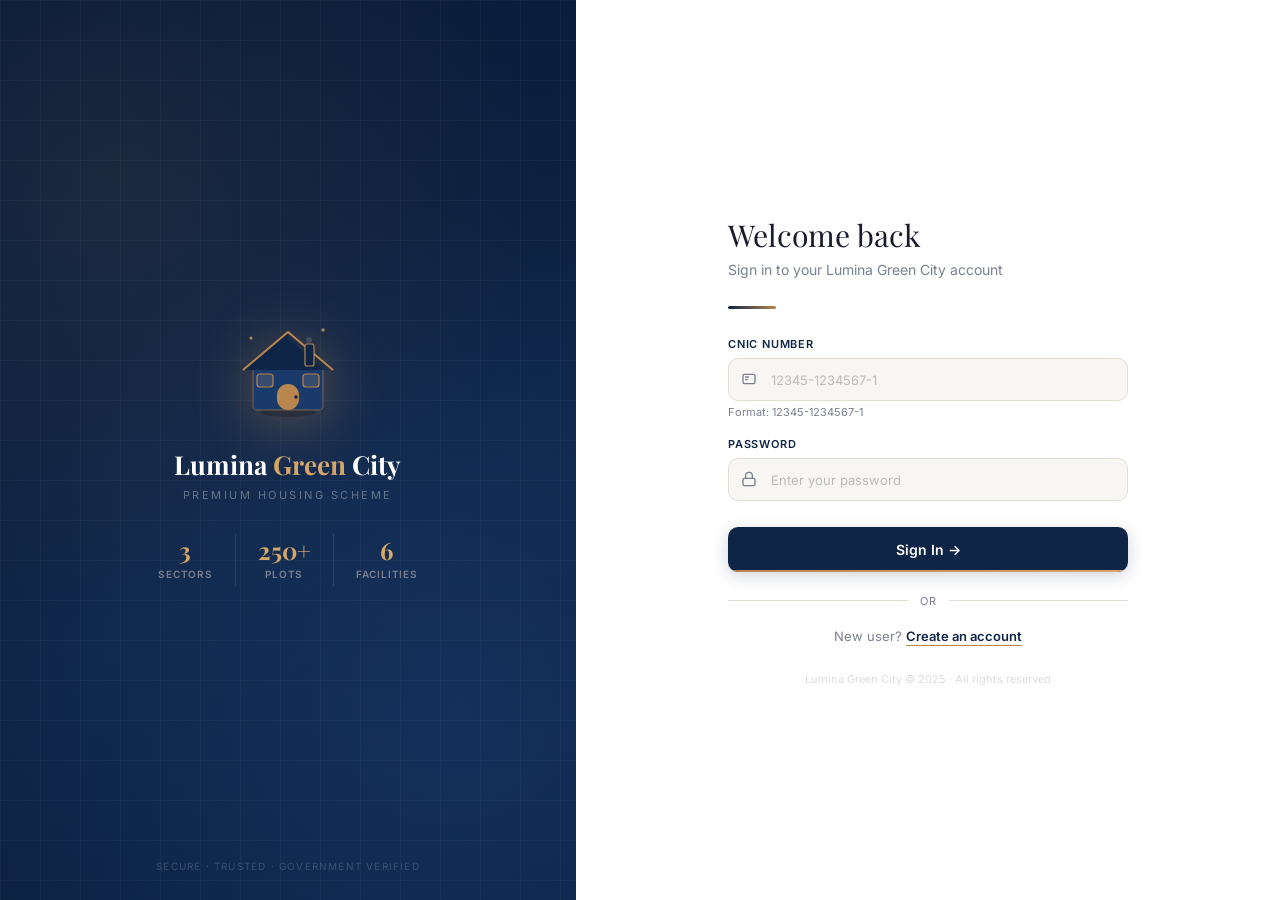
<file: search.html>
<!DOCTYPE html>
<html lang="en">
<head>
  <meta charset="UTF-8">
  <meta name="viewport" content="width=device-width, initial-scale=1.0">
  <title>Smart Search — Lumina Green City</title>
  <meta name="description" content="Use the Smart Property Search to filter by sector, size, and budget to instantly find available units at Lumina Green City.">
  <link href="https://fonts.googleapis.com/css2?family=Playfair+Display:wght@500;600;700&family=Inter:wght@300;400;500;600;700&display=swap" rel="stylesheet">
  <link rel="stylesheet" href="style.css">
</head>
<body>

<!-- ───────────────── NAV ───────────────── -->
<nav class="user-nav">
  <div class="nav-logo">
    <svg viewBox="0 0 110 110" fill="none" style="width:32px;height:32px;filter:drop-shadow(0 2px 8px rgba(201,151,58,0.55))">
      <rect x="20" y="54" width="70" height="42" rx="4" fill="#1a3a6b" stroke="rgba(201,151,58,0.4)" stroke-width="1.5"/>
      <path d="M10 56 L55 18 L100 56" fill="#0f2547" stroke="#c9973a" stroke-width="2" stroke-linejoin="round"/>
      <rect x="44" y="70" width="22" height="26" rx="11" fill="#c9973a"/>
      <rect x="24" y="60" width="16" height="13" rx="3" fill="rgba(201,151,58,0.12)" stroke="#c9973a" stroke-width="1.2"/>
      <rect x="70" y="60" width="16" height="13" rx="3" fill="rgba(201,151,58,0.12)" stroke="#c9973a" stroke-width="1.2"/>
    </svg>
    <span class="nav-brand">Lumina <span>Green</span> City</span>
  </div>
  <div class="nav-links">
    <a href="index.html"class="nav-special-btn">Home</a>
    <a href="properties.html"class="nav-special-btn">Properties</a>
    <a href="search.html" class="active"class="nav-special-btn">Smart Search</a>
    <a href="facilities.html"class="nav-special-btn">Facilities</a>
    <a href="apply.html"class="nav-special-btn">Apply</a>
    <a href="contact.html"class="nav-special-btn">Contact</a>
    <a href="pricechart.html" class="nav-special-btn">📊 Price Chart</a>
    <a href="chatbot.html" class="nav-special-btn">💬 AI Assistant</a>
    <a href="aboutus.html" class="nav-special-btn">About Us</a>
  </div>
  <div class="nav-right">
    <span class="admin-badge" id="welcomeName"></span>
    <button class="logout-btn" onclick="logout()">Logout</button>
  </div>
</nav>

<!-- ───────────────── SMART SEARCH ───────────────── -->
<div class="section" id="search">
  <div class="section-header">
    <div class="section-eyebrow">Find Your Home</div>
    <div class="section-title">Smart Property Search</div>
    <div class="section-sub">Filter by sector, size, and budget to instantly surface available units.</div>
  </div>
  <div class="smart-search-wrap">
    <div class="ss-header">
      <svg width="22" height="22" viewBox="0 0 24 24" fill="none" stroke="currentColor" stroke-width="2"><circle cx="11" cy="11" r="8"/><path d="m21 21-4.35-4.35"/></svg>
      <div>
        <h3>Smart Search</h3>
        <p>Filters available: Sector · Size · Budget</p>
      </div>
    </div>
    <div class="ss-body">
      <div class="search-filters-grid">
        <div class="search-field">
          <label>Sector</label>
          <div class="search-select-wrapper">
            <select id="u-sector">
              <option value="">All Sectors</option>
              <option>Sector A</option>
              <option>Sector B</option>
              <option>Sector C</option>
            </select>
          </div>
        </div>
        <div class="search-field">
          <label>Property Size</label>
          <div class="search-select-wrapper">
            <select id="u-size">
              <option value="">Any Size</option>
              <option>5 Marla</option>
              <option>10 Marla</option>
              <option>1 Kanal</option>
            </select>
          </div>
        </div>
        <div class="search-field">
          <label>Max Budget (PKR)</label>
          <input type="number" id="u-budget" placeholder="e.g. 15000000">
        </div>
        <div class="search-field">
          <label>&nbsp;</label>
          <button class="search-btn-new" onclick="smartSearch()">Search Now →</button>
        </div>
      </div>
      <div class="search-results-box" id="u-results">
        <p class="search-hint">Enter your preferences above and click <strong>Search Now</strong> to find matching units.</p>
      </div>
    </div>
  </div>
</div>

<footer>Lumina Green City © 2025 · All rights reserved · info@luminagreencity.pk · +92-311-1234567</footer>

<script src="script.js"></script>
</body>
</html>
</file>
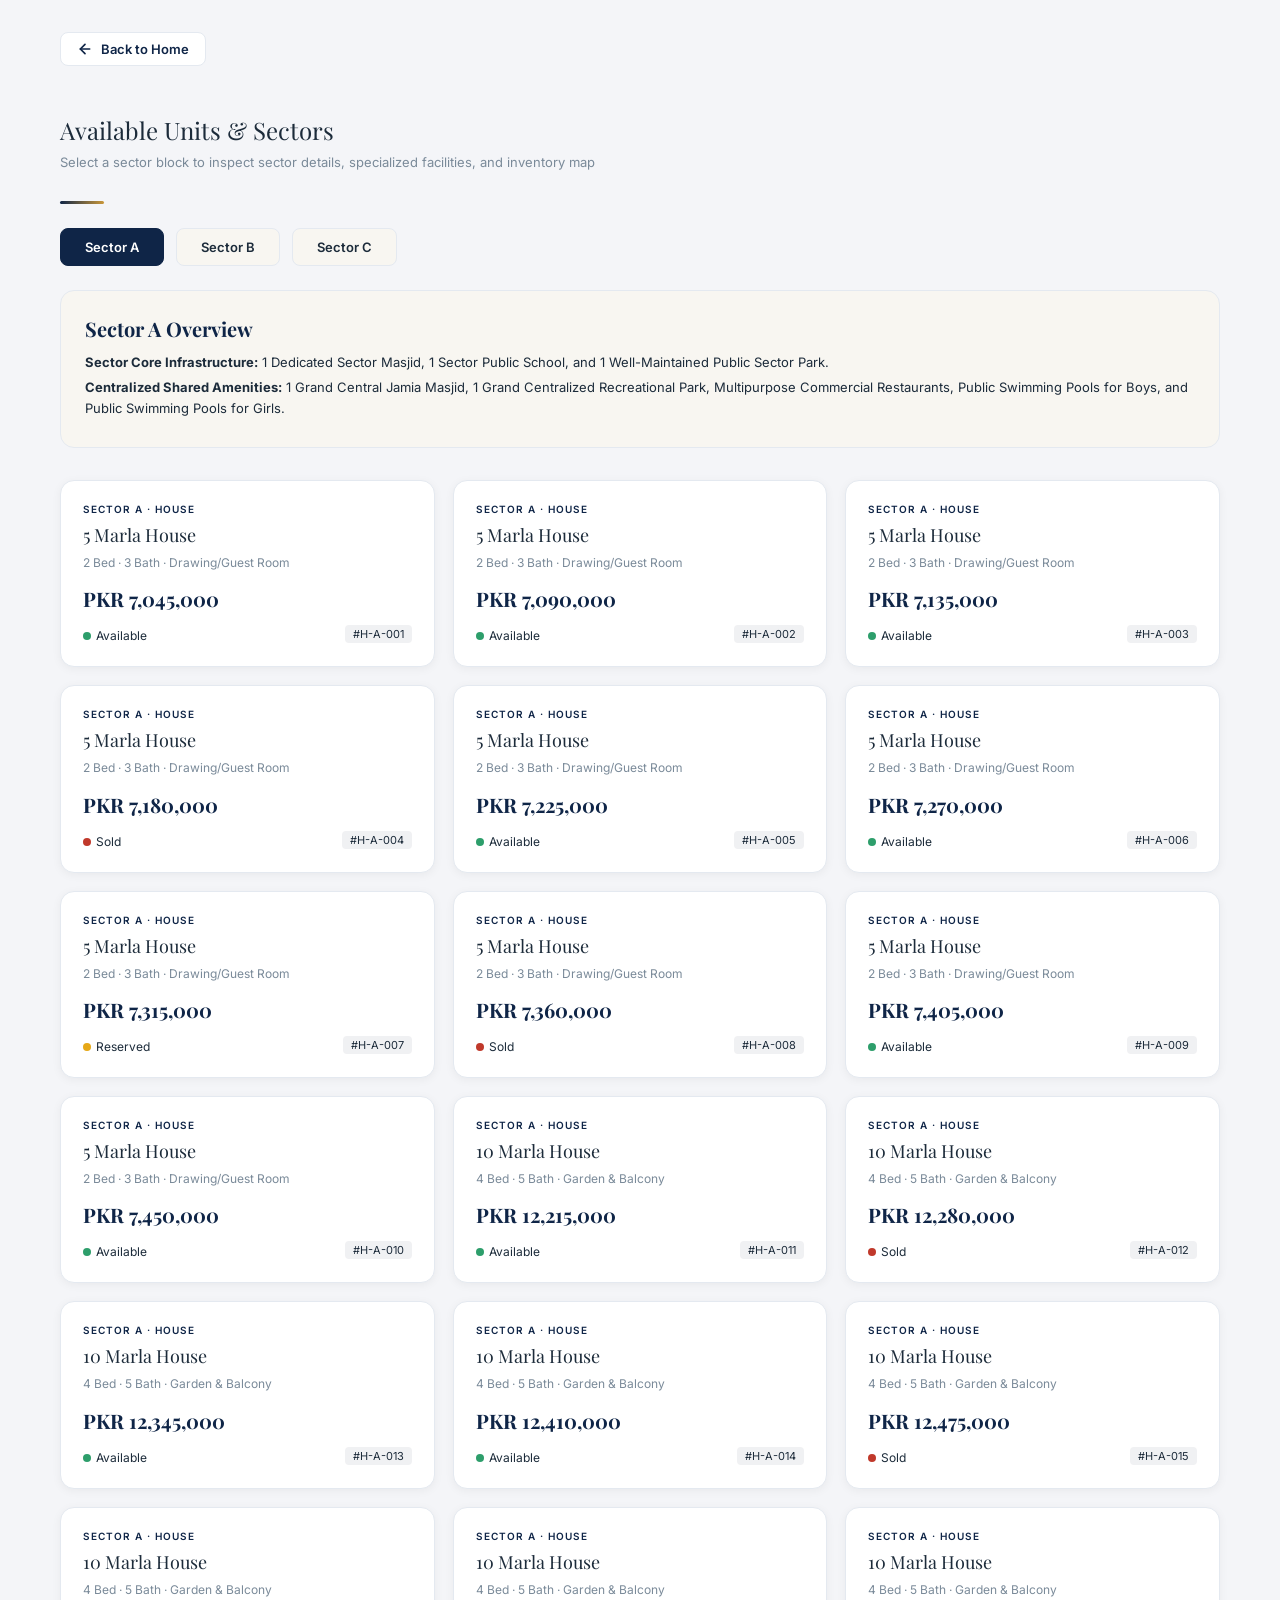
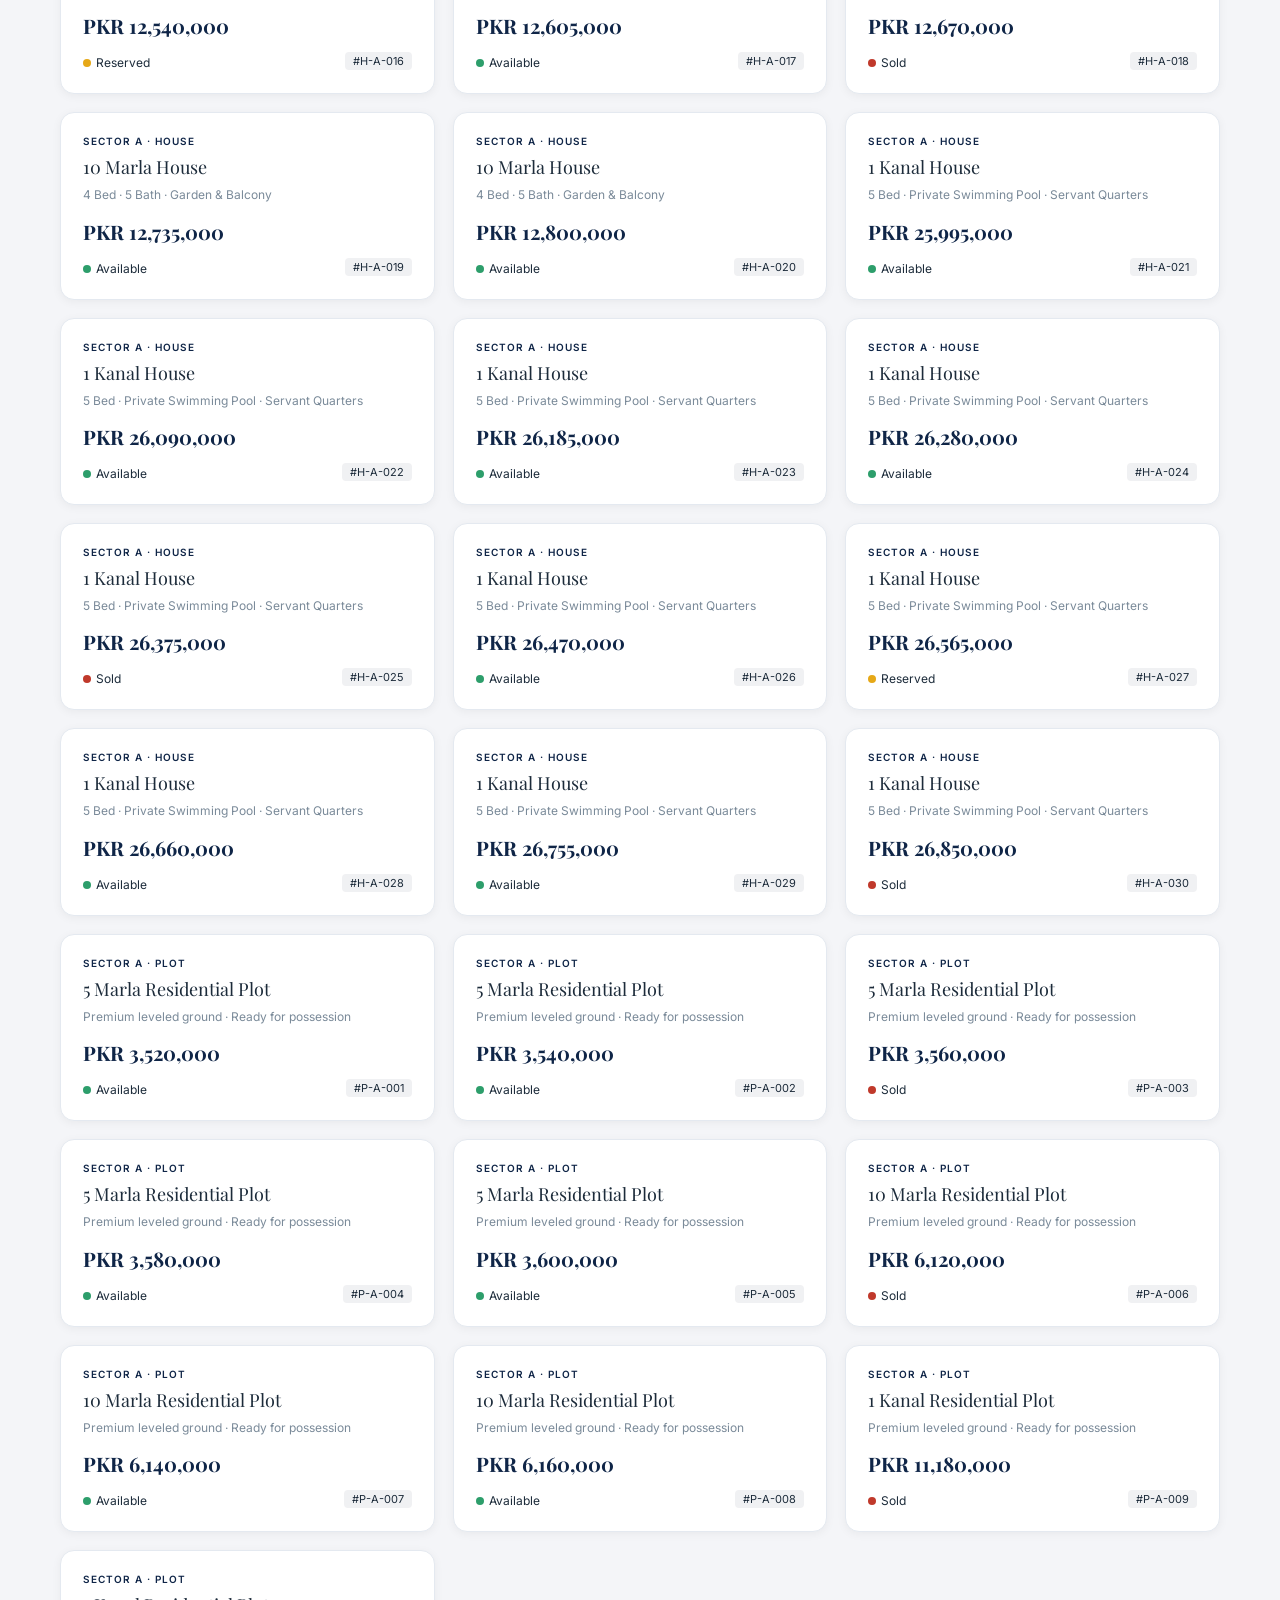
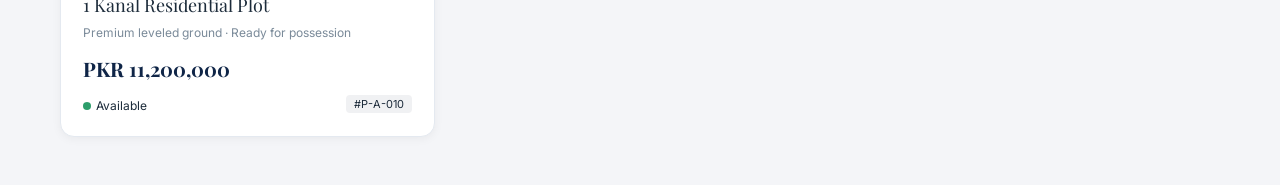
<file: sectors.html>
<!DOCTYPE html>
<html lang="en">
<head>
  <meta charset="UTF-8">
  <meta name="viewport" content="width=device-width, initial-scale=1.0">
  <title>Available Units & Sectors — Lumina Green City</title>
  <link href="https://fonts.googleapis.com/css2?family=Playfair+Display:wght@600;700&family=Inter:wght@300;400;500;600&display=swap" rel="stylesheet">
  <link rel="stylesheet" href="style.css">
  <style>
    /* ===================== AVAILABLE UNITS & SECTORS STYLES ===================== */

    /* SECTIONS */
   
    .section { padding: 48px 60px; }
    .section.alt { background: var(--white); }
    .section-title { font-family: 'Playfair Display', serif; font-size: 24px; color: var(--text); margin-bottom: 6px; }
    .section-sub { font-size: 13px; color: var(--muted); margin-bottom: 28px; }
    .s-gold-line { width: 44px; height: 3px; background: linear-gradient(90deg, var(--navy), var(--gold)); border-radius: 2px; margin-bottom: 24px; }
     /* ─── BACK TO HOME BUTTON STYLES ─── */
    .back-home-container {
      padding: 32px 60px 0 60px;
    }
    .back-home-btn {
      display: inline-flex;
      align-items: center;
      gap: 8px;
      color: #0f2547; /* Matches var(--navy) */
      text-decoration: none;
      font-family: 'Inter', sans-serif;
      font-size: 13px;
      font-weight: 600;
      padding: 8px 16px;
      border: 1.5px solid #e4e9f0; /* Matches var(--border) */
      border-radius: 8px;
      background: #ffffff; /* Matches var(--white) */
      transition: all 0.2s ease;
    }
    .back-home-btn:hover {
      background: #f8fafc;
      border-color: #0f2547;
      transform: translateX(-3px);
      box-shadow: 0 4px 12px rgba(15, 37, 71, 0.05);
    }
    .back-home-btn svg {
      transition: transform 0.2s ease;
    }
    /* SECTOR SELECTOR BUTTONS */
    .sector-tabs { display: flex; gap: 12px; margin-bottom: 24px; }
    .sector-tab-btn { padding: 10px 24px; background: var(--cream); border: 1.5px solid var(--border); border-radius: 8px; font-family: 'Inter', sans-serif; font-size: 13px; font-weight: 600; color: var(--text); cursor: pointer; transition: all 0.2s; }
    .sector-tab-btn:hover { border-color: var(--navy); }
    .sector-tab-btn.active { background: var(--navy); color: #fff; border-color: var(--navy); }

    /* DYNAMIC SECTOR DETAILS BLOCK */
    .sector-summary-card { background: var(--cream); border: 1px solid var(--border); border-radius: 14px; padding: 24px; margin-bottom: 32px; }
    .sector-summary-card h4 { font-family: 'Playfair Display', serif; font-size: 20px; color: var(--navy); margin-bottom: 10px; }
    .sector-summary-card p { font-size: 13px; color: var(--text); line-height: 1.6; margin: 4px 0; }

    /* PLOT CARDS */
    .plots-grid { display: grid; grid-template-columns: repeat(3, 1fr); gap: 18px; }
    .plot-card { background: var(--white); border: 1px solid var(--border); border-radius: 14px; padding: 22px; transition: transform 0.2s, box-shadow 0.2s; box-shadow: 0 2px 10px rgba(0,0,0,0.05); cursor: pointer; }
    .plot-card:hover { transform: translateY(-3px); box-shadow: 0 8px 24px rgba(0,0,0,0.1); border-color: var(--gold); }
    .section.alt .plot-card { background: var(--cream); }
    .plot-sector { font-size: 10px; font-weight: 600; letter-spacing: 1px; text-transform: uppercase; color: var(--navy); margin-bottom: 8px; }
    .plot-name { font-family: 'Playfair Display', serif; font-size: 18px; color: var(--text); margin-bottom: 6px; }
    .plot-detail { font-size: 12px; color: var(--muted); margin-bottom: 12px; line-height: 1.7; }
    .plot-price { font-family: 'Playfair Display', serif; font-size: 20px; color: var(--navy); font-weight: 700; margin-bottom: 12px; }
    .plot-footer { display: flex; justify-content: space-between; align-items: center; }

    /* PROPERTY DETAILS MODAL */
    .modal { display: none; position: fixed; z-index: 200; inset: 0; background: rgba(7, 26, 56, 0.4); backdrop-filter: blur(4px); align-items: center; justify-content: center; padding: 20px; }
    .modal-content { background: var(--white); border: 1px solid var(--border); border-radius: 16px; width: 100%; max-width: 520px; padding: 32px; box-shadow: 0 10px 30px rgba(0,0,0,0.15); animation: modalSlide 0.25s ease-out; }
    @keyframes modalSlide { from { transform: translateY(15px); opacity: 0; } to { transform: translateY(0); opacity: 1; } }
    .modal-header { display: flex; justify-content: space-between; align-items: flex-start; margin-bottom: 16px; }
    .modal-title { font-family: 'Playfair Display', serif; font-size: 22px; color: var(--navy); }
    .close-modal { background: none; border: none; font-size: 24px; color: var(--muted); cursor: pointer; line-height: 1; padding: 0; }
    .close-modal:hover { color: var(--text); }
    .modal-divider { height: 1px; background: var(--border); margin: 16px 0; }
    .spec-list { list-style: none; padding: 0; margin: 0 0 20px 0; }
    .spec-list li { font-size: 13px; color: var(--text); padding: 6px 0; display: flex; justify-content: space-between; border-bottom: 1px dashed var(--border); }
    .spec-list li:last-child { border-bottom: none; }
    .spec-list li strong { color: var(--navy); }

    /* availability colors */
    .dot-av  { display: inline-block; width: 8px; height: 8px; border-radius: 50%; background: #2d9e6b; margin-right: 5px; }
    .dot-rs  { display: inline-block; width: 8px; height: 8px; border-radius: 50%; background: #e6a817; margin-right: 5px; }
    .dot-sl  { display: inline-block; width: 8px; height: 8px; border-radius: 50%; background: #c0392b; margin-right: 5px; }

    @media(max-width:768px){
      .plots-grid { grid-template-columns: 1fr; }
      .section { padding: 32px 20px; }
      .modal-content { padding: 20px; }
    }
  </style>
</head>
<body>

<!-- ===================== AVAILABLE UNITS & SECTORS ===================== -->
 <div class="back-home-container">
  <a href="index.html" class="back-home-btn">
    <svg width="16" height="16" viewBox="0 0 24 24" fill="none" stroke="currentColor" stroke-width="2.5" stroke-linecap="round" stroke-linejoin="round">
      <line x1="19" y1="12" x2="5" y2="12"></line>
      <polyline points="12 19 5 12 12 5"></polyline>
    </svg>
    Back to Home
  </a>
</div>

<div class="section" id="plots">
  <div class="section-title">Available Units &amp; Sectors</div>
  <div class="section-sub">Select a sector block to inspect sector details, specialized facilities, and inventory map</div>
  <div class="s-gold-line"></div>

  <div class="sector-tabs">
    <button class="sector-tab-btn active" onclick="switchSector('Sector A', this)">Sector A</button>
    <button class="sector-tab-btn" onclick="switchSector('Sector B', this)">Sector B</button>
    <button class="sector-tab-btn" onclick="switchSector('Sector C', this)">Sector C</button>
  </div>

  <div class="sector-summary-card" id="sectorSummaryCard">
    <h4 id="summarySectorTitle">Sector A Overview</h4>
    <p><strong>Sector Core Infrastructure:</strong> 1 Dedicated Sector Masjid, 1 Sector Public School, and 1 Well-Maintained Public Sector Park.</p>
    <p><strong>Centralized Shared Amenities:</strong> 1 Grand Central Jamia Masjid, 1 Grand Centralized Recreational Park, Multipurpose Commercial Restaurants, Public Swimming Pools for Boys, and Public Swimming Pools for Girls.</p>
  </div>

  <div class="plots-grid" id="dynamicPropertyGrid"></div>
</div>

<!-- ===================== PROPERTY DETAIL MODAL ===================== -->
<div class="modal" id="propertyModal" onclick="if(event.target===this) closeModal()">
  <div class="modal-content">
    <div class="modal-header">
      <div class="modal-title" id="m-title">5 Marla House</div>
      <button class="close-modal" onclick="closeModal()">&times;</button>
    </div>
    <div class="modal-divider"></div>
    <ul class="spec-list" id="m-specs"></ul>
    <div class="modal-divider"></div>
    <p style="font-size: 11px; font-weight: 600; text-transform: uppercase; color: var(--navy); margin-bottom: 8px; letter-spacing: 0.5px;">Proximity Indexes</p>
    <div id="m-distances" style="font-size: 13px; color: var(--text); line-height: 1.6;"></div>
  </div>
</div>

<script>
  // ===================== MASTER PROPERTY DATA =====================
  const sectorsList = ['Sector A', 'Sector B', 'Sector C'];
  const masterProperties = [];

  sectorsList.forEach(sec => {
    let internalId = 1;
    for (let i = 1; i <= 10; i++) {
      let status = internalId % 4 === 0 ? 'Sold' : (internalId % 7 === 0 ? 'Reserved' : 'Available');
      masterProperties.push({ id: `H-${sec.slice(-1)}-${String(internalId).padStart(3,'0')}`, sector: sec, name: '5 Marla House', type: 'House', price: 7000000 + (internalId * 45000), status, details: '2 Bed · 3 Bath · Drawing/Guest Room', specs: { 'Bedrooms': '2 Bedrooms (1 Master, 1 Standard)', 'Guest Rooms': '1 Drawing / Guest Room', 'Bathrooms': '3 Bathrooms', 'Facilities': 'Integrated Kitchen, TV Lounge, Car Porch' }, distances: { mosque: `${i*45}m`, school: `${120+i*25}m`, park: `${80+i*35}m` } });
      internalId++;
    }
    for (let i = 1; i <= 10; i++) {
      let status = internalId % 3 === 0 ? 'Sold' : (internalId % 8 === 0 ? 'Reserved' : 'Available');
      masterProperties.push({ id: `H-${sec.slice(-1)}-${String(internalId).padStart(3,'0')}`, sector: sec, name: '10 Marla House', type: 'House', price: 11500000 + (internalId * 65000), status, details: '4 Bed · 5 Bath · Garden & Balcony', specs: { 'Bedrooms': '4 Bedrooms (1 Premium Master)', 'Guest Rooms': '1 Spacious Drawing Room', 'Bathrooms': '5 Luxury Attached Baths', 'Facilities': 'Front Garden, Balcony, Double Kitchen, Lounge' }, distances: { mosque: `${30+i*50}m`, school: `${90+i*40}m`, park: `${60+i*30}m` } });
      internalId++;
    }
    for (let i = 1; i <= 10; i++) {
      let status = internalId % 5 === 0 ? 'Sold' : (internalId % 9 === 0 ? 'Reserved' : 'Available');
      masterProperties.push({ id: `H-${sec.slice(-1)}-${String(internalId).padStart(3,'0')}`, sector: sec, name: '1 Kanal House', type: 'House', price: 24000000 + (internalId * 95000), status, details: '5 Bed · Private Swimming Pool · Servant Quarters', specs: { 'Bedrooms': '5 Grand Bedrooms (Master Suite + Guest Wing)', 'Bathrooms': '7 Attached Baths', 'Luxury Perks': 'Private Pool, Servant Quarters, Front/Back Yards', 'Other': 'Guard Room, Double Kitchen, Multi-car Porch' }, distances: { mosque: `${100+i*30}m`, school: `${200+i*20}m`, park: `${40+i*25}m` } });
      internalId++;
    }
    for (let i = 1; i <= 10; i++) {
      let status = i % 3 === 0 ? 'Sold' : 'Available';
      let sizeLabel = i <= 5 ? '5 Marla' : (i <= 8 ? '10 Marla' : '1 Kanal');
      let basePrice = sizeLabel === '5 Marla' ? 3500000 : (sizeLabel === '10 Marla' ? 6000000 : 11000000);
      masterProperties.push({ id: `P-${sec.slice(-1)}-${String(i).padStart(3,'0')}`, sector: sec, name: `${sizeLabel} Residential Plot`, type: 'Plot', price: basePrice + (i * 20000), status, details: 'Premium leveled ground · Ready for possession', specs: { 'Type': 'Residential Open Plot', 'Development': '100% Leveled & Ready for Construction', 'Utilities': 'Underground Electric, Gas, Water Lines Connected' }, distances: { mosque: `${i*75}m`, school: `${150+i*45}m`, park: `${100+i*50}m` } });
    }
  });

  // ===================== SECTOR SWITCHING =====================
  let selectedSectorGlobal = 'Sector A';

  function switchSector(sectorName, btnElement) {
    selectedSectorGlobal = sectorName;
    document.querySelectorAll('.sector-tab-btn').forEach(btn => btn.classList.remove('active'));
    if (btnElement) btnElement.classList.add('active');
    document.getElementById('summarySectorTitle').innerText = `${sectorName} Overview`;
    renderInventoryGrid();
  }

  // ===================== RENDER PLOT CARDS =====================
  function renderInventoryGrid() {
    const gridContainer = document.getElementById('dynamicPropertyGrid');
    gridContainer.innerHTML = '';
    const visibleUnits = masterProperties.filter(p => p.sector === selectedSectorGlobal);
    visibleUnits.forEach(p => {
      const card = document.createElement('div');
      card.className = 'plot-card';
      card.onclick = () => openPropertyModal(p);
      let statusDotClass = p.status === 'Reserved' ? 'dot-rs' : (p.status === 'Sold' ? 'dot-sl' : 'dot-av');
      card.innerHTML = `
        <div class="plot-sector">${p.sector} · ${p.type}</div>
        <div class="plot-name">${p.name}</div>
        <div class="plot-detail">${p.details}</div>
        <div class="plot-price">PKR ${p.price.toLocaleString()}</div>
        <div class="plot-footer">
          <span><span class="${statusDotClass}"></span><span style="font-size:12px;color:var(--text)">${p.status}</span></span>
          <span class="badge av" style="font-size:11px;background:rgba(7,26,56,0.06);padding:2px 8px;border-radius:4px;">#${p.id}</span>
        </div>`;
      gridContainer.appendChild(card);
    });
  }

  // ===================== PROPERTY DETAIL MODAL =====================
  function openPropertyModal(p) {
    document.getElementById('m-title').innerText = `${p.name} (#${p.id})`;
    const sc = document.getElementById('m-specs');
    sc.innerHTML = '';
    for (const [k, v] of Object.entries(p.specs)) sc.innerHTML += `<li><strong>${k}:</strong> <span>${v}</span></li>`;
    document.getElementById('m-distances').innerHTML = `📍 Nearest Mosque: <strong>${p.distances.mosque}</strong><br>🏫 Nearest School: <strong>${p.distances.school}</strong><br>🌳 Nearest Park: <strong>${p.distances.park}</strong>`;
    document.getElementById('propertyModal').style.display = 'flex';
  }

  function closeModal() { document.getElementById('propertyModal').style.display = 'none'; }

  // ===================== INIT =====================
  window.addEventListener('DOMContentLoaded', renderInventoryGrid);

  // Keyboard ESC to close modal
  document.addEventListener('keydown', e => {
    if (e.key === 'Escape') {
      document.getElementById('propertyModal').style.display = 'none';
    }
  });
</script>

</body>
</html>
</file>
<file: style.css>
:root {
  --navy: #0f2547; --navy2: #0a1d38; --gold: #c9973a; --gold2: #e0b96a;
  --text: #1c2b3a; --muted: #7a8a99; --border: #e4e9f0;
  --cream: #f8f6f1; --white: #ffffff;
}
*, *::before, *::after { box-sizing: border-box; margin: 0; padding: 0; }
body { font-family: 'Inter', sans-serif; background: #f4f5f8; color: var(--text); }

/* ─── NAV ─── */
.user-nav {
  background: linear-gradient(135deg, #071224 0%, #0f2547 60%, #1a3a6b 100%);
  padding: 0 48px; display: flex; align-items: center;
  justify-content: space-between; height: 68px;
  box-shadow: 0 2px 32px rgba(7,18,36,0.45);
  position: sticky; top: 0; z-index: 100;
}
.nav-logo { display: flex; align-items: center; gap: 10px; }
.nav-brand { font-family: 'Playfair Display', serif; font-size: 17px; color: #fff; letter-spacing: 0.3px; }
.nav-brand span { color: var(--gold2); }
.nav-links { display: flex; align-items: center; gap: 4px; }
.nav-links a { color: rgba(255,255,255,0.62); text-decoration: none; font-size: 12.5px; font-weight: 500; padding: 7px 13px; border-radius: 7px; transition: all 0.2s; letter-spacing: 0.2px; }
.nav-links a:hover, .nav-links a.active { color: #fff; background: rgba(255,255,255,0.1); }
.nav-special-btn { color: rgba(255,255,255,0.88) !important; border: 1px solid rgba(201,151,58,0.45) !important; background: rgba(201,151,58,0.1) !important; }
.nav-special-btn:hover { background: rgba(201,151,58,0.22) !important; color: #fff !important; }
.nav-right { display: flex; align-items: center; gap: 12px; }
.admin-badge { font-size: 12px; color: rgba(255,255,255,0.6); }
.logout-btn { padding: 7px 16px; background: rgba(255,255,255,0.08); border: 1px solid rgba(255,255,255,0.18); border-radius: 7px; color: rgba(255,255,255,0.75); font-size: 12px; cursor: pointer; font-family: 'Inter', sans-serif; transition: all 0.2s; }
.logout-btn:hover { background: rgba(255,255,255,0.15); color: #fff; }

/* ─── HERO BANNER ─── */
.banner {
  background: linear-gradient(135deg, #071224 0%, #0f2547 55%, #193a6e 100%);
  padding: 84px 60px 80px; position: relative; overflow: hidden;
}
.banner::before {
  content: ''; position: absolute; inset: 0;
  background: radial-gradient(ellipse 70% 80% at 80% 50%, rgba(201,151,58,0.06) 0%, transparent 70%);
}
.banner::after {
  content: ''; position: absolute; inset: 0;
  background-image: linear-gradient(rgba(255,255,255,0.025) 1px, transparent 1px),
                    linear-gradient(90deg, rgba(255,255,255,0.025) 1px, transparent 1px);
  background-size: 44px 44px;
}
.banner-content { position: relative; z-index: 1; max-width: 640px; }
.banner-eyebrow { display: inline-flex; align-items: center; gap: 8px; background: rgba(201,151,58,0.12); border: 1px solid rgba(201,151,58,0.28); border-radius: 20px; padding: 5px 14px; margin-bottom: 22px; }
.banner-eyebrow span { font-size: 11px; font-weight: 600; letter-spacing: 1px; text-transform: uppercase; color: var(--gold2); }
.banner h1 { font-family: 'Playfair Display', serif; font-size: 44px; color: #fff; margin-bottom: 18px; line-height: 1.18; }
.banner h1 em { color: var(--gold2); font-style: normal; }
.banner-desc { font-size: 14.5px; color: rgba(255,255,255,0.52); margin-bottom: 14px; line-height: 1.75; }
.banner-highlight { font-size: 13px; color: rgba(255,255,255,0.42); margin-bottom: 34px; line-height: 1.7; background: rgba(255,255,255,0.04); border-left: 2px solid var(--gold); padding: 12px 16px; border-radius: 0 8px 8px 0; }
.banner-btns { display: flex; gap: 14px; flex-wrap: wrap; }
.cta-btn { padding: 14px 30px; background: var(--gold); color: var(--navy); border: none; border-radius: 10px; font-family: 'Inter', sans-serif; font-size: 13.5px; font-weight: 700; cursor: pointer; text-decoration: none; display: inline-flex; align-items: center; gap: 8px; transition: all 0.2s; letter-spacing: 0.2px; }
.cta-btn:hover { background: var(--gold2); transform: translateY(-2px); box-shadow: 0 8px 24px rgba(201,151,58,0.3); }
.cta-btn.outline { background: transparent; color: #fff; border: 1.5px solid rgba(255,255,255,0.28); }
.cta-btn.outline:hover { background: rgba(255,255,255,0.08); transform: translateY(-2px); }

/* ─── STATS STRIP ─── */
.stats-strip { background: #fff; border-bottom: 1px solid var(--border); display: flex; }
.stat-item { flex: 1; padding: 22px 28px; border-right: 1px solid var(--border); display: flex; align-items: center; gap: 14px; }
.stat-item:last-child { border-right: none; }
.stat-icon { width: 40px; height: 40px; background: rgba(15,37,71,0.07); border-radius: 10px; display: flex; align-items: center; justify-content: center; flex-shrink: 0; }
.stat-icon svg { color: var(--navy); }
.stat-val { font-family: 'Playfair Display', serif; font-size: 22px; color: var(--navy); font-weight: 700; }
.stat-lbl { font-size: 11px; color: var(--muted); font-weight: 600; text-transform: uppercase; letter-spacing: 0.6px; margin-top: 1px; }

/* ─── SECTIONS ─── */
.section { padding: 56px 60px; }
.section.alt { background: var(--white); }
.section.dark { background: linear-gradient(135deg, #071224, #0f2547); }
.section-header { margin-bottom: 36px; }
.section-eyebrow { font-size: 10.5px; font-weight: 700; letter-spacing: 1.2px; text-transform: uppercase; color: var(--gold); margin-bottom: 8px; }
.section-title { font-family: 'Playfair Display', serif; font-size: 26px; color: var(--text); margin-bottom: 8px; }
.section-title.light { color: #fff; }
.section-sub { font-size: 13.5px; color: var(--muted); line-height: 1.65; max-width: 560px; }
.section-sub.light { color: rgba(255,255,255,0.5); }
.s-divider { display: flex; align-items: center; gap: 12px; margin-bottom: 34px; }
.s-divider-line { flex: 1; height: 1px; background: var(--border); }
.s-divider-gem { width: 8px; height: 8px; background: var(--gold); transform: rotate(45deg); border-radius: 1px; }

/* ─── PROPERTIES TEASER ─── */
.prop-teaser { display: grid; grid-template-columns: 1fr 1fr; gap: 24px; margin-bottom: 36px; }
.prop-teaser-text { }
.prop-teaser-text p { font-size: 14px; color: var(--muted); line-height: 1.8; margin-bottom: 14px; }
.prop-teaser-text p strong { color: var(--navy); font-weight: 600; }
.prop-highlights { display: grid; grid-template-columns: 1fr 1fr; gap: 12px; }
.prop-highlight-item { display: flex; align-items: flex-start; gap: 10px; background: var(--cream); border: 1px solid var(--border); border-radius: 10px; padding: 14px; }
.phi-icon { width: 34px; height: 34px; background: rgba(15,37,71,0.08); border-radius: 8px; display: flex; align-items: center; justify-content: center; flex-shrink: 0; font-size: 16px; }
.phi-label { font-size: 12px; font-weight: 700; color: var(--navy); margin-bottom: 2px; }
.phi-sub { font-size: 11px; color: var(--muted); line-height: 1.5; }

/* ─── SECTOR BUTTONS ─── */
.sector-select-block { background: var(--cream); border: 1px solid var(--border); border-radius: 16px; padding: 28px 32px; }
.sector-select-block p { font-size: 13px; color: var(--muted); margin-bottom: 20px; line-height: 1.6; }
.sector-btns-row { display: flex; gap: 14px; flex-wrap: wrap; }
.sector-big-btn {
  flex: 1; min-width: 160px; padding: 20px 24px;
  background: var(--white); border: 1.5px solid var(--border);
  border-radius: 12px; cursor: pointer; text-align: left;
  transition: all 0.22s; position: relative; overflow: hidden;
  font-family: 'Inter', sans-serif;
}
.sector-big-btn::after { content: ''; position: absolute; bottom: 0; left: 0; right: 0; height: 3px; background: linear-gradient(90deg, var(--navy), var(--gold)); transform: scaleX(0); transition: transform 0.22s; transform-origin: left; }
.sector-big-btn:hover, .sector-big-btn.active { border-color: var(--navy); box-shadow: 0 6px 20px rgba(15,37,71,0.12); transform: translateY(-2px); }
.sector-big-btn:hover::after, .sector-big-btn.active::after { transform: scaleX(1); }
.sbb-badge { font-size: 10px; font-weight: 700; letter-spacing: 0.8px; text-transform: uppercase; color: var(--gold); margin-bottom: 6px; }
.sbb-label { font-size: 17px; font-weight: 700; color: var(--navy); margin-bottom: 4px; }
.sbb-detail { font-size: 11.5px; color: var(--muted); line-height: 1.5; }
.sbb-arrow { position: absolute; right: 18px; top: 50%; transform: translateY(-50%); font-size: 18px; color: var(--gold); opacity: 0; transition: opacity 0.2s; }
.sector-big-btn:hover .sbb-arrow, .sector-big-btn.active .sbb-arrow { opacity: 1; }

/* ─── FACILITIES GRID ─── */
.facilities-grid { display: grid; grid-template-columns: repeat(4, 1fr); gap: 16px; }
.facility-card {
  background: var(--white); border: 1px solid var(--border); border-radius: 16px;
  padding: 24px 18px 20px; text-align: center; cursor: pointer;
  transition: all 0.22s; position: relative; overflow: hidden;
}
.facility-card::after {
  content: ''; position: absolute; bottom: 0; left: 0; right: 0; height: 3px;
  background: linear-gradient(90deg, var(--navy), var(--gold));
  transform: scaleX(0); transition: transform 0.22s; transform-origin: left;
}
.facility-card:hover { border-color: transparent; transform: translateY(-4px); box-shadow: 0 12px 32px rgba(15,37,71,0.13); }
.facility-card:hover::after { transform: scaleX(1); }
.fac-icon { width: 54px; height: 54px; margin: 0 auto 14px; display: flex; align-items: center; justify-content: center; background: rgba(15,37,71,0.05); border-radius: 14px; }
.fac-icon svg { width: 30px; height: 30px; }
.fac-name { font-size: 13px; font-weight: 700; color: var(--text); margin-bottom: 5px; letter-spacing: 0.1px; }
.fac-detail { font-size: 11px; color: var(--muted); line-height: 1.55; margin-bottom: 12px; }
.fac-arrow { font-size: 10.5px; color: var(--gold); font-weight: 700; letter-spacing: 0.4px; }

/* ─── FACILITY POPUP ─── */
.fac-overlay { display: none; position: fixed; inset: 0; z-index: 300; background: rgba(7,18,36,0.6); backdrop-filter: blur(8px); align-items: center; justify-content: center; padding: 24px; }
.fac-overlay.open { display: flex; }
.fac-popup { background: var(--white); border-radius: 22px; max-width: 900px; width: 100%; max-height: 90vh; overflow: hidden; box-shadow: 0 24px 80px rgba(0,0,0,0.25); display: flex; flex-direction: column; animation: popIn 0.3s cubic-bezier(.22,1,.36,1); }
@keyframes popIn { from { transform: scale(0.93) translateY(24px); opacity: 0; } to { transform: scale(1) translateY(0); opacity: 1; } }
.fac-popup-header { background: linear-gradient(135deg, #071224, #0f2547); padding: 26px 32px; display: flex; justify-content: space-between; align-items: center; flex-shrink: 0; }
.fac-popup-header h2 { font-family: 'Playfair Display', serif; font-size: 22px; color: #fff; }
.fac-popup-header p { font-size: 12.5px; color: rgba(255,255,255,0.5); margin-top: 4px; }
.fac-close { background: rgba(255,255,255,0.1); border: 1px solid rgba(255,255,255,0.15); color: #fff; width: 36px; height: 36px; border-radius: 50%; font-size: 20px; cursor: pointer; display: flex; align-items: center; justify-content: center; transition: background 0.2s; flex-shrink: 0; }
.fac-close:hover { background: rgba(255,255,255,0.2); }
.fac-popup-body { padding: 28px 32px; overflow-y: auto; flex: 1; }
.fac-swipe-btns { display: flex; gap: 8px; margin-bottom: 18px; justify-content: flex-end; }
.fac-swipe-btn { background: var(--cream); border: 1.5px solid var(--border); border-radius: 8px; padding: 7px 16px; font-size: 12.5px; cursor: pointer; font-family: 'Inter', sans-serif; transition: all 0.15s; color: var(--text); font-weight: 500; }
.fac-swipe-btn:hover { background: var(--navy); color: #fff; border-color: var(--navy); }
.fac-cards-scroll { display: flex; gap: 18px; overflow-x: auto; padding-bottom: 14px; scroll-snap-type: x mandatory; scrollbar-width: thin; scrollbar-color: var(--border) transparent; }
.fac-cards-scroll::-webkit-scrollbar { height: 4px; }
.fac-cards-scroll::-webkit-scrollbar-thumb { background: var(--border); border-radius: 4px; }
.fac-detail-card { min-width: 250px; max-width: 250px; border: 1px solid var(--border); border-radius: 14px; overflow: hidden; background: var(--cream); scroll-snap-align: start; flex-shrink: 0; transition: box-shadow 0.2s, transform 0.2s; }
.fac-detail-card:hover { box-shadow: 0 8px 28px rgba(15,37,71,0.13); transform: translateY(-2px); }
.fac-card-img { width: 100%; height: 155px; object-fit: cover; display: block; background: #dde3ed; }
.fac-card-body { padding: 16px; }
.fac-card-badge { display: inline-block; font-size: 9.5px; font-weight: 700; letter-spacing: 0.8px; text-transform: uppercase; color: var(--navy); background: rgba(15,37,71,0.08); padding: 3px 9px; border-radius: 4px; margin-bottom: 8px; }
.fac-card-title { font-family: 'Playfair Display', serif; font-size: 15px; color: var(--navy); margin-bottom: 8px; }
.fac-card-info span { display: block; font-size: 11.5px; color: var(--muted); margin-bottom: 4px; line-height: 1.5; }
.fac-nav-hint { font-size: 11px; color: var(--muted); margin-top: 16px; display: flex; align-items: center; gap: 5px; }

/* ─── PROPERTY MODAL ─── */
.modal { display: none; position: fixed; z-index: 200; inset: 0; background: rgba(7,26,56,0.45); backdrop-filter: blur(5px); align-items: center; justify-content: center; padding: 20px; }
.modal-content { background: var(--white); border: 1px solid var(--border); border-radius: 18px; width: 100%; max-width: 520px; padding: 34px; box-shadow: 0 16px 50px rgba(0,0,0,0.18); animation: modalSlide 0.25s ease-out; }
@keyframes modalSlide { from { transform: translateY(16px); opacity: 0; } to { transform: translateY(0); opacity: 1; } }
.modal-header { display: flex; justify-content: space-between; align-items: flex-start; margin-bottom: 16px; }
.modal-title { font-family: 'Playfair Display', serif; font-size: 22px; color: var(--navy); }
.close-modal { background: var(--cream); border: 1px solid var(--border); font-size: 20px; color: var(--muted); cursor: pointer; line-height: 1; padding: 4px 10px; border-radius: 8px; }
.close-modal:hover { color: var(--text); }
.modal-divider { height: 1px; background: var(--border); margin: 16px 0; }
.spec-list { list-style: none; padding: 0; margin: 0 0 20px 0; }
.spec-list li { font-size: 13px; color: var(--text); padding: 7px 0; display: flex; justify-content: space-between; border-bottom: 1px dashed var(--border); }
.spec-list li:last-child { border-bottom: none; }
.spec-list li strong { color: var(--navy); }
.dot-av { display: inline-block; width: 8px; height: 8px; border-radius: 50%; background: #27ae60; margin-right: 5px; }
.dot-rs { display: inline-block; width: 8px; height: 8px; border-radius: 50%; background: #e6a817; margin-right: 5px; }
.dot-sl { display: inline-block; width: 8px; height: 8px; border-radius: 50%; background: #c0392b; margin-right: 5px; }

/* ─── SMART SEARCH ─── */
.smart-search-wrap { background: var(--white); border: 1px solid var(--border); border-radius: 18px; overflow: hidden; box-shadow: 0 4px 24px rgba(0,0,0,0.06); }
.ss-header { background: linear-gradient(135deg, #0f2547, #193a6e); padding: 22px 28px; display: flex; align-items: center; gap: 14px; }
.ss-header svg { color: var(--gold2); flex-shrink: 0; }
.ss-header h3 { font-family: 'Playfair Display', serif; font-size: 18px; color: #fff; }
.ss-header p { font-size: 12px; color: rgba(255,255,255,0.5); margin-top: 2px; }
.ss-body { padding: 24px 28px; }
.search-filters-grid { display: grid; grid-template-columns: 1fr 1fr 1fr auto; gap: 14px; align-items: end; margin-bottom: 20px; }
.search-field label { display: block; font-size: 10.5px; font-weight: 700; letter-spacing: 0.8px; text-transform: uppercase; color: var(--navy); margin-bottom: 7px; }
.search-field select, .search-field input { width: 100%; padding: 11px 14px; border: 1.5px solid var(--border); border-radius: 9px; font-family: 'Inter', sans-serif; font-size: 13px; color: var(--text); background: var(--cream); outline: none; transition: border-color 0.2s, box-shadow 0.2s; appearance: none; }
.search-field select:focus, .search-field input:focus { border-color: var(--navy); box-shadow: 0 0 0 3px rgba(15,37,71,0.07); background: var(--white); }
.search-select-wrapper { position: relative; }
.search-select-wrapper::after { content: '▾'; position: absolute; right: 12px; top: 50%; transform: translateY(-50%); color: var(--muted); pointer-events: none; font-size: 12px; }
.search-btn-new { padding: 12px 26px; background: var(--navy); color: #fff; border: none; border-radius: 9px; font-family: 'Inter', sans-serif; font-size: 13px; font-weight: 700; cursor: pointer; transition: all 0.2s; white-space: nowrap; }
.search-btn-new:hover { background: #0a1d38; transform: translateY(-1px); box-shadow: 0 6px 18px rgba(15,37,71,0.25); }
.search-results-box { min-height: 56px; }
.result-item { display: flex; justify-content: space-between; align-items: center; padding: 12px 16px; border-bottom: 1px dashed var(--border); font-size: 13px; transition: background 0.15s; border-radius: 7px; }
.result-item:hover { background: rgba(15,37,71,0.04); }
.result-item:last-child { border-bottom: none; }
.result-badge { background: rgba(39,174,96,0.12); color: #27ae60; padding: 3px 10px; border-radius: 12px; font-size: 11px; font-weight: 700; }
.search-hint { color: var(--muted); font-size: 12.5px; padding: 8px 0; }

/* ─── APPLY FORM ─── */
.apply-box { background: var(--white); border: 1px solid var(--border); border-radius: 16px; padding: 32px; max-width: 580px; margin: 0 auto; box-shadow: 0 4px 24px rgba(0,0,0,0.06); }
.apply-box label { display: block; font-size: 10.5px; font-weight: 700; letter-spacing: 0.8px; text-transform: uppercase; color: var(--navy); margin-bottom: 7px; margin-top: 16px; }
.apply-box label:first-child { margin-top: 0; }
.apply-box input, .apply-box select { width: 100%; padding: 12px 14px; border: 1.5px solid var(--border); border-radius: 9px; font-family: 'Inter', sans-serif; font-size: 13px; color: var(--text); background: var(--cream); outline: none; transition: all 0.2s; }
.apply-box input:focus, .apply-box select:focus { border-color: var(--navy); background: var(--white); box-shadow: 0 0 0 3px rgba(15,37,71,0.07); }
.apply-submit { width: 100%; padding: 14px; background: var(--navy); color: #fff; border: none; border-radius: 9px; font-family: 'Inter', sans-serif; font-size: 14px; font-weight: 700; cursor: pointer; margin-top: 20px; transition: all 0.2s; position: relative; overflow: hidden; }
.apply-submit::after { content: ''; position: absolute; bottom: 0; left: 0; right: 0; height: 3px; background: linear-gradient(90deg, var(--gold), var(--gold2)); }
.apply-submit:hover { background: #0a1d38; transform: translateY(-1px); box-shadow: 0 8px 24px rgba(15,37,71,0.25); }
.apply-msg { font-size: 13px; margin-top: 12px; text-align: center; display: none; }
.apply-msg.show { display: block; }

/* ─── STATUS BOX ─── */
.status-box { background: var(--white); border: 1px solid var(--border); border-radius: 16px; padding: 32px; max-width: 480px; margin: 0 auto; box-shadow: 0 4px 24px rgba(0,0,0,0.06); }
.status-result { margin-top: 16px; background: var(--cream); border: 1px solid var(--border); border-radius: 10px; padding: 16px 20px; font-size: 13px; line-height: 2; display: none; }
.status-result.show { display: block; }

/* ─── CONTACT ─── */
.contact-info-strip { display: flex; gap: 14px; margin-bottom: 28px; flex-wrap: wrap; }
.cis-item { display: flex; align-items: center; gap: 10px; font-size: 13px; color: var(--text); background: var(--white); border: 1px solid var(--border); border-radius: 10px; padding: 12px 18px; transition: border-color 0.2s; }
.cis-item:hover { border-color: var(--navy); }
.cis-item svg { flex-shrink: 0; color: var(--navy); }
.contact-form-wrap { background: var(--white); border: 1px solid var(--border); border-radius: 16px; padding: 32px; max-width: 600px; box-shadow: 0 4px 24px rgba(0,0,0,0.06); }
.contact-form-wrap h3 { font-family: 'Playfair Display', serif; font-size: 20px; color: var(--text); margin-bottom: 5px; }
.contact-form-wrap p { font-size: 13px; color: var(--muted); margin-bottom: 20px; }
.contact-form-wrap label { display: block; font-size: 10.5px; font-weight: 700; letter-spacing: 0.8px; text-transform: uppercase; color: var(--navy); margin-bottom: 7px; margin-top: 16px; }
.contact-form-wrap input, .contact-form-wrap textarea { width: 100%; padding: 12px 14px; border: 1.5px solid var(--border); border-radius: 9px; font-family: 'Inter', sans-serif; font-size: 13px; color: var(--text); background: var(--cream); outline: none; transition: all 0.2s; }
.contact-form-wrap input:focus, .contact-form-wrap textarea:focus { border-color: var(--navy); background: var(--white); }
.contact-form-wrap textarea { height: 90px; resize: none; }
.contact-submit { width: 100%; padding: 13px; background: var(--navy); color: #fff; border: none; border-radius: 9px; font-family: 'Inter', sans-serif; font-size: 14px; font-weight: 700; cursor: pointer; margin-top: 18px; transition: all 0.2s; }
.contact-submit:hover { background: #0a1d38; transform: translateY(-1px); }
.form-success { font-size: 13px; color: #27ae60; margin-top: 10px; text-align: center; display: none; }
.form-success.show { display: block; }

/* ─── FOOTER ─── */
footer { background: #071224; color: rgba(255,255,255,0.35); font-size: 12px; text-align: center; padding: 22px 40px; border-top: 1px solid rgba(255,255,255,0.06); }

@media(max-width:768px){
  .section{padding:32px 20px}
  .banner{padding:48px 24px}
  .banner h1{font-size:28px}
  .facilities-grid{grid-template-columns:repeat(2,1fr)}
  .search-filters-grid{grid-template-columns:1fr}
  .stats-strip{flex-wrap:wrap}
  .stat-item{flex:0 0 50%}
  .prop-teaser{grid-template-columns:1fr}
  .sector-btns-row{flex-direction:column}
}
</file>
<file: style2.css>
/* ===== GLOBAL ===== */
*, *::before, *::after { box-sizing: border-box; margin: 0; padding: 0; }

:root {
  --navy:   #0f2547;
  --navy2:  #1a3a6b;
  --gold:   #b8864e;
  --gold2:  #d4a76a;
  --white:  #ffffff;
  --cream:  #f8f6f2;
  --text:   #1a1a2e;
  --muted:  #7a8090;
  --border: #e4ddd4;
  --green:  #2d9e6b;
  --yellow: #e6a817;
  --red:    #c0392b;
}

html, body { height: 100%; }

body {
  font-family: 'Inter', sans-serif;
  background: var(--cream);
  color: var(--text);
}

/* ===== LEFT PANEL (login & register) ===== */
.left-panel {
  width: 45%;
  background: linear-gradient(160deg, #071a38 0%, var(--navy) 60%, #0a1f40 100%);
  display: flex;
  flex-direction: column;
  align-items: center;
  justify-content: center;
  padding: 60px 50px;
  position: relative;
  overflow: hidden;
}

.left-panel::before {
  content: '';
  position: absolute;
  inset: 0;
  background-image:
    radial-gradient(circle at 20% 20%, rgba(184,134,78,0.1) 0%, transparent 50%),
    radial-gradient(circle at 80% 80%, rgba(26,58,107,0.6) 0%, transparent 60%);
}

.left-panel::after {
  content: '';
  position: absolute;
  inset: 0;
  background-image:
    linear-gradient(rgba(255,255,255,0.03) 1px, transparent 1px),
    linear-gradient(90deg, rgba(255,255,255,0.03) 1px, transparent 1px);
  background-size: 40px 40px;
}

.left-content { position: relative; z-index: 1; text-align: center; }

.house-svg {
  width: 110px;
  height: 110px;
  display: block;
  margin: 0 auto 24px;
  filter: drop-shadow(0 8px 28px rgba(184,134,78,0.45));
  animation: float 4s ease-in-out infinite;
}

@keyframes float {
  0%, 100% { transform: translateY(0); }
  50%       { transform: translateY(-9px); }
}

.brand-name {
  font-family: 'Playfair Display', serif;
  font-size: 26px;
  font-weight: 700;
  color: #fff;
  line-height: 1.3;
  margin-bottom: 6px;
}

.brand-name span { color: var(--gold2); }

.brand-tag {
  font-size: 11px;
  letter-spacing: 2.5px;
  text-transform: uppercase;
  color: rgba(255,255,255,0.35);
  margin-bottom: 32px;
}

/* stats row */
.stats-row { display: flex; gap: 22px; justify-content: center; }
.stat { text-align: center; }
.stat-num { font-family: 'Playfair Display', serif; font-size: 24px; font-weight: 700; color: var(--gold2); }
.stat-lbl { font-size: 10px; color: rgba(255,255,255,0.35); margin-top: 2px; letter-spacing: 0.5px; }
.stat-div { width: 1px; background: rgba(255,255,255,0.1); }

/* steps list (register page) */
.steps-list { list-style: none; text-align: left; max-width: 230px; margin: 0 auto; }
.steps-list li { display: flex; align-items: center; gap: 12px; font-size: 13px; color: rgba(255,255,255,0.55); margin-bottom: 14px; }
.step-dot { width: 26px; height: 26px; border-radius: 50%; background: rgba(184,134,78,0.2); border: 1px solid rgba(184,134,78,0.4); color: var(--gold2); font-size: 11px; font-weight: 600; display: flex; align-items: center; justify-content: center; flex-shrink: 0; }

.trust {
  position: absolute;
  bottom: 28px; left: 0; right: 0;
  text-align: center;
  font-size: 10px;
  color: rgba(255,255,255,0.18);
  letter-spacing: 1.2px;
  text-transform: uppercase;
}

/* ===== RIGHT PANEL (login & register) ===== */
.right-panel {
  flex: 1;
  display: flex;
  align-items: center;
  justify-content: center;
  padding: 48px 40px;
  background: var(--white);
  overflow-y: auto;
}

.form-box {
  width: 100%;
  max-width: 400px;
  animation: up 0.6s ease both;
}

@keyframes up {
  from { opacity: 0; transform: translateY(20px); }
  to   { opacity: 1; transform: translateY(0); }
}

.form-heading {
  font-family: 'Playfair Display', serif;
  font-size: 30px;
  color: var(--text);
  margin-bottom: 6px;
}

.form-sub { font-size: 14px; color: var(--muted); margin-bottom: 28px; }

.accent {
  width: 48px;
  height: 3px;
  background: linear-gradient(90deg, var(--navy), var(--gold));
  border-radius: 2px;
  margin-bottom: 28px;
}

/* ===== FORM FIELDS ===== */
.field { margin-bottom: 18px; }

label {
  display: block;
  font-size: 11px;
  font-weight: 600;
  letter-spacing: 0.8px;
  text-transform: uppercase;
  color: var(--navy);
  margin-bottom: 7px;
}

.iw { position: relative; }

.iico {
  position: absolute;
  left: 13px;
  top: 50%;
  transform: translateY(-50%);
  color: var(--muted);
  pointer-events: none;
}

input, select {
  width: 100%;
  background: var(--cream);
  border: 1.5px solid var(--border);
  border-radius: 10px;
  padding: 12px 14px 12px 42px;
  font-family: 'Inter', sans-serif;
  font-size: 14px;
  color: var(--text);
  outline: none;
  transition: border-color 0.2s, box-shadow 0.2s;
}

input::placeholder { color: #bbb; font-size: 13px; }

input:focus, select:focus {
  border-color: var(--navy);
  background: var(--white);
  box-shadow: 0 0 0 3px rgba(15,37,71,0.07);
}

.hint { font-size: 11px; color: var(--muted); margin-top: 4px; }

.err { font-size: 12px; color: #c0392b; margin-top: 5px; display: none; }
.err.show { display: block; }

.success-msg { font-size: 13px; color: #27ae60; margin-top: 12px; text-align: center; display: none; }
.success-msg.show { display: block; }

/* ===== BUTTON ===== */
.btn {
  width: 100%;
  padding: 14px;
  background: var(--navy);
  color: var(--white);
  border: none;
  border-radius: 10px;
  font-family: 'Inter', sans-serif;
  font-size: 14px;
  font-weight: 600;
  cursor: pointer;
  margin-top: 8px;
  transition: background 0.2s, transform 0.15s;
  box-shadow: 0 4px 16px rgba(15,37,71,0.2);
  position: relative;
  overflow: hidden;
}

.btn::after {
  content: '';
  position: absolute;
  bottom: 0; left: 0; right: 0;
  height: 2px;
  background: linear-gradient(90deg, var(--gold), var(--gold2));
}

.btn:hover { background: var(--navy2); transform: translateY(-1px); }
.btn:active { transform: translateY(0); }

/* ===== LINKS ===== */
.divider { display: flex; align-items: center; gap: 12px; margin: 22px 0 18px; }
.divider::before, .divider::after { content: ''; flex: 1; height: 1px; background: var(--border); }
.divider span { font-size: 11px; color: var(--muted); letter-spacing: 1px; }

.reg-link, .login-link { text-align: center; font-size: 13px; color: var(--muted); margin-top: 20px; }
.reg-link a, .login-link a { color: var(--navy); font-weight: 600; text-decoration: none; border-bottom: 1px solid var(--gold); padding-bottom: 1px; }
.reg-link a:hover, .login-link a:hover { color: var(--gold); }

.copy { text-align: center; margin-top: 28px; font-size: 11px; color: #ddd; }

/* ===== NAVBAR (dashboard) ===== */
nav {
  background: linear-gradient(135deg, #071a38, var(--navy));
  padding: 0 40px;
  display: flex;
  align-items: center;
  justify-content: space-between;
  height: 66px;
  box-shadow: 0 2px 20px rgba(15,37,71,0.35);
  position: sticky;
  top: 0;
  z-index: 100;
}

.nav-logo { display: flex; align-items: center; gap: 12px; }
.nav-logo svg { width: 30px; height: 30px; filter: drop-shadow(0 2px 6px rgba(184,134,78,0.5)); }
.nav-brand { font-family: 'Playfair Display', serif; font-size: 17px; color: #fff; }
.nav-brand span { color: var(--gold2); }

.nav-links { display: flex; gap: 4px; }
.nav-links a { color: rgba(255,255,255,0.65); text-decoration: none; font-size: 13px; padding: 7px 14px; border-radius: 8px; transition: all 0.2s; }
.nav-links a:hover, .nav-links a.active { color: #fff; background: rgba(255,255,255,0.1); }

.nav-right { display: flex; align-items: center; gap: 14px; }
.admin-badge { font-size: 12px; color: rgba(255,255,255,0.45); }
.logout-btn { background: rgba(255,255,255,0.08); border: 1px solid rgba(255,255,255,0.18); color: #fff; padding: 7px 16px; border-radius: 8px; font-family: 'Inter', sans-serif; font-size: 13px; cursor: pointer; transition: background 0.2s; }
.logout-btn:hover { background: rgba(255,255,255,0.18); }

/* ===== DASHBOARD MAIN ===== */
main { max-width: 1150px; margin: 0 auto; padding: 36px 40px 80px; }
.page-title h2 { font-family: 'Playfair Display', serif; font-size: 26px; color: var(--text); margin-bottom: 4px; }
.page-title p { font-size: 13px; color: var(--muted); }
.gold-line { width: 56px; height: 3px; background: linear-gradient(90deg, var(--navy), var(--gold)); border-radius: 2px; margin: 16px 0 28px; }

.mod-label {
  font-size: 10px;
  font-weight: 600;
  letter-spacing: 1.2px;
  text-transform: uppercase;
  color: var(--navy);
  margin-bottom: 14px;
  display: flex;
  align-items: center;
  gap: 8px;
}
.mod-label::after { content: ''; flex: 1; height: 1px; background: var(--border); }

/* ===== STAT CARDS ===== */
.stats-grid { display: grid; grid-template-columns: repeat(4, 1fr); gap: 18px; margin-bottom: 36px; }

.stat-card {
  background: var(--white);
  border: 1px solid var(--border);
  border-radius: 14px;
  padding: 22px;
  position: relative;
  overflow: hidden;
  transition: transform 0.2s, box-shadow 0.2s;
  box-shadow: 0 2px 10px rgba(0,0,0,0.05);
}

.stat-card:hover { transform: translateY(-3px); box-shadow: 0 8px 24px rgba(0,0,0,0.1); }
.stat-card::before { content: ''; position: absolute; top: 0; left: 0; right: 0; height: 3px; }
.stat-card.c-navy::before  { background: var(--navy); }
.stat-card.c-green::before { background: var(--green); }
.stat-card.c-yellow::before{ background: var(--yellow); }
.stat-card.c-gold::before  { background: var(--gold); }

.stat-icon { width: 40px; height: 40px; border-radius: 10px; display: flex; align-items: center; justify-content: center; margin-bottom: 12px; }
.c-navy  .stat-icon { background: rgba(15,37,71,0.08); }
.c-green .stat-icon { background: rgba(45,158,107,0.1); }
.c-yellow.stat-icon { background: rgba(230,168,23,0.1); }
.c-gold  .stat-icon { background: rgba(184,134,78,0.1); }

.stat-lbl { font-size: 10px; font-weight: 600; letter-spacing: 0.8px; text-transform: uppercase; color: var(--muted); margin-bottom: 6px; }
.stat-val { font-family: 'Playfair Display', serif; font-size: 32px; color: var(--text); line-height: 1; }
.stat-sub { font-size: 11px; color: var(--muted); margin-top: 5px; }

/* ===== AVAILABILITY CARDS ===== */
.avail-grid { display: grid; grid-template-columns: repeat(3, 1fr); gap: 16px; margin-bottom: 36px; }

.avail-card {
  background: var(--white);
  border: 1px solid var(--border);
  border-radius: 14px;
  padding: 20px 24px;
  display: flex;
  align-items: center;
  gap: 16px;
  box-shadow: 0 2px 10px rgba(0,0,0,0.05);
}

.avail-dot { width: 14px; height: 14px; border-radius: 50%; flex-shrink: 0; }
.avail-dot.green  { background: #2d9e6b; }
.avail-dot.yellow { background: #e6a817; }
.avail-dot.red    { background: #c0392b; }
.avail-info { flex: 1; }
.avail-info h4 { font-size: 13px; font-weight: 600; color: var(--text); margin-bottom: 2px; }
.avail-info p  { font-size: 11px; color: var(--muted); }
.avail-count { font-family: 'Playfair Display', serif; font-size: 28px; font-weight: 700; color: var(--text); }

/* ===== TABLE ===== */
.table-card { background: var(--white); border: 1px solid var(--border); border-radius: 14px; overflow: hidden; box-shadow: 0 2px 10px rgba(0,0,0,0.05); margin-bottom: 36px; }

.table-head { padding: 16px 24px; border-bottom: 1px solid var(--border); display: flex; justify-content: space-between; align-items: center; background: linear-gradient(135deg, rgba(15,37,71,0.03), rgba(184,134,78,0.03)); }
.table-head span { font-size: 14px; font-weight: 600; color: var(--text); }
.table-head small { font-size: 12px; color: var(--muted); }

table { width: 100%; border-collapse: collapse; }
thead th { text-align: left; padding: 12px 24px; font-size: 10px; font-weight: 600; letter-spacing: 0.8px; text-transform: uppercase; color: var(--muted); border-bottom: 1px solid var(--border); background: rgba(0,0,0,0.01); }
tbody td { padding: 13px 24px; font-size: 13px; color: var(--text); border-bottom: 1px solid rgba(0,0,0,0.04); }
tbody tr:last-child td { border-bottom: none; }
tbody tr:hover td { background: rgba(15,37,71,0.02); }

.badge { display: inline-block; padding: 3px 10px; border-radius: 20px; font-size: 11px; font-weight: 600; }
.badge.av { background: rgba(45,158,107,0.12); color: #2d9e6b; }
.badge.rs { background: rgba(230,168,23,0.15);  color: #c68a00; }
.badge.sl { background: rgba(192,57,43,0.12);   color: #c0392b; }

/* ===== SEARCH ===== */
.search-card { background: var(--white); border: 1px solid var(--border); border-radius: 14px; padding: 24px; box-shadow: 0 2px 10px rgba(0,0,0,0.05); margin-bottom: 36px; }

.search-row { display: flex; gap: 12px; flex-wrap: wrap; margin-bottom: 16px; }
.search-row select, .search-row input { flex: 1; min-width: 140px; padding: 10px 14px; border: 1.5px solid var(--border); border-radius: 8px; font-family: 'Inter', sans-serif; font-size: 13px; color: var(--text); background: var(--cream); outline: none; }
.search-row select:focus, .search-row input:focus { border-color: var(--navy); }

.search-btn { padding: 10px 24px; background: var(--navy); color: #fff; border: none; border-radius: 8px; font-family: 'Inter', sans-serif; font-size: 13px; font-weight: 600; cursor: pointer; transition: background 0.2s; }
.search-btn:hover { background: var(--navy2); }

#search-results { font-size: 13px; color: var(--muted); margin-top: 4px; }

.result-item { background: var(--cream); border: 1px solid var(--border); border-radius: 8px; padding: 12px 16px; margin-top: 8px; font-size: 13px; display: flex; justify-content: space-between; align-items: center; }

/* ===== ACTION BUTTONS ===== */
.actions-row { display: flex; gap: 12px; flex-wrap: wrap; margin-bottom: 36px; }

.action-btn { display: flex; align-items: center; gap: 9px; background: var(--white); border: 1.5px solid var(--border); border-radius: 10px; padding: 11px 18px; font-family: 'Inter', sans-serif; font-size: 13px; font-weight: 500; color: var(--text); cursor: pointer; transition: all 0.2s; box-shadow: 0 2px 8px rgba(0,0,0,0.05); }
.action-btn:hover { border-color: var(--navy); color: var(--navy); transform: translateY(-1px); }
.action-btn svg { width: 16px; height: 16px; flex-shrink: 0; }

/* ===== FOOTER ===== */
footer { background: linear-gradient(135deg, #071a38, var(--navy)); border-top: 1px solid rgba(184,134,78,0.15); padding: 18px 40px; text-align: center; font-size: 12px; color: rgba(255,255,255,0.35); }
/* ── ADVANCED GRAPHIC MAP & FACILITIES GALLERY GRID ── */
    .facilities-section-wrapper { display: grid; grid-template-columns: 1.2fr 1fr; gap: 30px; margin-top: 10px; }
    
    /* Interactive Map Canvas Graph */
    .blueprint-map-canvas { background: #06152d; border: 2px solid var(--gold); border-radius: 14px; padding: 24px; box-shadow: 0 12px 40px rgba(0,0,0,0.3); color: #fff; }
    .blueprint-vector-matrix { display: grid; grid-template-columns: 1fr 40px 1.2fr 40px 1fr; grid-template-rows: 140px 50px 140px; gap: 0; background: rgba(255,255,255,0.02); border: 1px solid rgba(212,167,106,0.15); padding: 16px; border-radius: 10px; }
    .map-sector-boundary { border: 1.5px dashed rgba(212, 167, 106, 0.4); background: rgba(255,255,255,0.02); border-radius: 8px; display: flex; flex-direction: column; justify-content: center; align-items: center; padding: 12px; text-align: center; }
    .map-road-corridor { background: #222b38; display: flex; justify-content: center; align-items: center; color: rgba(255,255,255,0.4); font-size: 9px; font-weight: 600; letter-spacing: 2px; text-transform: uppercase; }
    .map-road-corridor.vertical { writing-mode: vertical-rl; text-orientation: mixed; }
    
    /* Clickable Map Nodes */
    .map-landmark-node { background: linear-gradient(135deg, #112a52, #071a38); border: 1.5px solid var(--gold); border-radius: 8px; padding: 10px; cursor: pointer; display: flex; flex-direction: column; align-items: center; justify-content: center; text-align: center; transition: all 0.25s ease; box-shadow: 0 4px 15px rgba(0,0,0,0.2); }
    .map-landmark-node:hover, .map-landmark-node.active-node { transform: translateY(-3px); border-color: #fff; box-shadow: 0 0 15px rgba(212,167,106,0.6); background: var(--navy2); }
    
    /* Dynamic Display Hub and Gallery Panels */
    .gallery-display-hub { background: #fff; border: 1px solid var(--border); border-radius: 14px; padding: 24px; box-shadow: 0 2px 10px rgba(0,0,0,0.05); display: flex; flex-direction: column; gap: 16px; }
    .gallery-img-container { width: 100%; height: 210px; border-radius: 10px; overflow:hidden; position: relative; border: 1px solid var(--border); background: #eee; }
    .gallery-img-container img { width: 100%; height: 100%; object-fit: cover; transition: transform 0.3s; }
    .gallery-img-container:hover img { transform: scale(1.03); }
    .gallery-meta-tag { position: absolute; bottom: 12px; left: 12px; background: rgba(15,37,71,0.85); color: #fff; padding: 4px 12px; border-radius: 4px; font-size: 11px; font-weight: 500; letter-spacing: 0.5px; backdrop-filter: blur(4px); border: 1px solid rgba(212,167,106,0.3); }
    .gallery-tabs-row { display: grid; grid-template-columns: repeat(2, 1fr); gap: 10px; margin-top: 5px; }
    .gallery-sub-tab { background: var(--cream); border: 1px solid var(--border); padding: 8px; border-radius: 6px; font-size: 11px; cursor: pointer; font-weight: 500; text-align: center; color: var(--text); transition: all 0.2s; }
    .gallery-sub-tab:hover, .gallery-sub-tab.active-sub { border-color: var(--navy); background: var(--navy); color: #fff; }
    .metrics-box { background: var(--cream); border: 1px solid var(--border); border-radius: 10px; padding: 14px; font-size: 12px; color: var(--text); }
    .metrics-line { display: flex; justify-content: space-between; padding: 5px 0; border-bottom: 1px dashed rgba(0,0,0,0.08); }
    .metrics-line:last-child { border: none; }
/* ===== RESPONSIVE ===== */
@media (max-width: 768px) {
  .stats-grid { grid-template-columns: repeat(2, 1fr); }
  .avail-grid { grid-template-columns: 1fr; }
  main { padding: 24px 20px 60px; }
  nav { padding: 0 20px; }
  .nav-links { display: none; }
}

@media (max-width: 680px) {
  body { flex-direction: column; }
  .left-panel { width: 100%; min-height: 200px; }
  .steps-list { display: none; }
}
</file>
